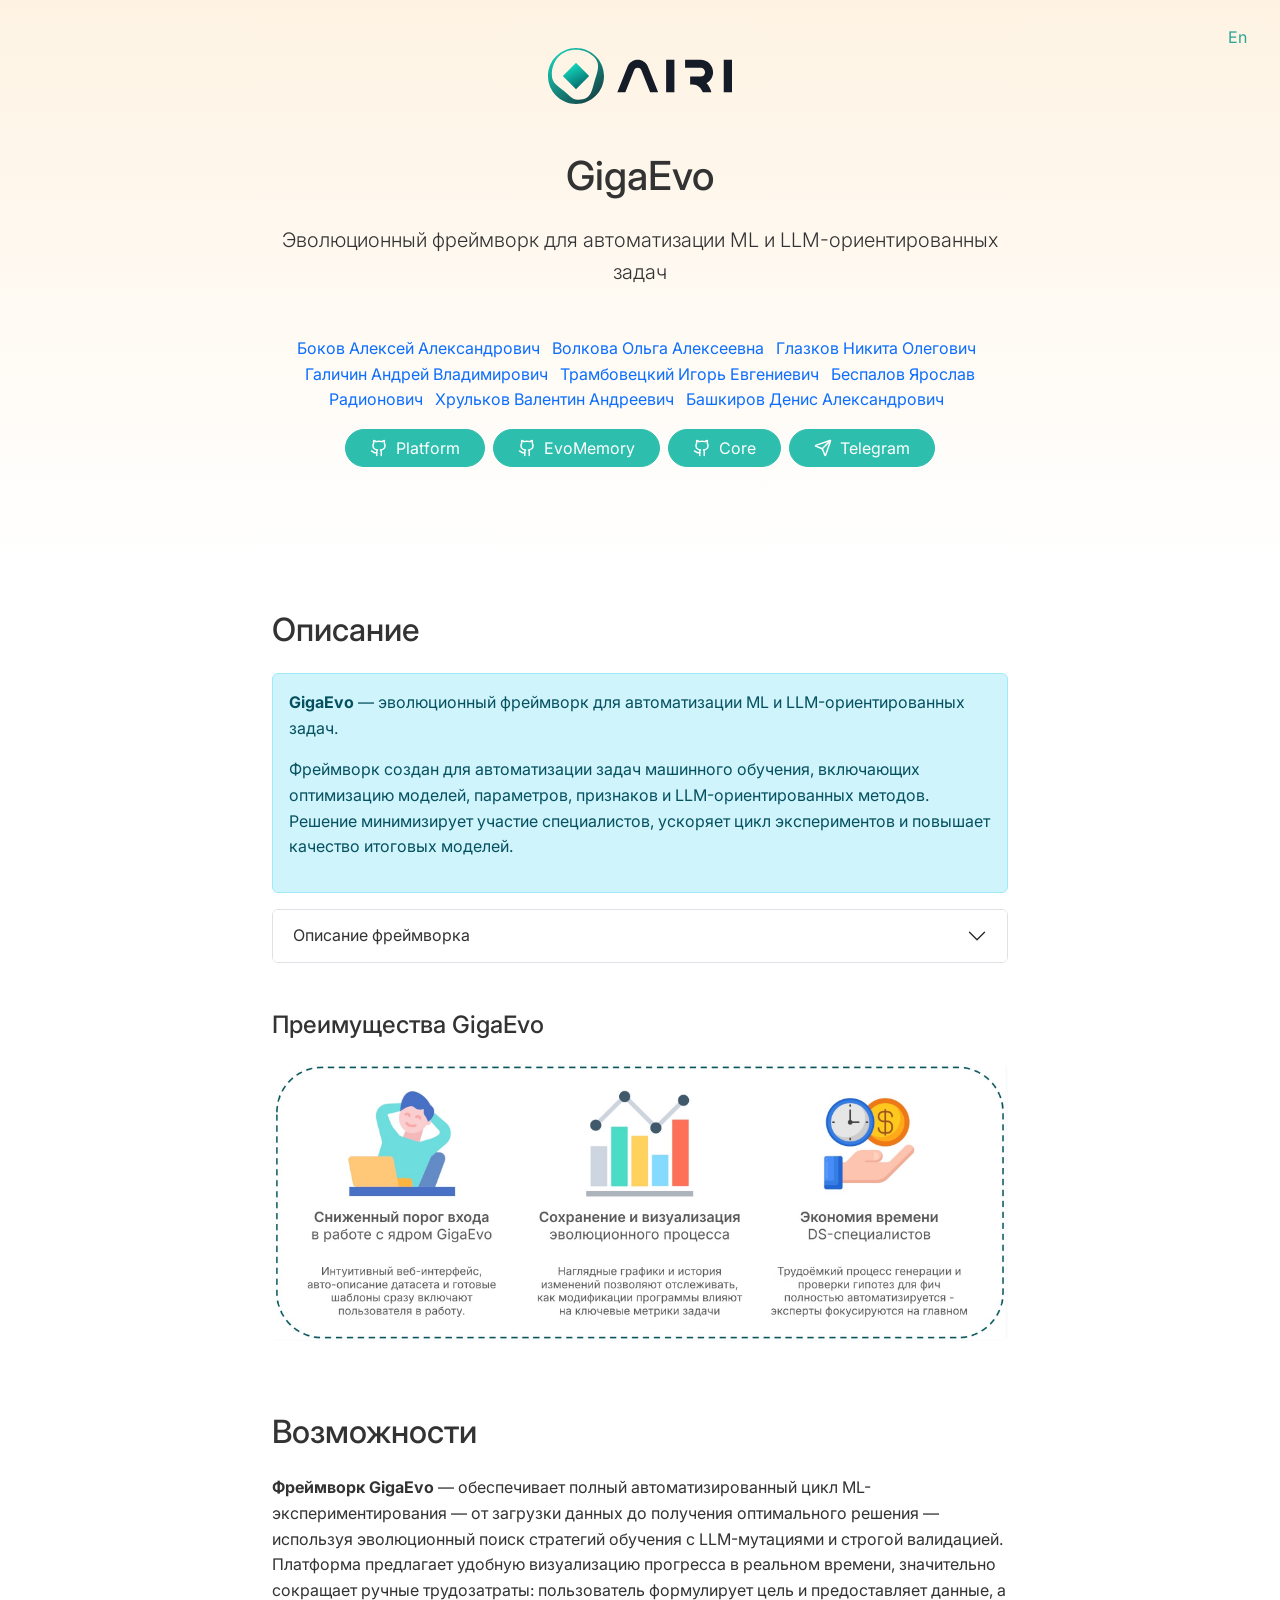
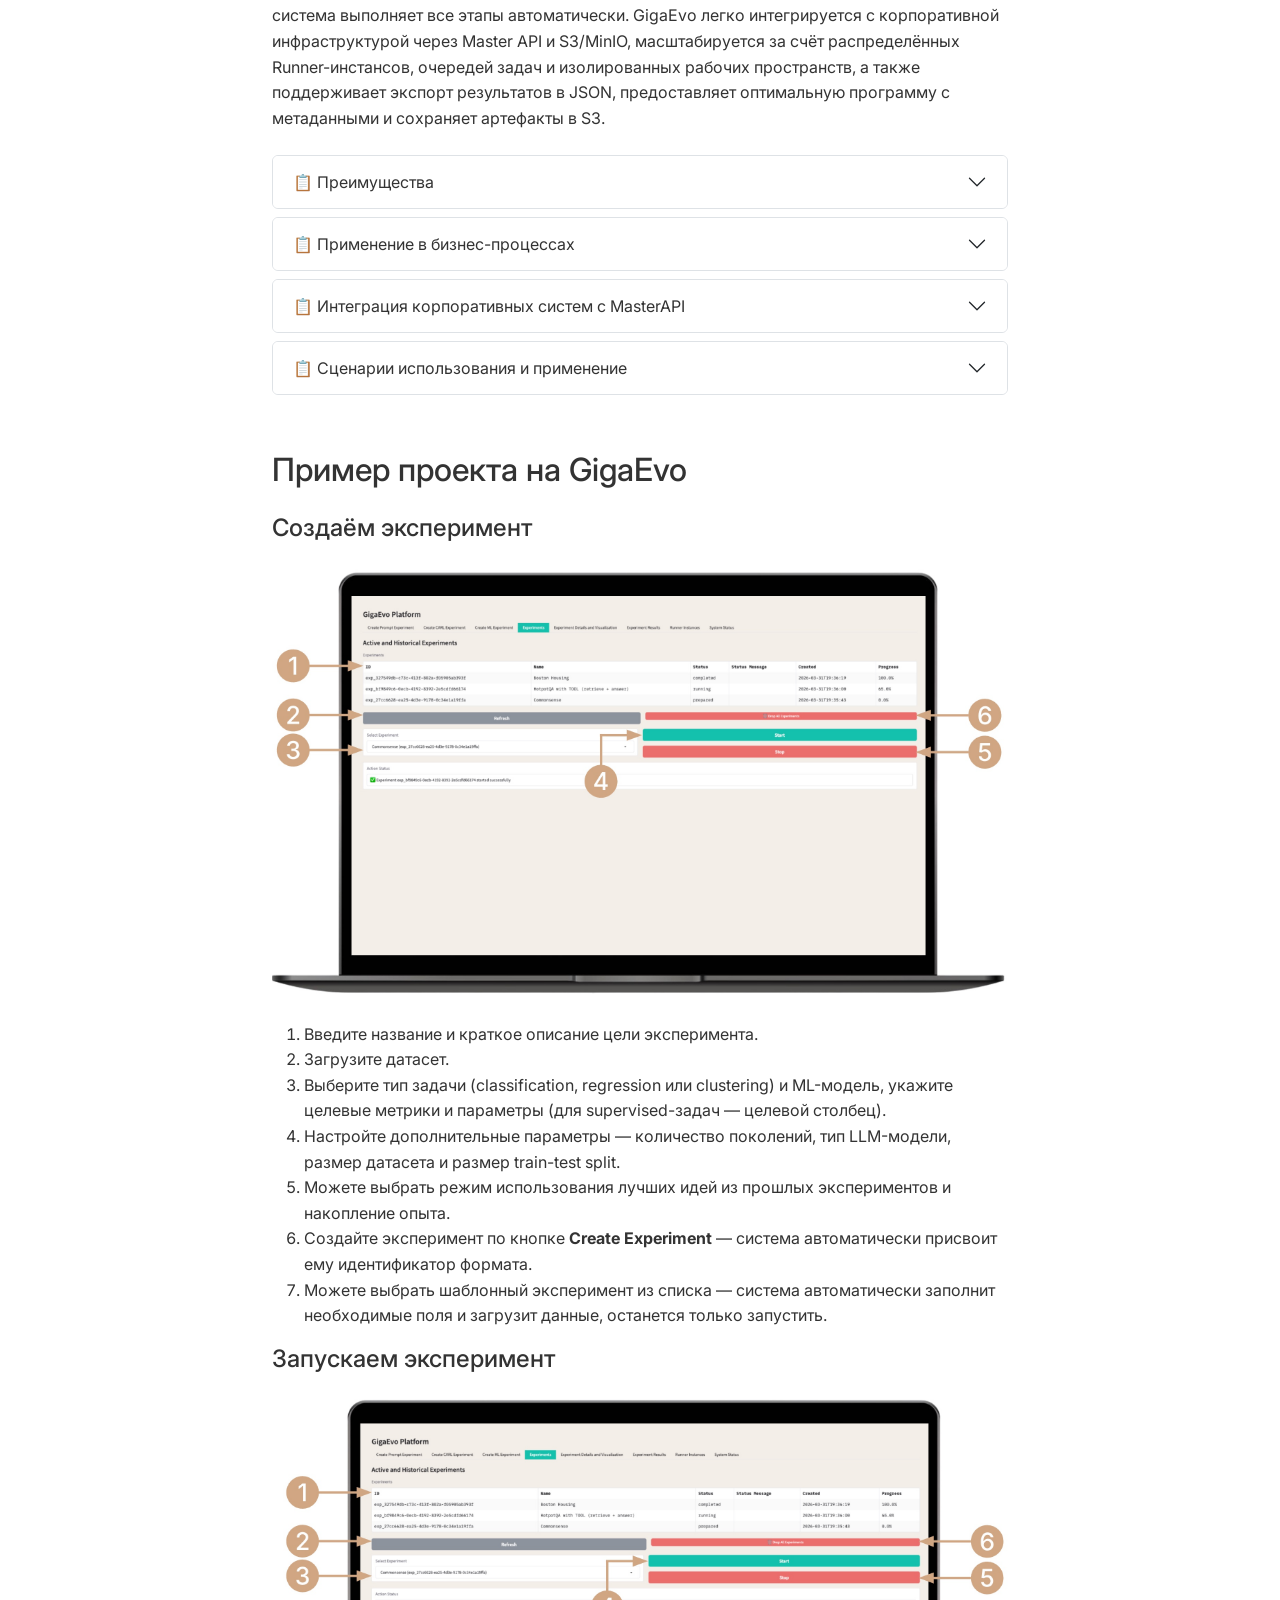
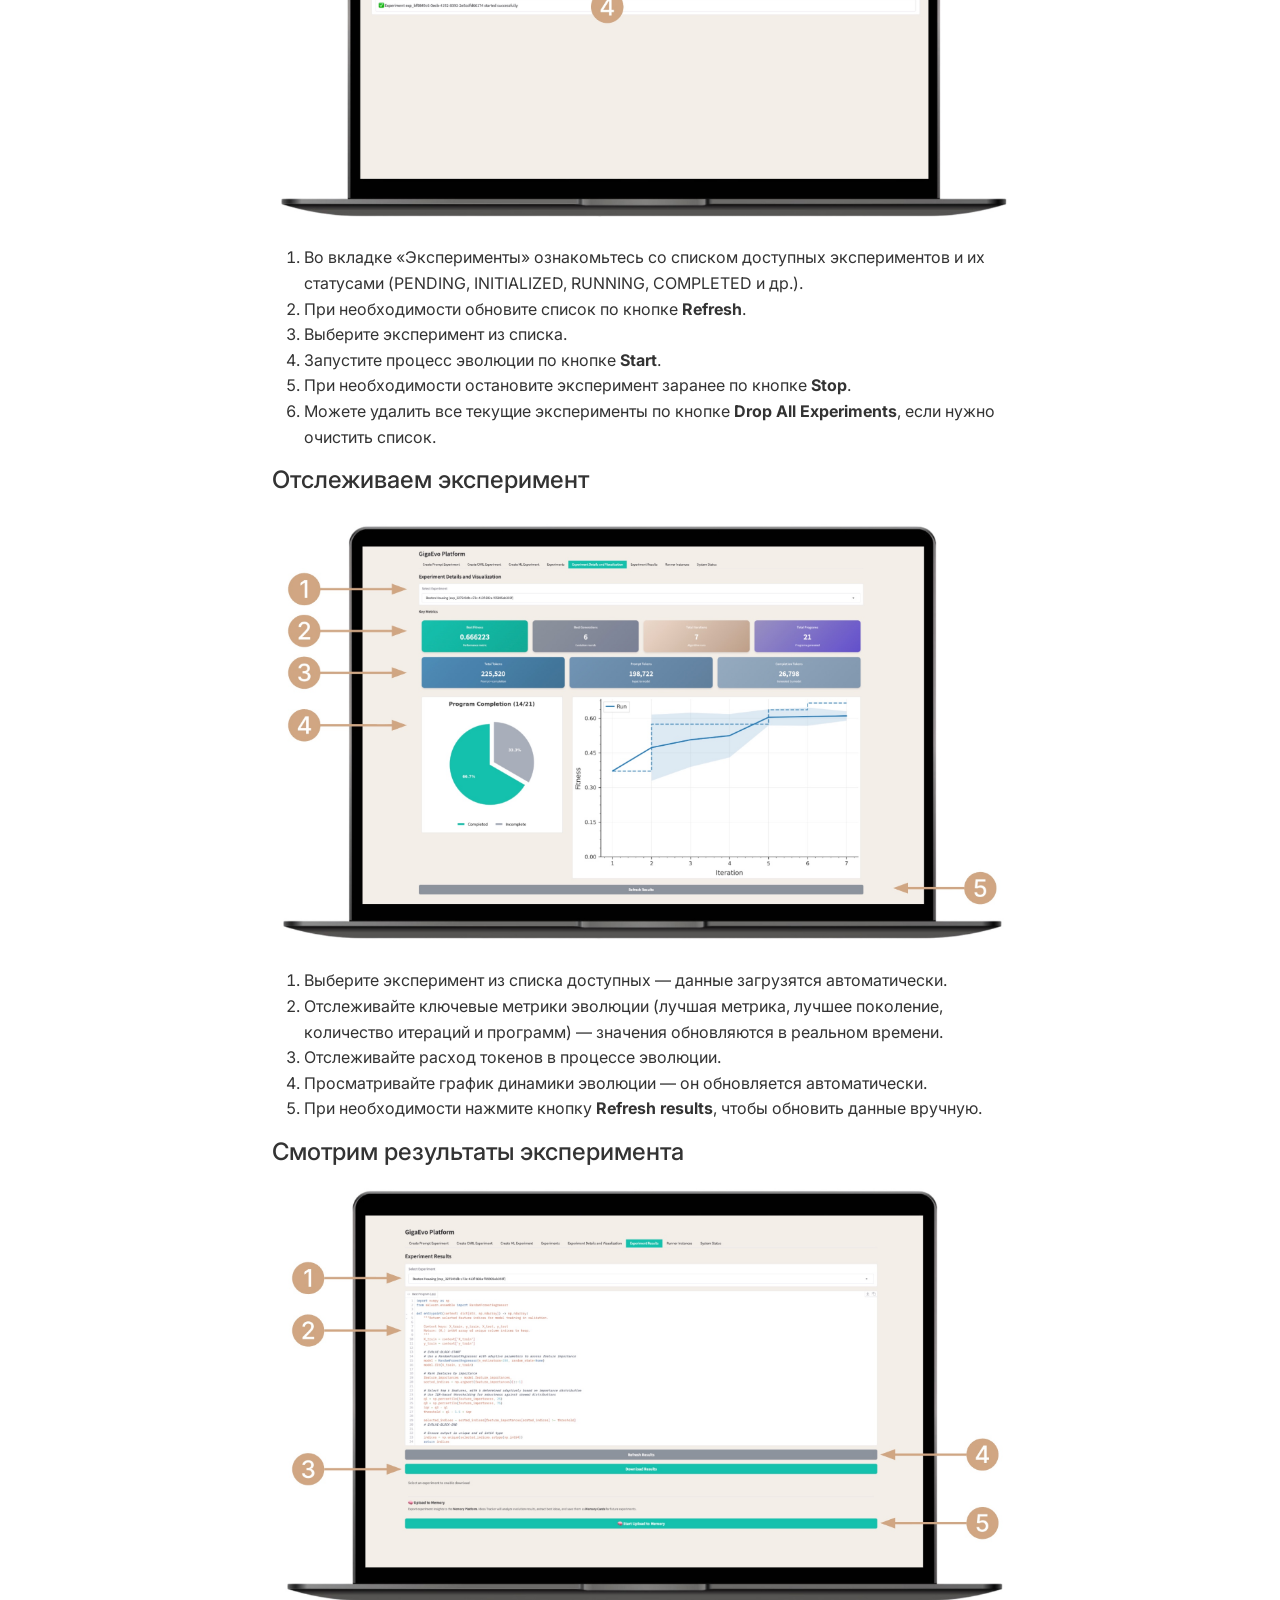
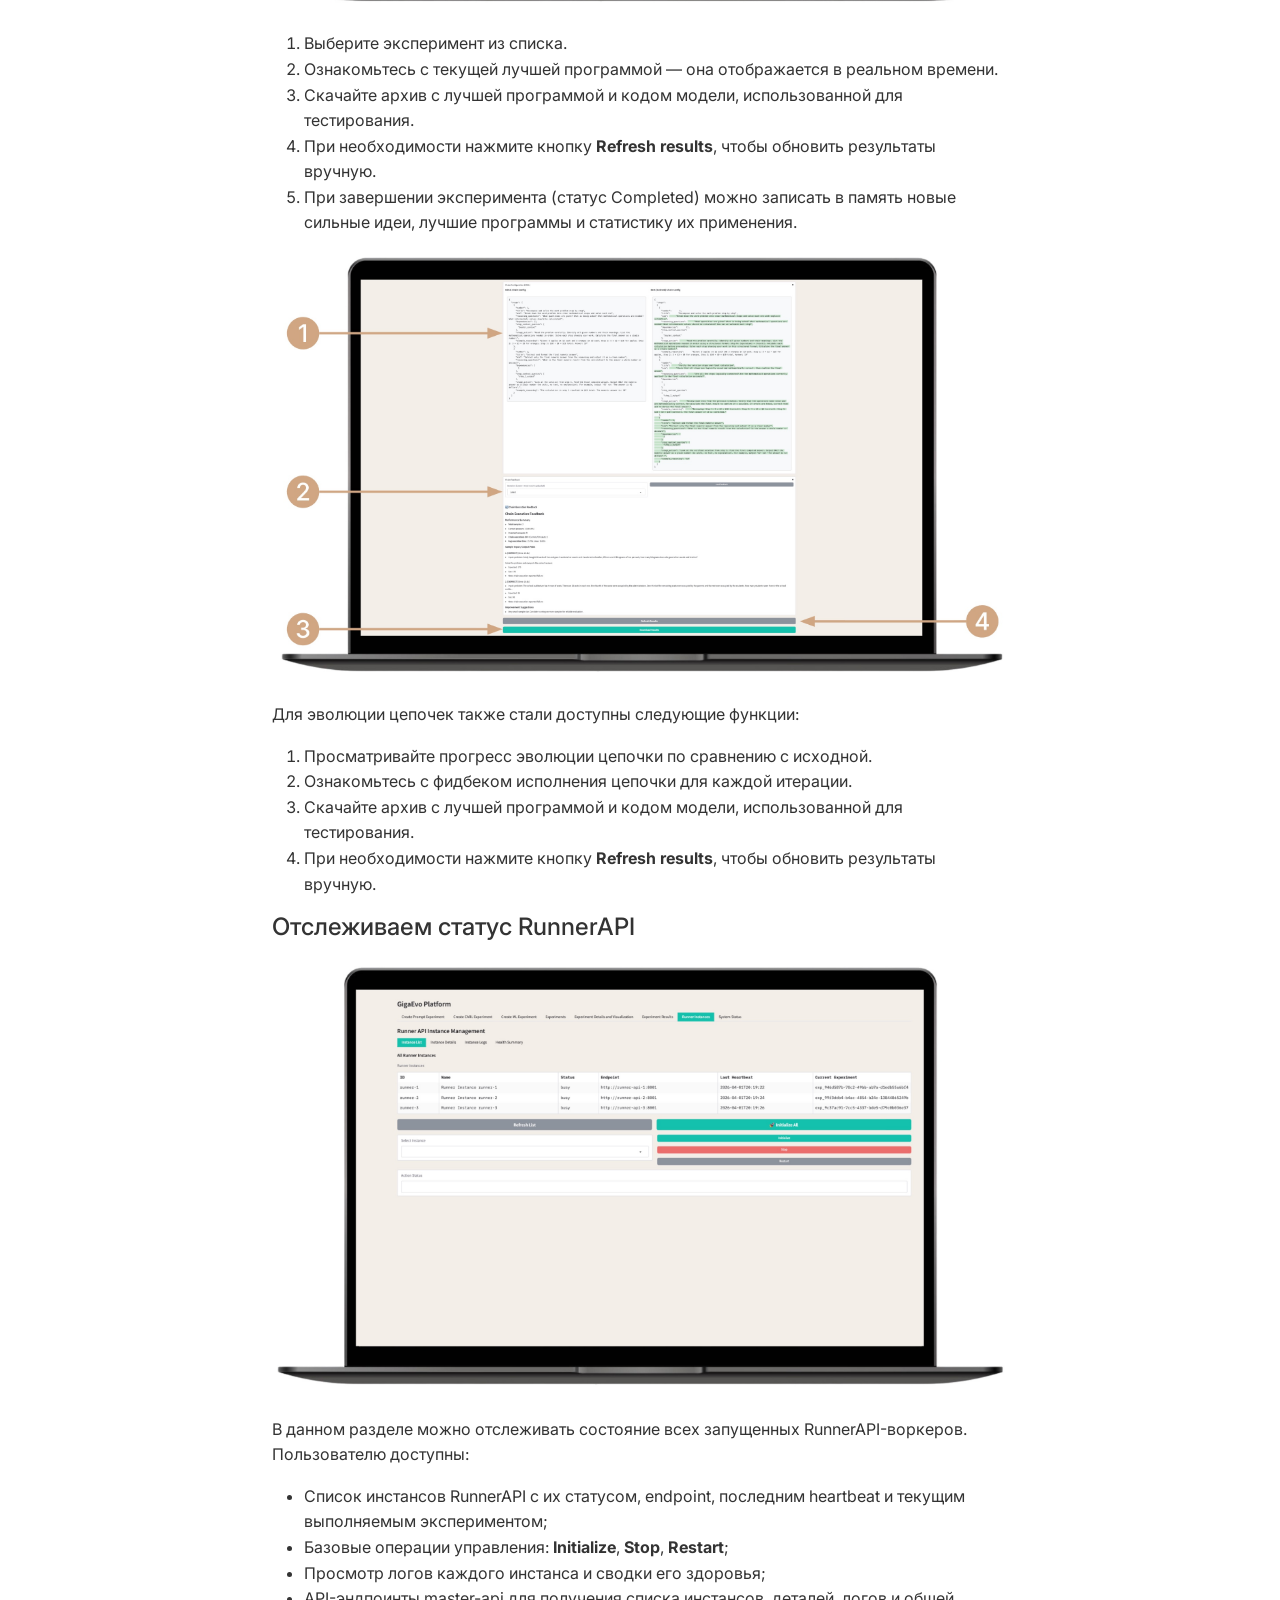
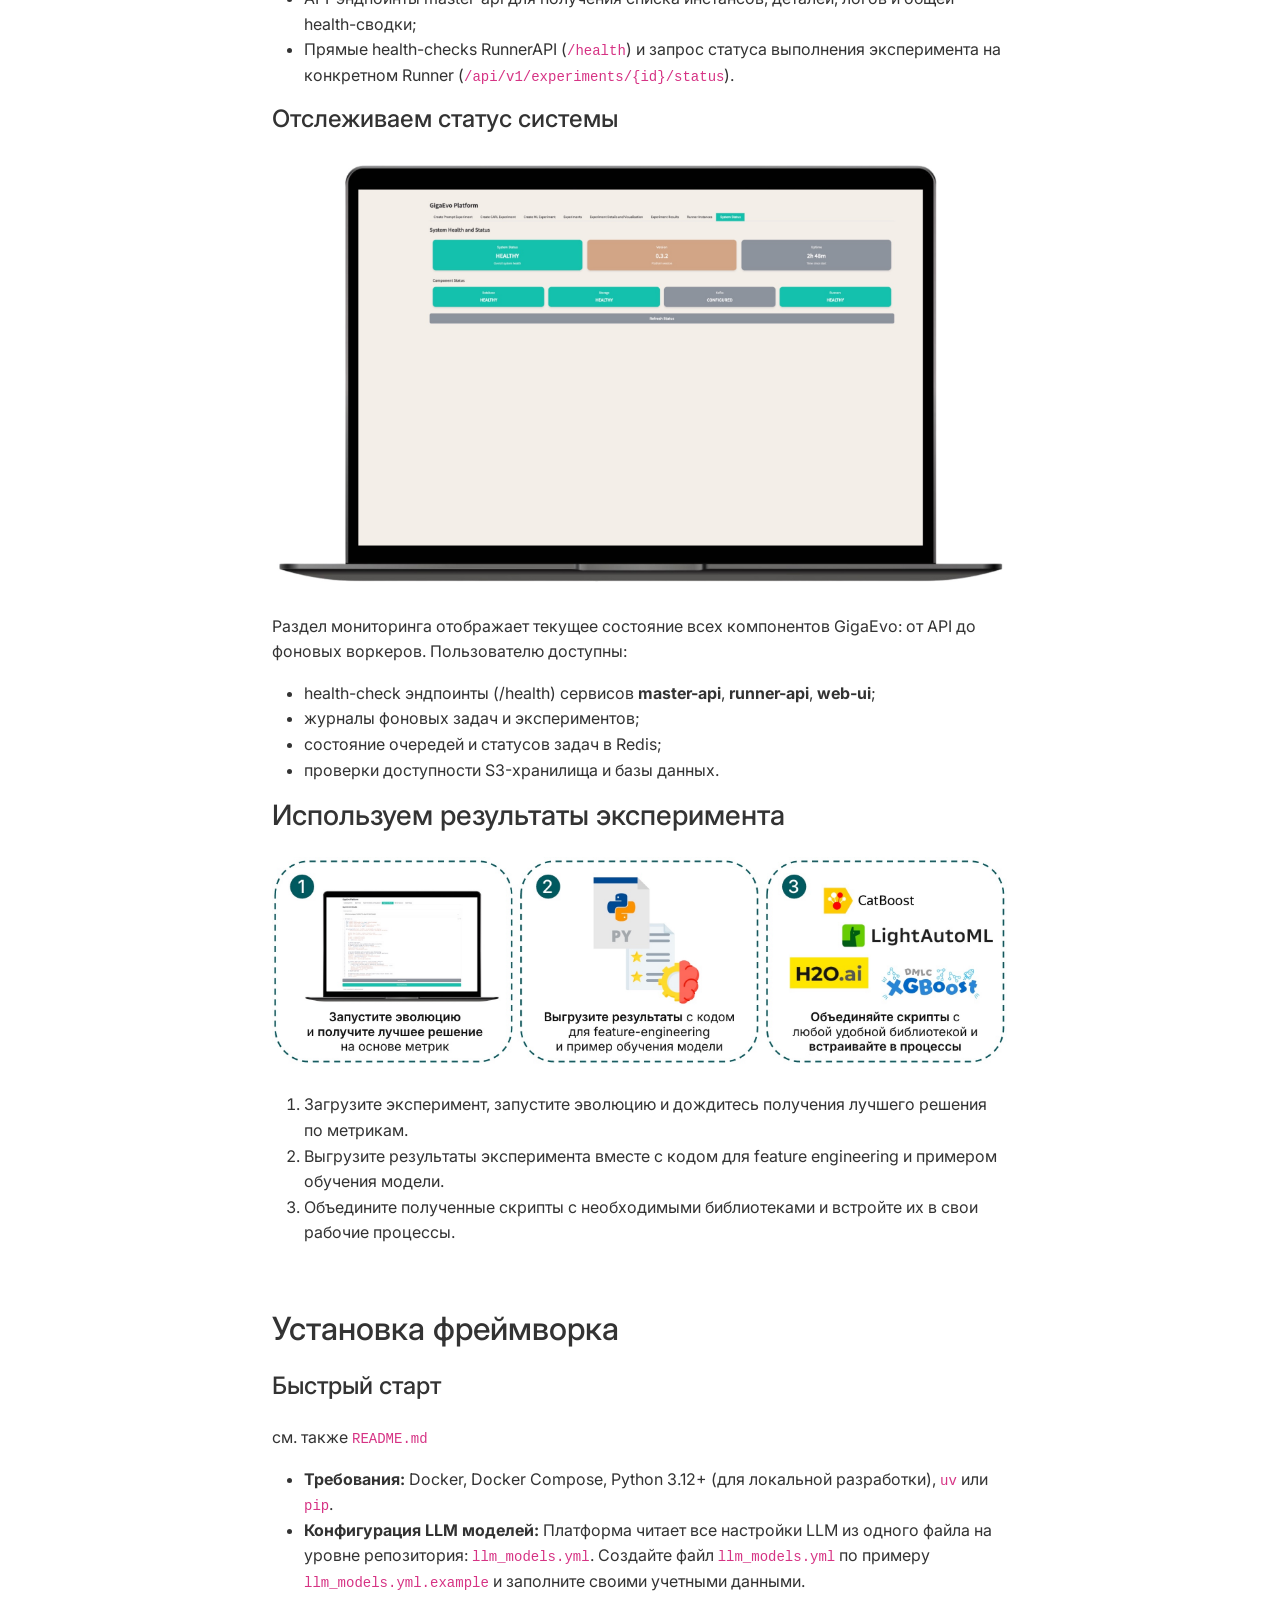
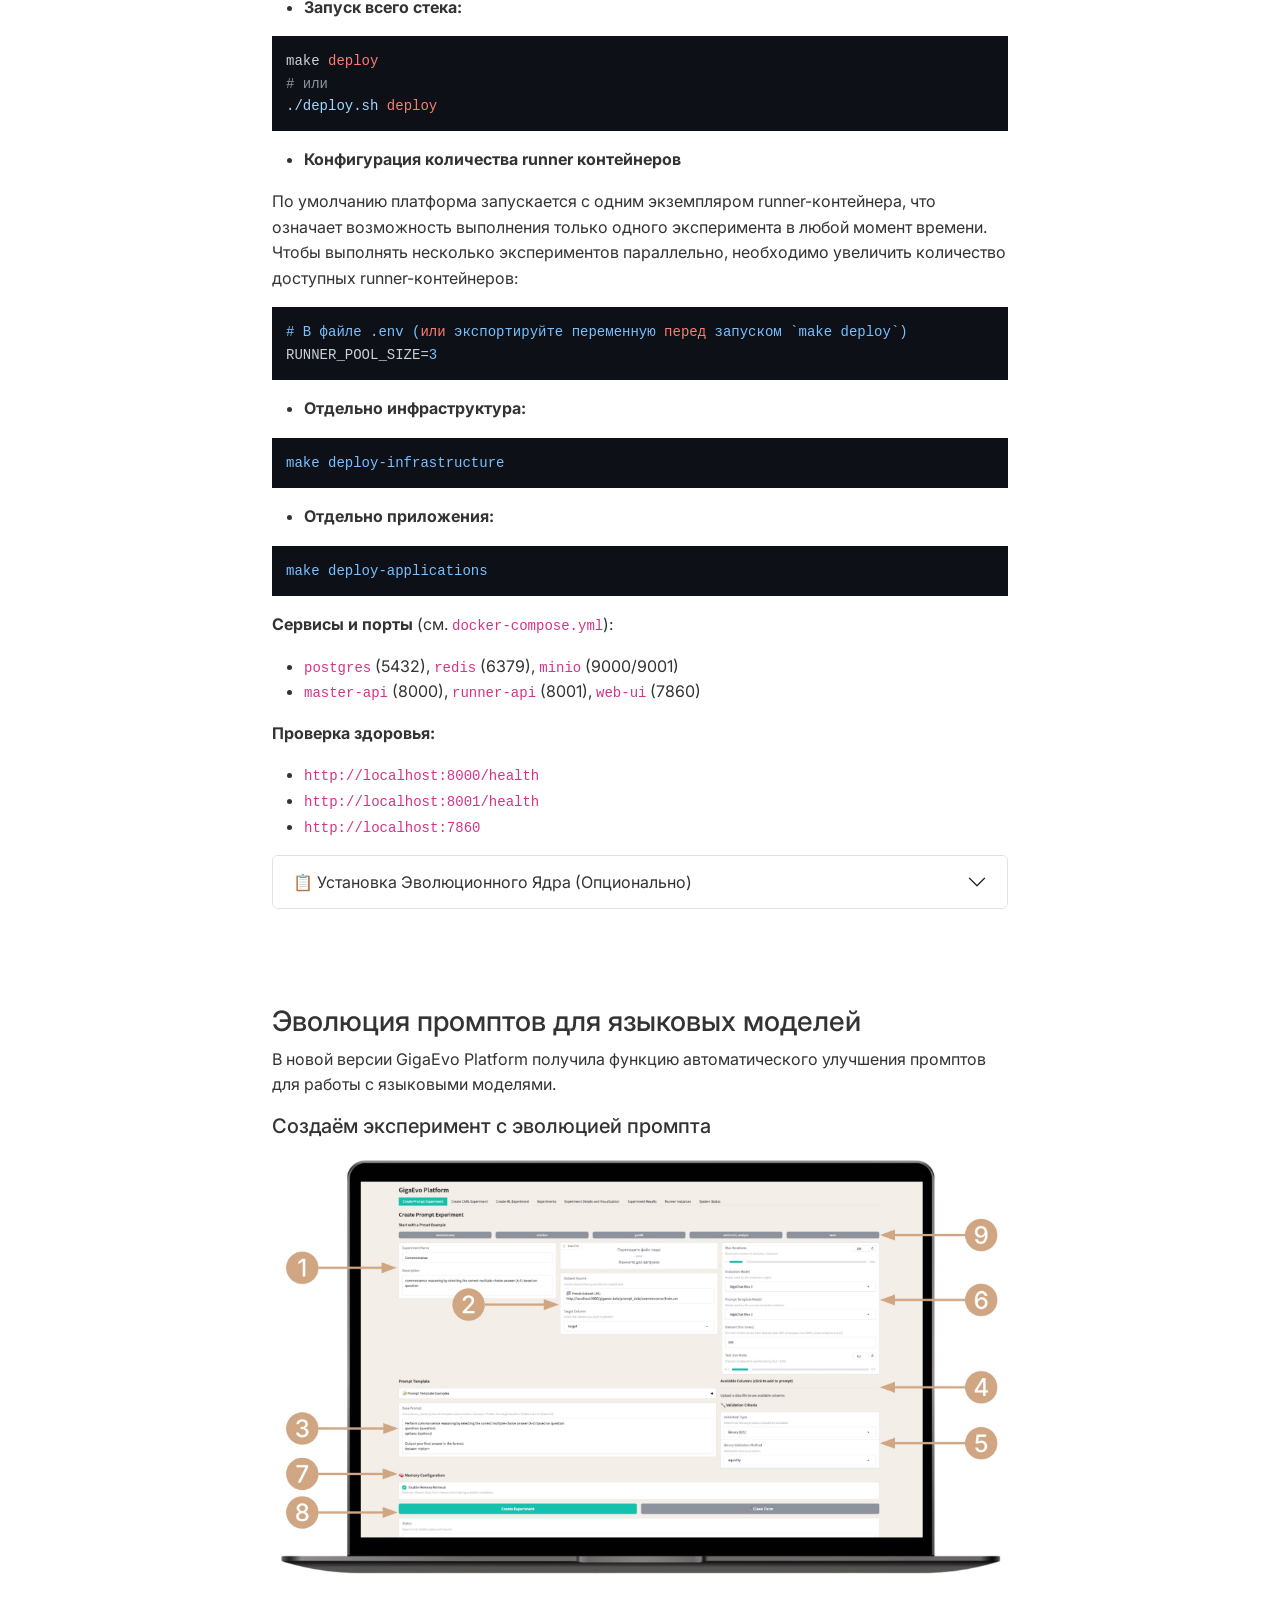
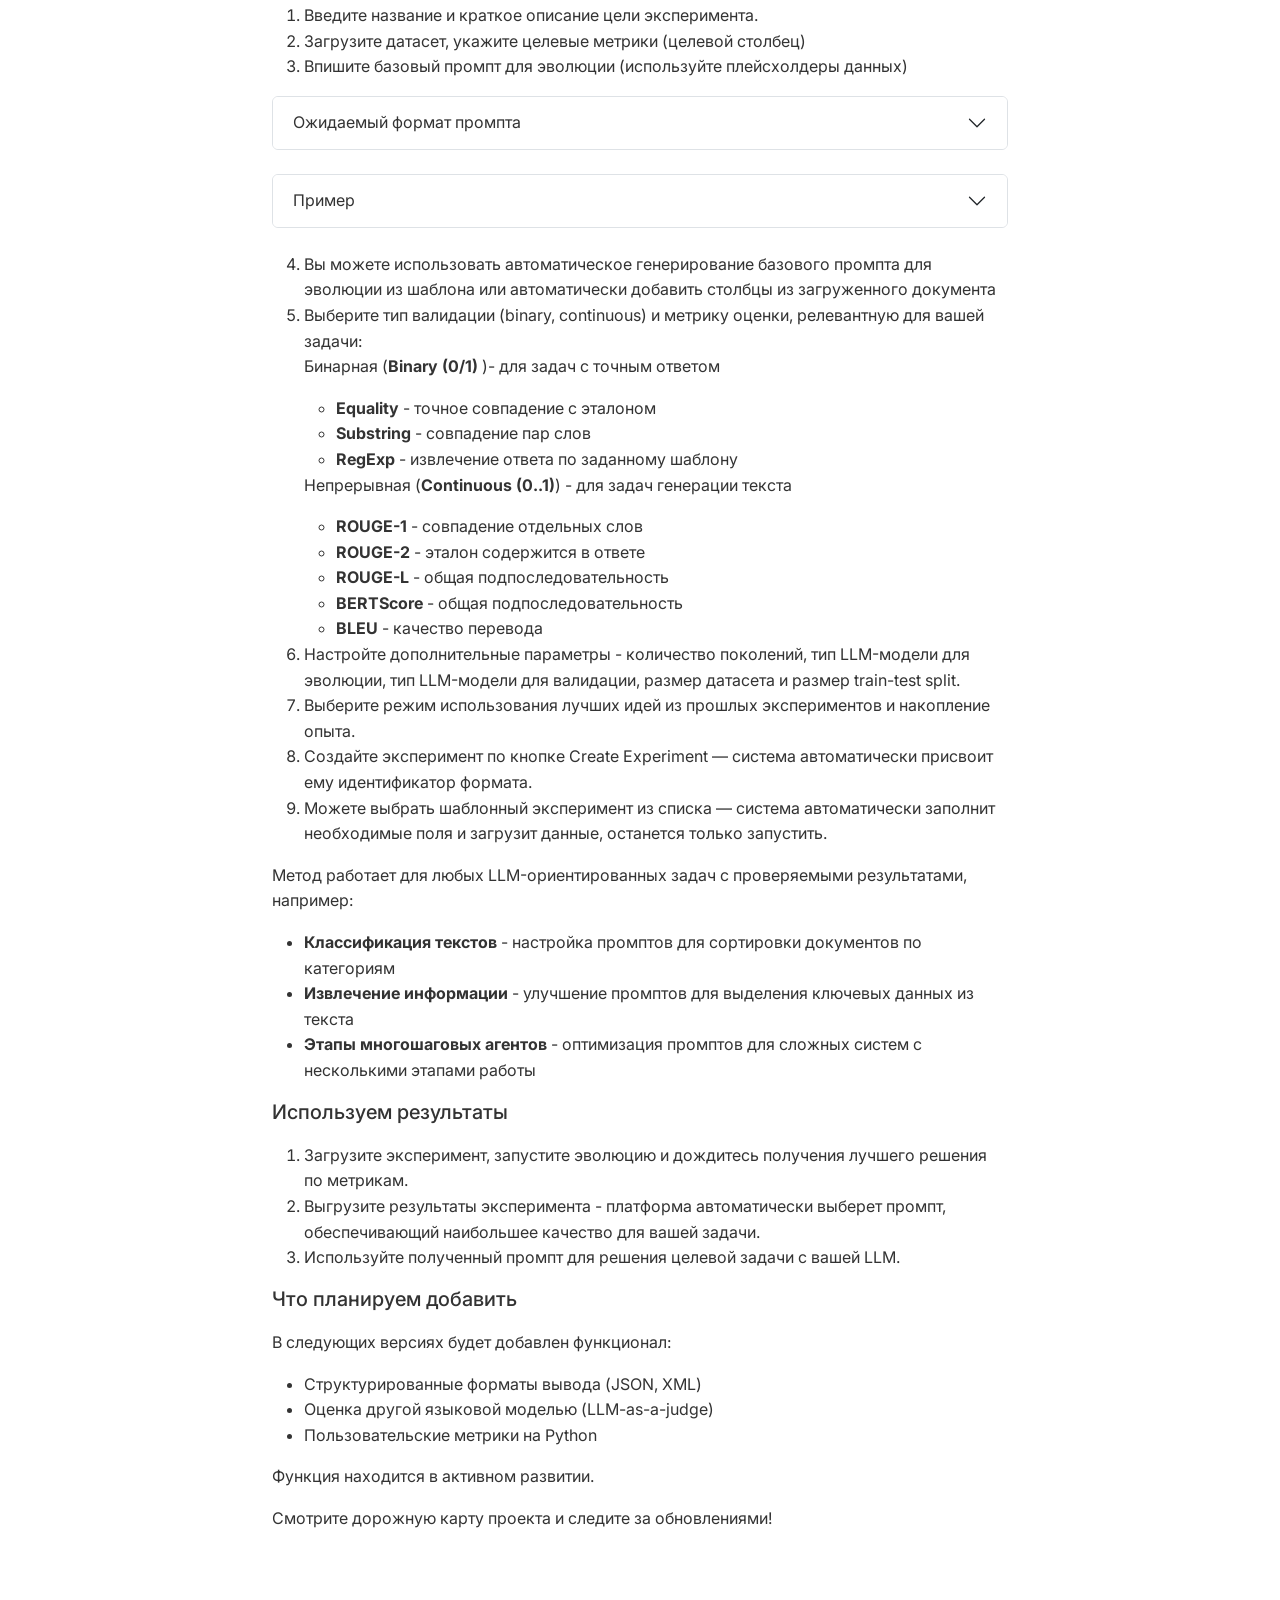
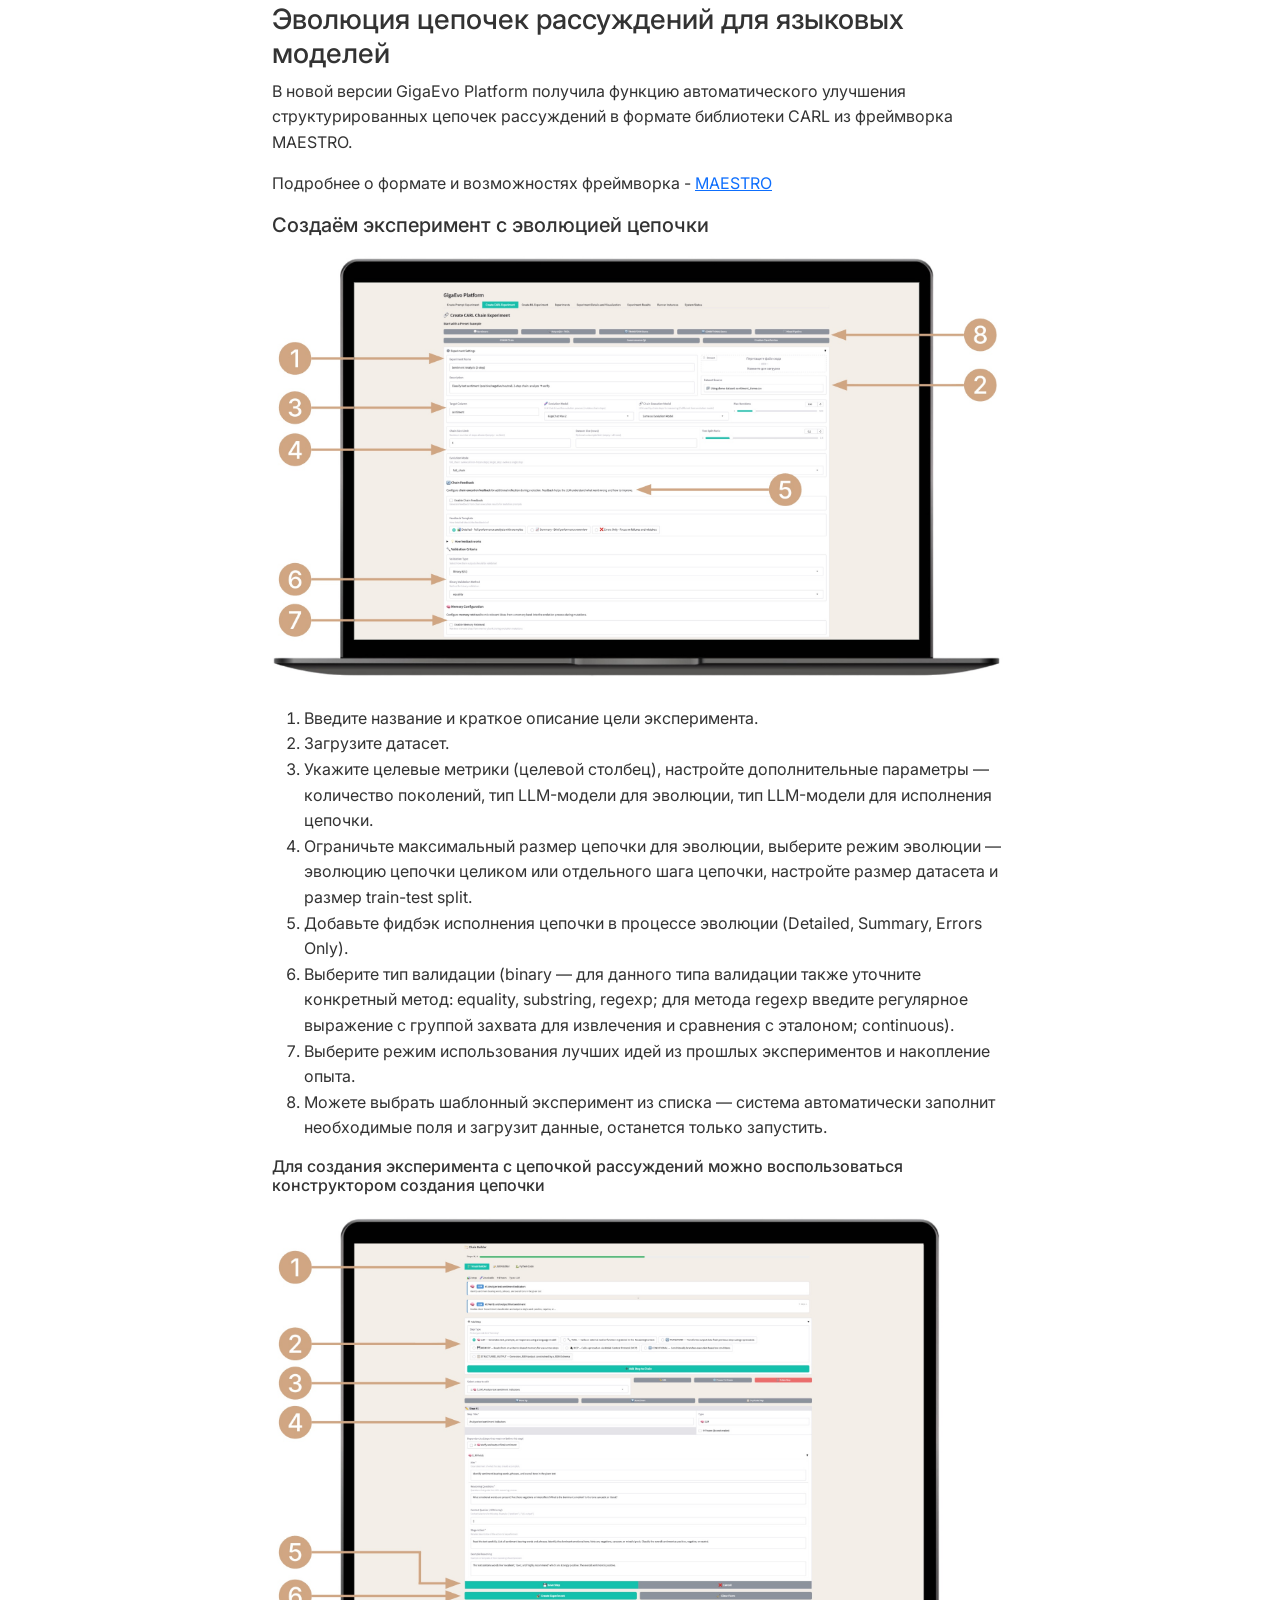
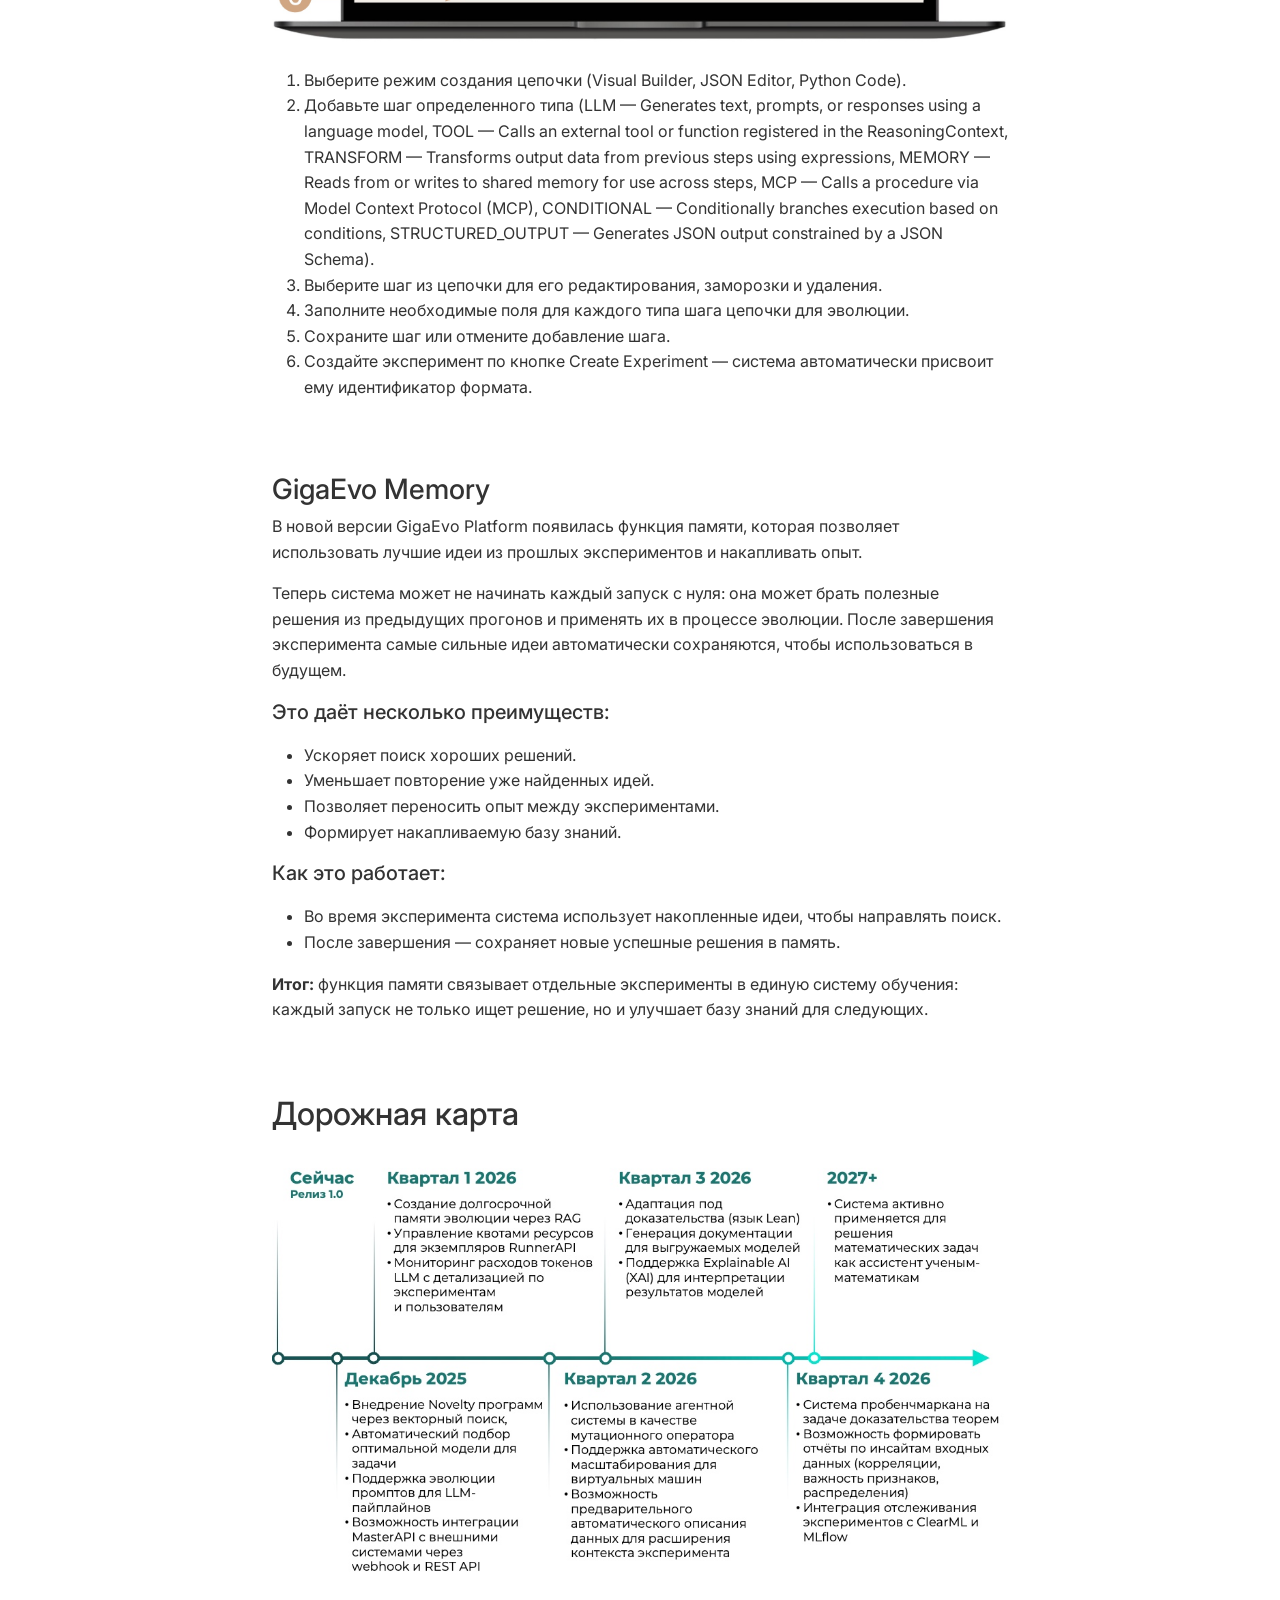
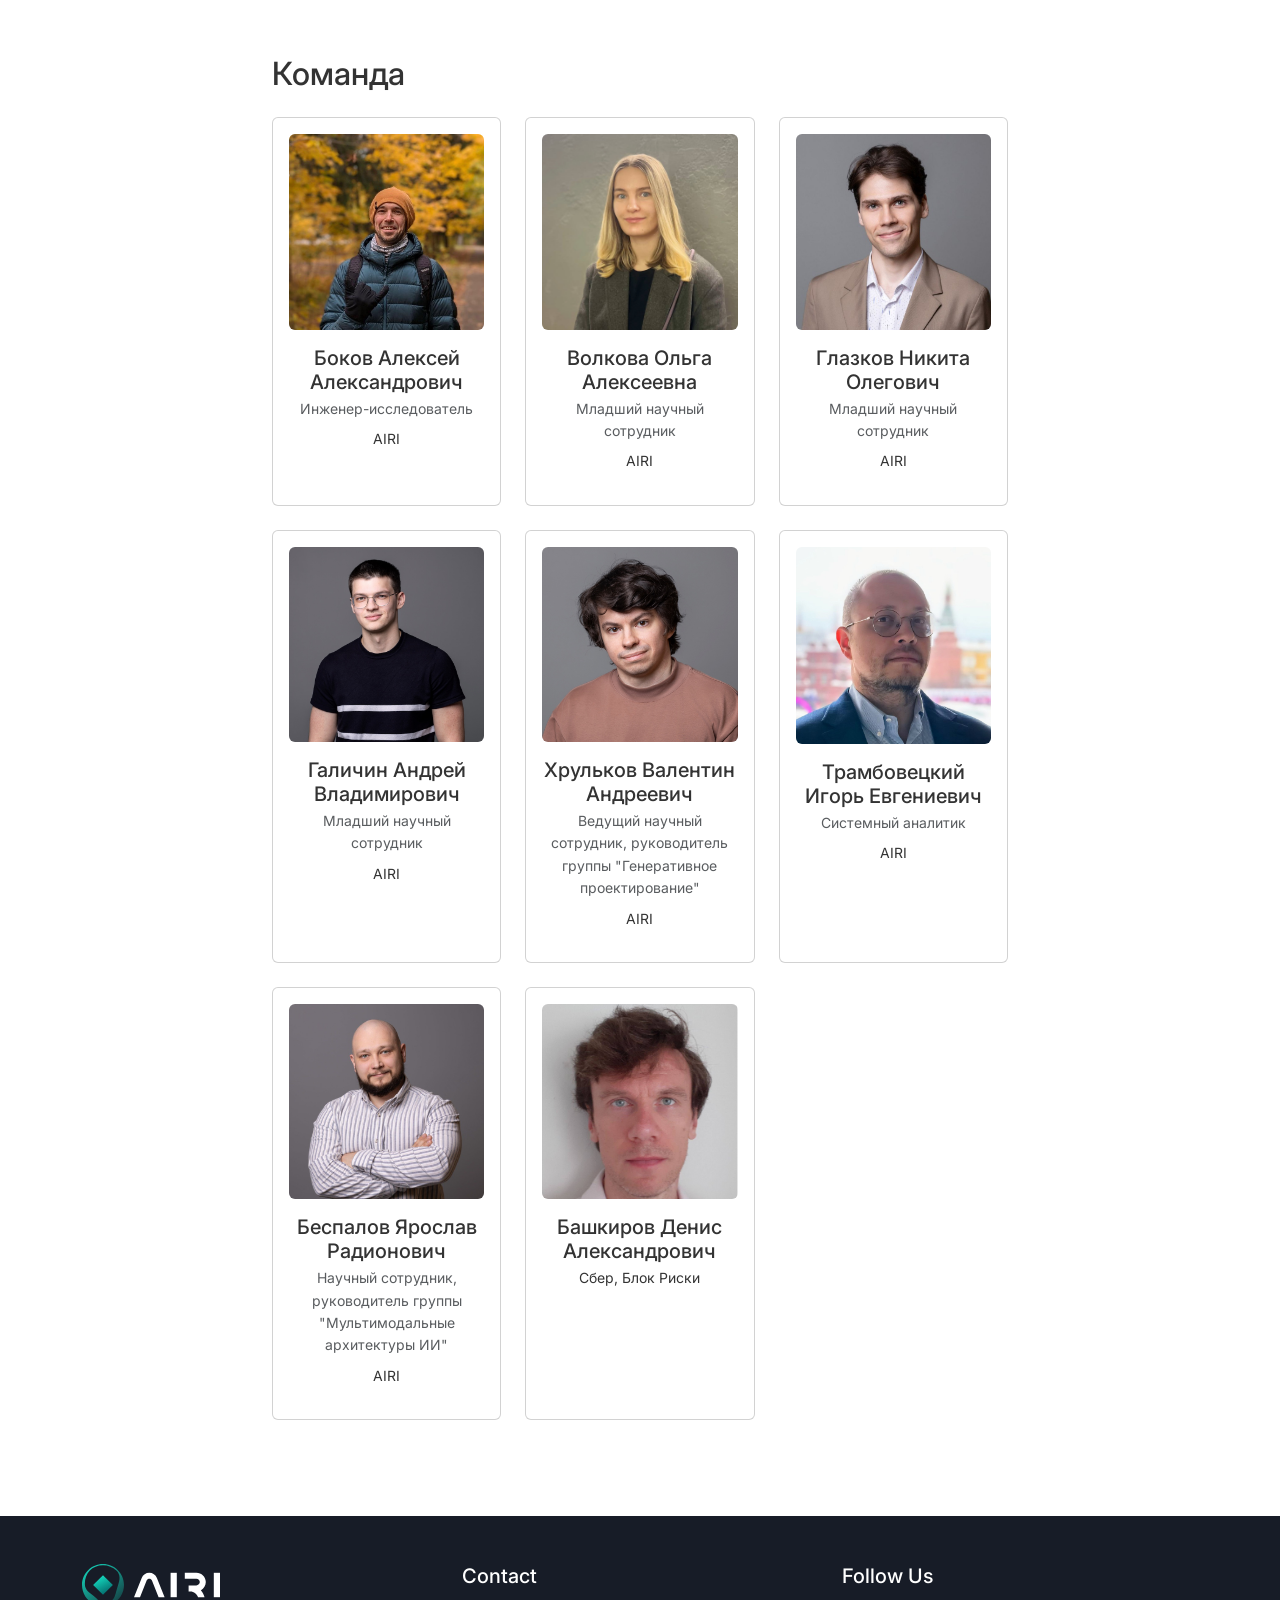
<file: docs/index.html>
<!doctype html>
<html lang="ru">
    <head>
        <meta charset="UTF-8" />
        <meta name="viewport" content="width=device-width, initial-scale=1.0" />
        <title>GigaEvo</title>

        <link rel="icon" type="image/svg+xml" href="favicon.png" />

        <!-- ===== Fonts ===== -->
        <link rel="preconnect" href="https://fonts.googleapis.com" />
        <link rel="preconnect" href="https://fonts.gstatic.com" crossorigin />
        <link
            href="https://fonts.googleapis.com/css2?family=Inter:ital,opsz,wght@0,14..32,100..900;1,14..32,100..900&display=swap"
            rel="stylesheet"
        />

        <!-- ===== Styles ===== -->
        <link rel="stylesheet" href="styles/bundle.css" />
        <link rel="stylesheet" href="styles/template.css" />
        <link rel="stylesheet" href="styles/custom.css" />

        <!-- ===== JavaScript Libraries ===== -->
        <script src="scripts/bundle.js"></script>
        <script src="scripts/custom.js"></script>
    </head>

    <body class="layout">
        <!-- =====================================================
             HEADER SECTION
             ===================================================== -->
        <header
            id="page-header"
            class="mb-5 pt-5 pb-5"
            style="background: linear-gradient(180deg, rgb(254, 243, 227) 0%, rgba(255, 255, 255, 1) 100%)"
        >
            <div class="container">
                <div class="row justify-content-center">
                    <div class="col-lg-8 text-center">
                        <!-- Logo Section -->
                        <div class="d-flex flex-wrap justify-content-center gap-3 mb-5">
                            <img class="w-25" src="images/airi_logo_black.svg" alt="AIRI" />
                        </div>

                        <!-- Title -->
                        <h1 class="mb-4">GigaEvo</h1>
                        <p class="lead mb-5">
                        Эволюционный фреймворк для автоматизации ML и LLM-ориентированных задач
                        </p>

                        <!-- Authors -->
                        <div class="mb-3">
                            <a href="#team" class="text-decoration-none me-2">Боков Алексей Александрович</a>
                            <a href="#team" class="text-decoration-none me-2">Волкова Ольга Алексеевна</a>
                            <a href="#team" class="text-decoration-none me-2">Глазков Никита Олегович</a>
                            <a href="#team" class="text-decoration-none me-2">Галичин Андрей Владимирович</a>
                            <a href="#team" class="text-decoration-none me-2">Трамбовецкий Игорь Евгениевич</a>
                            <a href="#team" class="text-decoration-none me-2">Беспалов Ярослав Радионович</a>
                            <a href="#team" class="text-decoration-none me-2">Хрульков Валентин Андреевич</a>
                            <a href="#team" class="text-decoration-none me-2">Башкиров Денис Александрович</a>
                        </div>

                        <!-- Action Buttons -->
                        <div class="mb-5 d-flex flex-wrap flex-row gap-2 justify-content-center">
                            <a href="https://github.com/AIRI-Institute/gigaevo-platform" class="btn btn-primary d-flex align-items-center gap-2 px-4">
                                <i data-lucide="github" width="18" height="18"></i>
                                <span>Platform</span>
                            </a>
                            <a href="https://github.com/AIRI-Institute/gigaevo-memory" class="btn btn-primary d-flex align-items-center gap-2 px-4">
                                <i data-lucide="github" width="18" height="18"></i>
                                <span>EvoMemory</span>
                            </a>
                            <a href="https://github.com/FusionBrainLab/gigaevo-core" class="btn btn-primary d-flex align-items-center gap-2 px-4">
                                <i data-lucide="github" width="18" height="18"></i>
                                <span>Core</span>
                            </a>
                            <a href="https://t.me/maestrogigaevo" class="btn btn-primary d-flex align-items-center gap-2 px-4">
                                <i data-lucide="send" width="18" height="18"></i>
                                <span>Telegram</span>
                            </a>
                        </div>
                        <div style="position:absolute; top:25px; right:25px">
                            <a href="index-en.html" class="text-decoration-none me-2">
                                <span style="color:#2ba596">En</span>
                            </a>
                        </div>
                    </div>
                </div>
            </div>
        </header>

        <!-- =====================================================
             NAV CONTENT
             ===================================================== -->
        <nav
            id="page-navbar"
            class="navbar navbar-light flex-column align-items-stretch p-3 d-none d-lg-block"
            style="
                position: fixed;
                top: 80px;
                left: 20px;
                width: 220px;
                max-height: calc(100vh - 140px);
                overflow-y: auto;
                z-index: 1000;
                opacity: 0;
                visibility: hidden;
            "
        >
            <h6 class="navbar-brand mb-3">Оглавление</h6>
            <nav class="nav nav-pills flex-column">
                <a class="nav-link" href="#abstract">Описание</a>
                <a class="nav-link" href="#capabilities">Возможности</a>
                <a class="nav-link" href="#ui-usage">Пример проекта на GigaEvo</a>
                <a class="nav-link" href="#installation">Установка GigaEvo</a>
                <a class="nav-link" href="#evolution">Эволюция промптов для языковых моделей</a>
                <a class="nav-link" href="#evolution_chain">Эволюция цепочек рассуждений для языковых моделей</a>
                <a class="nav-link" href="#evo_memory">Память</a>
                <a class="nav-link" href="#roadmap">Дорожная карта</a>
                <a class="nav-link" href="#team">Команда</a>
            </nav>
        </nav>

        <!-- =====================================================
             MAIN CONTENT
             ===================================================== -->
        <main
            id="page-main"
            data-bs-spy="scroll"
            data-bs-target="#page-navbar"
            data-bs-root-margin="0px 0px -40%"
            tabindex="0"
            class="position-relative pb-5"
        >
            <!-- abstract -->
            <section class="mb-5" id="abstract">
                <div class="container">
                    <div class="row justify-content-center">
                        <div class="col-lg-8">
                            <h2 class="mb-4">Описание</h2>
                            <div class="alert alert-info">
                                <p class="mb-0">
                                   <p><strong>GigaEvo</strong> — эволюционный фреймворк для автоматизации ML и LLM-ориентированных задач. 

                                    <p>Фреймворк создан для автоматизации задач машинного обучения, включающих оптимизацию моделей, 
                                    параметров, признаков и LLM-ориентированных методов. Решение минимизирует участие специалистов, 
                                    ускоряет цикл экспериментов и повышает качество итоговых моделей.</p>

                                </p>
                            </div>
                            <div class="accordion mb-5">
                                <div class="accordion-item">
                                    <h3 class="accordion-header">
                                        <button class="accordion-button collapsed" type="button" data-bs-toggle="collapse" data-bs-target="#frameworkDescr">
                                            Описание фреймворка
                                        </button>
                                    </h3>
                                        <div id="frameworkDescr" class="accordion-collapse collapse">
                                            <div class="accordion-body">
                                                <!-- Основной заголовок секции -->
                                                <h4 class="mb-4">Архитектура решения и эксплуатация</h4>

                                                <p>Архитектура реализует модульный эволюционный подход, в котором каждая программа — это уникально идентифицированная эволюционная единица, содержащая исходный код, состояние жизненного цикла, метрики, информацию о родословной и результаты выполнения. Все данные хранятся в слое Redis с поддержкой конкурентного доступа и отслеживания в реальном времени.</p>
                                                <p>Исполнение программ организовано с помощью асинхронного фреймворка на основе направленного ациклического графа (DAG), реализованного в Python с использованием asyncio, что обеспечивает параллельное выполнение как между программами, так и внутри отдельных программных потоков.</p>
                                                <p>Каждая стадия DAG выполняет самостоятельные операции:</p>
                                                <ul class="feature-list">
                                                    <li><strong>Исполнение кода</strong> — выполнение программ</li>
                                                    <li><strong>Валидация</strong> — проверка корректности результатов</li>
                                                    <li><strong>Анализ сложности</strong> — оценка вычислительных характеристик</li>
                                                    <li><strong>Вызовы LLM</strong> — интеграция с языковыми моделями</li>
                                                </ul>
                                                <p>Стадии соединены через зависимости передачи данных и порядка выполнения. Планировщик управляет кэшированием и условным пропуском стадий.</p>
                                                <p>Асинхронный эволюционный движок реализует алгоритм MAP-Elites, поддерживающий разнообразный архив высокоэффективных программ по показателям приспособленности и корректности, включая одно- и многоостровные конфигурации с периодической миграцией решений.</p>
                                                <p>Операция мутации осуществляется агентом на базе LangGraph, который формирует подсказки (prompts) на основе контекста задачи, родительских программ и метрик, поддерживая как дифф-ориентированные, так и переписанные мутации, а также маршрутизацию между несколькими моделями LLM.</p>
                                                <p>Управление конфигурацией и экспериментами выполняется с помощью Hydra, использующей иерархические YAML-файлы для воспроизводимости и быстрой настройки экспериментов.</p>
                                                <p>Новые задачи оптимизации задаются через директорию со спецификацией, включающую описание задачи, декларативные схемы метрик, скрипты валидации и исходные программы, что обеспечивает независимость определения задачи от вычислительного ядра и упрощает интеграцию новых доменов.</p>

                                                <!-- Схема архитектуры -->
                                                <div class="mb-4">   
                                                    <a
                                                        href="images/scheme.jpg"
                                                        data-fancybox="single"
                                                        data-caption="Model Architecture Diagram"
                                                    >
                                                        <img src="images/scheme.jpg" alt="Architecture" class="img-fluid rounded" />
                                                    </a>
                                                </div> 
                                                
                                                <script>
                                                    // Initialize Fancybox
                                                    Fancybox.bind('[data-fancybox]', {
                                                        // Custom options
                                                    });
                                                </script>
                                                <!-- Описание устройства -->
                                                <p>Система позволяет запустить несколько экспериментов благодаря одновременной работе нескольких экземпляров RunnerAPI, управляемых главным модулем под названием Master API. Получая запрос, управляющий сервис сохраняет все метаданные и датасет эксперимента для поддержки воспроизведения результатов.</p>

                                                <p><strong>GigaEvo</strong> реализует микросервисную архитектуру с тремя основными компонентами, которые работают совместно для обеспечения масштабируемого управления экспериментами машинного обучения:</p>

                                                <ul>
                                                    <li><strong>Master API</strong> работает на порту 8000 и служит центральным сервисом оркестрации, отвечающим за координацию и управление экспериментами.</li>
                                                    <li><strong>Множественные экземпляры Runner API</strong> работают на портах 8001 и далее, предоставляя распределенные сервисы выполнения задач, которые запускают фактические эксперименты.</li>
                                                    <li><strong>WebUI</strong> работает на порту 7860, предлагая пользователям браузерный интерфейс для создания экспериментов и мониторинга их прогресса в реальном времени.</li>
                                                </ul>


                                                <!-- Подробнее о хранении данных -->
                                                <div class="accordion mb-4">
                                                    <div class="accordion-item">
                                                        <h3 class="accordion-header">
                                                            <button class="accordion-button collapsed" type="button" data-bs-toggle="collapse" data-bs-target="#storeDataFunctions">
                                                                Подробнее о хранении данных
                                                            </button>
                                                        </h3>
                                                        <div id="storeDataFunctions" class="accordion-collapse collapse">
                                                            <div class="accordion-body">
                                                                <p><strong>PostgreSQL</strong> служит основной базой данных для хранения конфигураций экспериментов и информации о статусе на протяжении их жизненного цикла. Она управляет метаданными экземпляров runner, включая статус здоровья и доступность, поддерживая комплексный реестр всех компонентов системы. База данных хранит полную историю выполнения задач для целей аудита и анализа производительности. Системные журналы аудита сохраняются для обеспечения полной прослеживаемости всех операций и изменений состояния.</p>

                                                                <p><strong>Redis</strong> обеспечивает высокопроизводительное кэширование и возможности координации по всей системе. Он управляет очередями задач и координацией воркеров, обеспечивая эффективное распределение рабочих нагрузок и отслеживание статуса задач в реальном времени. Кэширование статуса в реальном времени обеспечивает быстрый доступ к информации о состоянии экспериментов и системы, в то время как управление сессиями поддерживает пользовательский контекст и состояние аутентификации. Временное хранение данных в Redis поддерживает промежуточные вычислительные результаты и временное состояние системы.</p>

                                                                <p><strong>MinIO</strong> обеспечивает S3-совместимое объектное хранилище для всех файловых данных в системе. Входные файлы данных и наборы данных хранятся эффективно с метаданными для легкого извлечения и организации. Результаты экспериментов и генерируемые артефакты сохраняются с комплексной индексацией для будущего анализа. Генерируемые визуализации и графики хранятся в стандартных форматах, доступных через WebUI, в то время как контрольные точки моделей и выходные данные обучения поддерживают воспроизводимость экспериментов и обеспечивают дальнейший анализ.</p>

                                                                <p><strong>Локальная файловая система</strong> обеспечивает временное хранение рабочих данных во время выполнения эксперимента. Клоны репозитория GigaEvolve поддерживаются локально для быстрого доступа и для поддержки контролируемых версиями сред экспериментов. Временные файлы экспериментов создаются и управляются во время выполнения, предоставляя рабочее пространство для промежуточных вычислений. Локальные вычислительные результаты кэшируются для снижения сетевого трафика и улучшения производительности для часто запрашиваемых данных.</p>
                                                            </div>
                                                        </div>
                                                    </div>
                                                </div>
                                                <div>
                                                    <!-- Заголовок подсекции -->
                                                    <h4 class="mb-4">Параллельное выполнение с несколькими Runner</h4>         

                                                    <!-- Описание -->
                                                    <p>Master API автоматически развертывает и управляет экземплярами Runner API в качестве Docker-контейнеров, обеспечивая бесшовное масштабирование. Каждый экземпляр Runner работает независимо с собственным выделенным набором рабочих процессов, обеспечивая изоляцию и управление ресурсами. Новые экземпляры могут быть добавлены динамически через изменения конфигурации без необходимости перезапуска системы, что позволяет гибко масштабироваться в зависимости от спроса.</p>

                                                    <p><strong>Пример конфигурации runner:</strong></p>

                                                    <pre><code>runner_config:
max_workers_per_instance: 5  # Воркеры на экземпляр runner
auto_initialize: true        # Автоматическое развертывание контейнеров
instances:
    local:
        host: "runner-api-1"
        is_local: true
    remote-1:
        host: "remote-server.example.com"
        is_local: false
    remote-2:
        host: "another-server.example.com"
        is_local: false</code></pre>
                                                    <p>Master API отслеживает информацию о статусе в реальном времени для всех экземпляров Runner, обеспечивая интеллектуальное назначение экспериментов. Эксперименты автоматически назначаются доступным экземплярам с достаточной ёмкостью, обеспечивая оптимальное использование ресурсов. Алгоритм балансировки нагрузки учитывает текущую рабочую нагрузку и статус здоровья экземпляра при принятии решений о назначении. Неисправные экземпляры автоматически обнаруживаются и удаляются из активной ротации, поддерживая надёжность системы.</p>

                                                    <p>Система реализует непрерывные проверки здоровья каждые 30 секунд для мониторинга статуса всех экземпляров Runner. Механизмы автоматического восстановления экземпляров запускаются при обнаружении сбоев, минимизируя время простоя и обеспечивая доступность системы. Поддерживается синхронизация статуса в реальном времени между Docker-контейнерами и базой данных, предоставляя точную и актуальную информацию о состоянии системы.</p>

                                                    <p>Каждый экземпляр Runner API может выполнять несколько экспериментов одновременно, обеспечивая горизонтальное масштабирование. Количество воркеров на экземпляр настраивается, со значением по умолчанию в пять воркеров, которое может быть скорректировано на основе доступных ресурсов и требований рабочей нагрузки. Воркеры независимо опрашивают глобальную очередь задач, что обеспечивает оптимальное распределение нагрузки по всем доступным ресурсам в системе.</p>
                                                </div>
                                                <div>
                                        
                                                    <!-- Заголовок подсекции -->
                                                    <h4 class="mb-4">Мониторинг</h4>         

                                                    <!-- Описание -->
                                                    <p>Система обеспечивает комплексные возможности мониторинга в реальном времени, которые дают полную видимость операций системы и прогресса экспериментов. Мониторинг статуса эксперимента доставляет живые обновления о прогрессе и ключевых метриках, позволяя пользователям отслеживать выполнение эксперимента в деталях. Мониторинг здоровья системы непрерывно проверяет статус контейнеров и сервисов для обеспечения операционной надежности. Отслеживание метрик производительности предоставляет выводы об использовании ресурсов и пропускной способности, помогая оптимизировать производительность системы.</p>
                                                </div>
                                            </div>
                                        </div>
                                    </div>
                                </div>
                                <div>
                                <!-- Преимущества -->
                                 <!-- Создать -->
                                <h4 class="mb-4">Преимущества GigaEvo</h4>
                                <!-- UI -->
                                <div class="mb-4">   
                                    <a
                                        href="images/benefits.jpg"
                                        data-fancybox="single"
                                        data-caption="Benefits"
                                    >
                                        <img src="images/benefits.jpg" alt="Benefits" class="img-fluid rounded" />
                                    </a>
                                </div> 
                            </div>
                        </div>
                    </div>
                </div>
            </section>

            <!-- Возможности -->
            <section class="mb-5" id="capabilities">
                <div class="container">
                    <div class="row justify-content-center">
                        <div class="col-lg-8">
                            <h2 class="mb-4">Возможности</h2>
                                        
                            <!-- Краткое описание -->
                            <p class="mb-4"><strong>Фреймворк GigaEvo</strong> — обеспечивает полный автоматизированный цикл ML-экспериментирования — от загрузки данных до получения оптимального решения — используя эволюционный поиск стратегий обучения с LLM-мутациями и строгой валидацией. Платформа предлагает удобную визуализацию прогресса в реальном времени, значительно сокращает ручные трудозатраты: пользователь формулирует цель и предоставляет данные, а система выполняет все этапы автоматически. GigaEvo легко интегрируется с корпоративной инфраструктурой через Master API и S3/MinIO, масштабируется за счёт распределённых Runner-инстансов, очередей задач и изолированных рабочих пространств, а также поддерживает экспорт результатов в JSON, предоставляет оптимальную программу с метаданными и сохраняет артефакты в S3.</p>

                            <!-- Подробное описание -->
                            
                            <div class="mb-2 accordion">
                                <div class="accordion-item">
                                    <h2 class="accordion-header">
                                        <button class="accordion-button collapsed" type="button" data-bs-toggle="collapse" data-bs-target="#benefDetails">
                                            📋 Преимущества
                                        </button>
                                    </h2>
                                    <div id="benefDetails" class="accordion-collapse collapse">
                                        <div class="accordion-body">
                                            <ul>
                                                <li><strong>Автоматизация полного цикла:</strong> GigaEvo обеспечивает автоматизацию полного цикла ML-экспериментов — от загрузки данных до получения оптимального решения, включая автоматическую эволюцию стратегий обучения, при которой система самостоятельно находит и улучшает наиболее результативные подходы.</li>
                                                <li><strong>Визуализация и контроль:</strong> Платформа предоставляет визуализацию и контроль прогресса в реальном времени, минимизирует влияние человеческого фактора — разработчик формулирует задачу, а система полностью берет на себя процесс экспериментов.</li>
                                                <li><strong>Интеграция и масштабируемость:</strong> Решение интегрируется с существующими AutoML- и MLOps-платформами, поддерживает простое развёртывание и масштабирование в облачных и корпоративных средах, а также обеспечивает бесшовное подключение к инфраструктуре организации через модуль MasterAPI.</li>
                                            </ul>
                                        </div>
                                    </div>
                                </div>
                            </div>
                            
                            <div class="mb-2 accordion">
                                <div class="accordion-item">
                                    <h2 class="accordion-header">
                                        <button class="accordion-button collapsed" type="button" data-bs-toggle="collapse" data-bs-target="#bizDetails">
                                            📋 Применение в бизнес-процессах
                                        </button>
                                    </h2>
                                    <div id="bizDetails" class="accordion-collapse collapse">
                                        <div class="accordion-body">
                                            <p>Решение эффективно применяется в широком спектре задач, где требуется быстрое и качественное создание, тестирование и улучшение моделей машинного обучения. В центрах разработки и лабораториях Data Science оно автоматизирует цикл экспериментов и сокращает время исследований; в аналитических и прогнозных подразделениях ускоряет построение моделей и повышает точность прогнозов; на платформах тестирования гипотез обеспечивает оперативную проверку научных и бизнес-предположений; а в корпоративных системах поддержки принятия решений служит основой для интеллектуальных модулей, улучшающих управленческие процессы. GigaEvo легко масштабируется и одинаково эффективно подходит как для научных задач, так и для прикладных решений в бизнесе, промышленности и финансовой сфере.</p>
                                        </div>
                                    </div>
                                </div>
                            </div>

                            <div class="mb-2 accordion">
                                <div class="accordion-item">
                                    <h2 class="accordion-header">
                                        <button class="accordion-button collapsed" type="button" data-bs-toggle="collapse" data-bs-target="#b2bDetails">
                                            📋 Интеграция корпоративных систем с MasterAPI
                                        </button>
                                    </h2>
                                    <div id="b2bDetails" class="accordion-collapse collapse">
                                        <div class="accordion-body">
                                            <p>API предоставляет REST-интерфейс для интеграции GigaEvo с внешними корпоративными системами. Через него доступны операции по созданию экспериментов — регистрация конфигурации, данных и метаданных — а также запуск, остановка и получение актуального статуса. API поддерживает просмотр списка и истории экспериментов, а также публикацию событий в Kafka (получение конфигурации, подготовка, запуск, остановка).</p>

                                            <p><strong>Runner API</strong> предназначен для непосредственного управления выполнением экспериментов: инициализации, запуска и остановки процессов, получения статусов и логов, формирования визуализации, выдачи лучшей программы (код, фитнес, метаданные) и работы с загруженными артефактами, включая сканирование S3-префиксов. Полный перечень доступных эндпоинтов приведён в <code>docs/api_endpoints.md</code>.</p>
                                        </div>
                                    </div>
                                </div>
                            </div>

                            <div class="mb-2 accordion">
                                <div class="accordion-item">
                                    <h2 class="accordion-header">
                                        <button class="accordion-button collapsed" type="button" data-bs-toggle="collapse" data-bs-target="#usageDetails">
                                            📋 Сценарии использования и применение
                                        </button>
                                    </h2>
                                    <div id="usageDetails" class="accordion-collapse collapse">
                                        <div class="accordion-body">
                                            <p>GigaEvoML особенно хорошо подходит для рабочих процессов машинного обучения, которые выигрывают от параллельного выполнения и масштабируемого экспериментирования. Команды разработки ML-моделей могут использовать систему для параллельного обучения и оценки нескольких моделей одновременно, драматически сокращая время разработки. Оптимизация гиперпараметров становится более эффективной через одновременное выполнение экспериментов по различным конфигурациям параметров. Сценарии A/B-тестирования выигрывают от параллельного сравнения различных конфигураций моделей в идентичных условиях. Исследовательские рабочие процессы в академии и отделах R&D могут использовать масштабируемое выполнение экспериментов для крупномасштабных исследовательских проектов ML, которые были бы непрактичны при последовательном выполнении.</p>

                                            <p>Система служит различным отраслям со специфическими потребностями в машинном обучении. Организации финансовых услуг используют GigaEvoML для разработки и валидации моделей рисков, обеспечивая быструю итерацию на сложных финансовых моделях. Медицинские организации используют платформу для разработки и тестирования медицинских ML-моделей, поддерживая разработку диагностических систем и систем оптимизации лечения. Компании электронной коммерции выигрывают от оптимизации систем рекомендаций через параллельное экспериментирование с различными алгоритмами и параметрами. Производственные организации используют систему для разработки моделей прогнозного обслуживания, обеспечивая создание систем, которые предвидят сбои оборудования и оптимизируют графики технического обслуживания.</p>
                                        </div>
                                    </div>
                                </div>
                            </div>    
                        </div>
                    </div>
                </div>
            </section>

            <!-- Пример проекта на GigaEvo -->
            <section class="mb-5" id="ui-usage">
                <div class="container">
                    <div class="row justify-content-center">
                        <div class="col-lg-8">
                                <h2 class="mb-4">Пример проекта на GigaEvo</h2>

                                <!-- Создать -->
                                <h4 class="mb-4">Создаём эксперимент</h4>
                                <!-- UI -->
                                <div class="mb-4">   
                                    <a
                                        href="images/ui_create.jpg"
                                        data-fancybox="single"
                                        data-caption="Create Experiment UI"
                                    >
                                        <img src="images/ui_create.jpg" alt="Create Experiment UI" class="img-fluid rounded" />
                                    </a>
                                </div> 
                                
                                <!-- Пошаговое описание -->
                                <ol>
                                    <li>Введите название и краткое описание цели эксперимента.</li>
                                    <li>Загрузите датасет.</li>
                                    <li>Выберите тип задачи (classification, regression или clustering) и ML-модель, укажите целевые метрики и параметры (для supervised-задач — целевой столбец).</li>
                                    <li>Настройте дополнительные параметры — количество поколений, тип LLM-модели, размер датасета и размер train-test split.</li>
                                    <li>Можете выбрать режим использования лучших идей из прошлых экспериментов и накопление опыта.</li>
                                    <li>Создайте эксперимент по кнопке <b>Create Experiment</b> — система автоматически присвоит ему идентификатор формата.</li>
                                    <li>Можете выбрать шаблонный эксперимент из списка — система автоматически заполнит необходимые поля и загрузит данные, останется только запустить.</li>
                                </ol>

                                <!-- Начать -->
                                <h4 class="mb-4">Запускаем эксперимент</h4>
                                <!-- UI -->
                                <div class="mb-4">   
                                    <a
                                        href="images/ui_start.jpg"
                                        data-fancybox="single"
                                        data-caption="Start Experiment UI"
                                    >
                                        <img src="images/ui_start.jpg" alt="Start Experiment UI" class="img-fluid rounded" />
                                    </a>
                                </div> 
                                
                                <!-- Пошаговое описание -->
                                <ol>
                                    <li>Во вкладке «Эксперименты» ознакомьтесь со списком доступных экспериментов и их статусами (PENDING, INITIALIZED, RUNNING, COMPLETED и др.).</li>
                                    <li>При необходимости обновите список по кнопке <b>Refresh</b>.</li>
                                    <li>Выберите эксперимент из списка.</li>
                                    <li>Запустите процесс эволюции по кнопке <b>Start</b>.</li>
                                    <li>При необходимости остановите эксперимент заранее по кнопке <b>Stop</b>.</li>
                                    <li>Можете удалить все текущие эксперименты по кнопке <b>Drop All Experiments</b>, если нужно очистить список.</li>
                                </ol>
                                <!-- Отследить -->
                                <h4 class="mb-4">Отслеживаем эксперимент</h4>

                                <!-- UI -->
                                <div class="mb-4">   
                                    <a
                                        href="images/ui_track.jpg"
                                        data-fancybox="single"
                                        data-caption="Track Experiment UI"
                                    >
                                        <img src="images/ui_track.jpg" alt="Track Experiment UI" class="img-fluid rounded" />
                                    </a>
                                </div> 
                                
                                <!-- Пошаговое описание -->

                                <ol>
                                    <li>Выберите эксперимент из списка доступных — данные загрузятся автоматически.</li>
                                    <li>Отслеживайте ключевые метрики эволюции (лучшая метрика, лучшее поколение, количество итераций и программ) — значения обновляются в реальном времени.</li>
                                    <li>Отслеживайте расход токенов в процессе эволюции.</li>
                                    <li>Просматривайте график динамики эволюции — он обновляется автоматически.</li>
                                    <li>При необходимости нажмите кнопку <b>Refresh results</b>, чтобы обновить данные вручную.</li>
                                </ol>

                                <h4>Смотрим результаты эксперимента</h4>
                                <!-- UI -->
                                <div class="mb-4">   
                                    <a
                                        href="images/ui_result.jpg"
                                        data-fancybox="single"
                                        data-caption="Experiment Result UI"
                                    >
                                        <img src="images/ui_result.jpg" alt="Experiment Result UI" class="img-fluid rounded" />
                                    </a>
                                </div> 
                                
                                <!-- Пошаговое описание -->

                                <ol>
                                    <li>Выберите эксперимент из списка.</li>
                                    <li>Ознакомьтесь с текущей лучшей программой — она отображается в реальном времени.</li>
                                    <li>Скачайте архив с лучшей программой и кодом модели, использованной для тестирования.</li>
                                    <li>При необходимости нажмите кнопку <b>Refresh results</b>, чтобы обновить результаты вручную.</li>
                                    <li>При завершении эксперимента (статус Completed) можно записать в память новые сильные идеи, лучшие программы и статистику их применения.</li>
                                </ol>

                                <!-- UI -->
                                <div class="mb-4">
                                    <a
                                            href="images/ui_result_1.jpg"
                                            data-fancybox="single"
                                            data-caption="Experiment Result UI"
                                    >
                                        <img src="images/ui_result_1.jpg" alt="Experiment Result UI" class="img-fluid rounded" />
                                    </a>
                                </div>

                            <!-- Пошаговое описание -->
                                <p>Для эволюции цепочек также стали доступны следующие функции:</p>
                                <ol>
                                    <li>Просматривайте прогресс эволюции цепочки по сравнению с исходной.</li>
                                    <li>Ознакомьтесь с фидбеком исполнения цепочки для каждой итерации.</li>
                                    <li>Скачайте архив с лучшей программой и кодом модели, использованной для тестирования.</li>
                                    <li>При необходимости нажмите кнопку <strong>Refresh results</strong>, чтобы обновить результаты вручную.</li>
                                </ol>

                            <!-- Runner -->
                                <h4>Отслеживаем статус RunnerAPI</h4>
                                <!-- UI -->
                                <div class="mb-4">   
                                    <a
                                        href="images/ui_runner.jpg"
                                        data-fancybox="single"
                                        data-caption="Runner Experiment UI"
                                    >
                                        <img src="images/ui_runner.jpg" alt="Runner Experiment UI" class="img-fluid rounded" />
                                    </a>
                                </div> 
                                
                                <!-- Пошаговое описание -->
                                <p>В данном разделе можно отслеживать состояние всех запущенных RunnerAPI-воркеров. Пользователю доступны:</p>
                                <ul>
                                    <li>Список инстансов RunnerAPI с их статусом, endpoint, последним heartbeat и текущим выполняемым экспериментом;</li>
                                    <li>Базовые операции управления: <b>Initialize</b>, <b>Stop</b>, <b>Restart</b>;</li>
                                    <li>Просмотр логов каждого инстанса и сводки его здоровья;</li>
                                    <li>API-эндпоинты master-api для получения списка инстансов, деталей, логов и общей health-сводки;</li>
                                    <li>Прямые health-checks RunnerAPI (<code>/health</code>) и запрос статуса выполнения эксперимента на конкретном Runner (<code>/api/v1/experiments/{id}/status</code>).</li>
                                </ul>
                            
                                <!-- Monitoring -->
                                <h4 class="mb-4">Отслеживаем статус системы</h4>
                                <!-- UI -->
                                <div class="mb-4">   
                                    <a
                                        href="images/ui_monitor.jpg"
                                        data-fancybox="single"
                                        data-caption="Monitoring UI"
                                    >
                                        <img src="images/ui_monitor.jpg" alt="Monitoring UI" class="img-fluid rounded" />
                                    </a>
                                </div> 
                                
                                <!-- Пошаговое описание -->
                                <p>
                                    Раздел мониторинга отображает текущее состояние всех компонентов GigaEvo: от API до фоновых воркеров. Пользователю доступны:
                                </p>
                                <ul>
                                    <li>health-check эндпоинты (/health) сервисов <b>master-api</b>, <b>runner-api</b>, <b>web-ui</b>;</li>
                                    <li>журналы фоновых задач и экспериментов;</li>
                                    <li>состояние очередей и статусов задач в Redis;</li>
                                    <li>проверки доступности S3-хранилища и базы данных.</li>
                                </ul>

                                <!-- Использовать -->
                                <h3 class="mb-4">Используем результаты эксперимента</h3>
                
                                <!-- UI -->
                                <div class="mb-4">   
                                    <a
                                        href="images/ui_result_usage.jpg"
                                        data-fancybox="single"
                                        data-caption="Experiment Result Usage UI"
                                    >
                                        <img src="images/ui_result_usage.jpg" alt="Experiment Result Usage UI" class="img-fluid rounded" />
                                    </a>
                                </div> 
                                
                                <!-- Пошаговое описание -->
                                <ol>
                                    <li>Загрузите эксперимент, запустите эволюцию и дождитесь получения лучшего решения по метрикам.</li>
                                    <li>Выгрузите результаты эксперимента вместе с кодом для feature engineering и примером обучения модели.</li>
                                    <li>Объедините полученные скрипты с необходимыми библиотеками и встройте их в свои рабочие процессы.</li>
                                </ol>
                        </div>
                    </div>
                </div>
            </section>

            <!-- Установка-->
            <section class="mb-5" id="installation">
                <div class="container">
                    <div class="row justify-content-center">
                        <div class="col-lg-8">
                            <h2 class="mb-4">Установка фреймворка</h2>

                            <!-- Быстрый старт -->
                            <h4 class="mb-4">Быстрый старт</h4>

                            <!-- Описание -->
                            <p>см. также <code>README.md</code></p>
                                <ul>
                                    <li><strong>Требования:</strong> Docker, Docker Compose, Python 3.12+ (для локальной разработки), <code>uv</code> или <code>pip</code>.</li>
                                    <li><strong>Конфигурация LLM моделей:</strong> Платформа читает все настройки LLM из одного файла на уровне репозитория: <code>llm_models.yml</code>. Создайте файл <code>llm_models.yml</code> по примеру <code>llm_models.yml.example</code> и заполните своими учетными данными.</li>
                                    <li><strong>Запуск всего стека:</strong></li>
                                </ul>

                                <pre><code>make deploy
# или
./deploy.sh deploy</code></pre>

                                <ul>
                                    <li><strong>Конфигурация количества runner контейнеров</strong></li>
                                </ul>

                                <p>По умолчанию платформа запускается с одним экземпляром runner-контейнера, что означает возможность выполнения только одного эксперимента в любой момент времени. Чтобы выполнять несколько экспериментов параллельно, необходимо увеличить количество доступных runner-контейнеров:</p>

                                <pre><code># В файле .env (или экспортируйте переменную перед запуском `make deploy`)
RUNNER_POOL_SIZE=3</code></pre>

                                <ul>
                                    <li><strong>Отдельно инфраструктура:</strong></li>
                                </ul>

                                <pre><code>make deploy-infrastructure</code></pre>

                                <ul>
                                    <li><strong>Отдельно приложения:</strong></li>
                                </ul>

                                <pre><code>make deploy-applications</code></pre>

                                <p><strong>Сервисы и порты</strong> (см. <code>docker-compose.yml</code>):</p>

                                <div class="port-table">
                                    <ul>
                                        <li><code>postgres</code> (5432), <code>redis</code> (6379), <code>minio</code> (9000/9001)</li>
                                        <li><code>master-api</code> (8000), <code>runner-api</code> (8001), <code>web-ui</code> (7860)</li>
                                    </ul>
                                </div>

                                <p><strong>Проверка здоровья:</strong></p>

                                <ul>
                                    <li><code>http://localhost:8000/health</code></li>
                                    <li><code>http://localhost:8001/health</code></li>
                                    <li><code>http://localhost:7860</code></li>
                                </ul>



                            <!-- Установка Ядра-->
                            <div class="mb-5 accordion">
                                <div class="accordion-item">
                                    <h2 class="accordion-header">
                                        <button class="accordion-button collapsed" type="button" data-bs-toggle="collapse" data-bs-target="#coreOptDetails">
                                            📋 Установка Эволюционного Ядра (Опционально)
                                        </button>
                                    </h2>
                                    <div id="coreOptDetails" class="accordion-collapse collapse">
                                        <div class="accordion-body">
                                            <!-- Установка GigaEvo-->
                                            <h4 class="mb-4">1. Установка Эволюционного Ядра GigaEvo</h4>
                                            <!-- Краткое описание -->
                                            <p><strong>Установка Эволюционного Ядра GigaEvo</strong> -- установка Python-пакета с полным набором зависимостей: Redis-клиент, интеграция с локальными/удаленными LLM, реализация основных компонентов пайплайна, инструменты анализа (pandas/matplotlib).</p>
                                                
                                            <!-- Подробное описание -->
                                            <div class="mb-5 accordion">
                                                <div class="accordion-item">
                                                    <h2 class="accordion-header">
                                                        <button class="accordion-button collapsed" type="button" data-bs-toggle="collapse" data-bs-target="#instDetails">
                                                            📋 Подробности об установке
                                                        </button>
                                                    </h2>
                                                    <div id="instDetails" class="accordion-collapse collapse">
                                                        <div class="accordion-body">
                                                            <p>Необходимые зависимости для работы с GigaEvo включают в себя:</p>
                                                            <ul>
                                                                <li><strong>Базовые библиотеки:</strong> Redis-клиент, Hydra для управления конфигурацией</li>
                                                                <li><strong>Интеграция с LLM:</strong> OpenAI/OpenRouter API клиенты, LangChain для работы с LLM, утилиты для форматирования промптов</li>
                                                                <li><strong>Компоненты эволюции:</strong> реализация MAP-Elites, движок выполнения DAG, автоматический пайплайн оценки программ</li>
                                                                <li><strong>Инструменты анализа:</strong> Pandas для экспорта данных, Matplotlib/Seaborn для визуализации</li>
                                                            </ul>

                                                            <!-- API сервиса -->
                                                            <p><strong>Пример выполнения:</strong></p>
                                                            <pre><code>pip install -e .</code></pre>

                                                            <p>После установки проверьте настройку, убедившись, что <code>gigaevo</code> можно импортировать: <code>python -c "import gigaevo; print('OK')"</code>. Запуск экспериментов производится из корня репозитория.</p>

                                                            <p><strong>Подробнее:</strong> См. раздел "Quick Start" в <code>README.md</code></p>

                                                        </div>
                                                    </div>
                                                </div>
                                            </div>

                                            <!-- Настройка Redis-->
                                            <h4 class="mb-4">2. Настройка Redis</h4>
                                            <!-- Краткое описание -->
                                            <p><strong>Redis</strong> -- централизованная база данных для системы эволюции, хранящая состояния программ (FRESH → PROCESSING_STARTED → PROCESSING_COMPLETED → EVOLVING), метаданные и результаты выполнения. Поддерживает безопасную координацию между движком эволюции и графом выполнения через атомарные операции, сохраняет прогресс для возможности восстановления. Содержит независимые базы данных — каждый новый запуск должен использовать отдельную БД, которая задается через параметр <code>redis.db=N</code>.</p>
                                                
                                            <!-- Подробное описание -->
                                            <div class="mb-5 accordion">
                                                <div class="accordion-item">
                                                    <h2 class="accordion-header">
                                                        <button class="accordion-button collapsed" type="button" data-bs-toggle="collapse" data-bs-target="#redisDetails">
                                                            📋 Подробности по настройке Redis БД
                                                        </button>
                                                    </h2>
                                                    <div id="redisDetails" class="accordion-collapse collapse">
                                                        <div class="accordion-body">
                                                            <p><strong>Redis</strong> служит централизованной базой данных для всей системы эволюции. Он хранит:</p>
                                                            <ul>
                                                                <li><strong>Состояние программ:</strong> Все программы проходят через состояния (FRESH → PROCESSING_STARTED → PROCESSING_COMPLETED → EVOLVING)</li>
                                                                <li><strong>Архивы островов:</strong> Каждый эволюционный остров хранит свою MAP-Elites сетку в Redis с программами, индексированными в зависимости от качества и других метаданных</li>
                                                                <li><strong>Метаданные:</strong> Номера поколений, качество программ, дополнительные метрики, результаты выполнения</li>
                                                                <li><strong>Индексы состояний:</strong> Эффективный поиск по состоянию с использованием ключей вида <code>state:FRESH:*</code> для программ, ожидающих оценки</li>
                                                            </ul>
                                                            <p><strong>Множественные базы данных:</strong> Redis поддерживает до 16 независимых баз данных (индексы 0-15). Каждый эксперимент должен использовать свою БД для изоляции данных. Указывайте номер через параметр <code>redis.db=N</code> при запуске эволюции. Это позволяет запускать параллельные эксперименты без конфликтов и сохранять результаты разных запусков для последующего сравнения.</p>
                                                        </div>
                                                    </div>
                                                </div>
                                            </div>
                                            <!-- Пример вызова -->
                                            <div class="mb-4">
                                                <p><strong>Пример выполнения:</strong></p>
                                                <pre><code>
# Запустите Redis-сервер 
redis-server
                                                </code></pre>

                                                <p>Redis должен работать на протяжении всего процесса эволюции. При прерывании эволюция может возобновиться с последнего сохраненного состояния, так как весь прогресс сохранен в Redis.</p>

                                                <p><strong>Устранение проблем:</strong></p>
                                                <ul>
                                                    <li><strong>Если база данных не пуста:</strong> отчистите БД: <code>redis-cli -n 0 FLUSHDB</code>; или используйте другую БД: <code>python run.py redis.db=1</code></li>
                                                    <li><strong>Connection refused:</strong> Убедитесь, что Redis запущен на порту 6379 по умолчанию</li>
                                                </ul>

                                                <p><strong>Подробнее:</strong> См. разделы "Quick Start" и "Troubleshooting" в <code>README.md</code> для управления состоянием Redis</p>
                                            </div>

                                            <!--Создание задачи для эволюции-->
                                            <h4 class="mb-4">3. Создание задачи для эволюции</h4>
                                            <!-- Краткое описание -->
                                            <p><strong>Создание задачи</strong> -- каждая задача для эволюции задается через директорию в <code>problems/&lt;название_задачи&gt;/</code>. Директория должна содержать:</p>
                                                <ul>
                                                    <li><code>task_description.txt</code>: описание задачи для LLM</li>
                                                    <li><code>metrics.yaml</code>: спецификация целевой метрики и дополнительных</li>
                                                    <li><code>validate.py</code>: логика подсчета метрик для новой программы</li>
                                                    <li><code>initial_programs/</code>: начальные программы эволюции</li>
                                                    <li><code>helper.py</code> (опционально): вспомогательные функции для программ</li>
                                                    <li><code>context.py</code> (опционально): дополнительный контекст на вход для программ</li>
                                                </ul>   
                                            <!-- Подробное описание -->
                                            <div class="mb-5 accordion">
                                                <div class="accordion-item">
                                                    <h2 class="accordion-header">
                                                        <button class="accordion-button collapsed" type="button" data-bs-toggle="collapse" data-bs-target="#tcDetails">
                                                            📋 Подробности по созданию задачи
                                                        </button>
                                                    </h2>
                                                    <div id="tcDetails" class="accordion-collapse collapse">
                                                        <div class="accordion-body">
                                                            <p><strong>Структура директории задачи:</strong> Каждая задача в <code>problems/&lt;название_задачи&gt;/</code> требует:</p>
                                                            <ul>
                                                                <li><strong><code>task_description.txt</code></strong>: Описание задачи, показываемое LLM во время мутаций (генераций новых программ) для понимания контекста и целей задачи</li>
                                                                <li><strong><code>metrics.yaml</code></strong>: Определяет конфигурацию целевых и вспомогательных метрик с границами, точностью и размерностями их поведенческого пространства. Ровно одна метрика должна быть целевой и иметь <code>is_primary: true</code> флаг</li>
                                                                <li><strong><code>validate.py</code></strong>: Реализует логику валидации, возвращающую словарь со всеми метриками из <code>metrics.yaml</code> и <code>is_valid: 1/0</code> (валидна программа или нет)</li>
                                                                <li><strong><code>initial_programs/</code></strong>: Директория с Python-файлами, каждая из которых содержит функцию <code>entrypoint()</code> с начальной программой. Они формируют начальную популяцию для эволюции</li>
                                                                <li><strong><code>helper.py</code></strong> (опционально): Вспомогательные функции для программ</li>
                                                                <li><strong><code>context.py</code></strong> (опционально): Дополнительный контекст на вход для программ</li>
                                                            </ul>
                                                            </ul>
                                                            <p><strong>Методы создания:</strong></p>
                                                            <ul>
                                                                <li><strong>Визард (рекомендуется)</strong>: Создайте директорию при помощи специального визарда (<code>tools/wizard.py</code>):
                                                                    <ol>
                                                                        <li>Создайте и заполните для задачи YAML-конфиг в <code>tools/config/wizard/</code> (См. <code>tools/config/wizard/heilbron.yaml</code> для примера)
                                                                            <ul>
                                                                                <li>YAML файл описывает задачу декларативно: название, описание задачи, список метрик с границами и типом, параметры валидации, сигнатуру программы для эволюции, а также список начальных программ.</li>
                                                                                <li>Визард генерирует все необходимые файлы с TODO-комментариями.</li>
                                                                            </ul>
                                                                        </li>
                                                                        <li>Запустите создание директории задачи через <code>python -m tools.wizard tools/config/wizard/my_config.yaml</code>. От пользователя требуется реализовать:
                                                                            <ul>
                                                                                <li>Логику подсчета метрик в <code>validate.py</code></li>
                                                                                <li>Код начальных программ в <code>initial_programs/*.py</code></li>
                                                                            </ul>
                                                                        </li>
                                                                    </ol>
                                                                </li>
                                                                <li><strong>Вручную</strong>: Создайте и заполните директорию и файлы самостоятельно. См. <code>problems/heilbron/</code> для полного рабочего примера.</li>
                                                            </ul>
                                                            <p>Оба подхода создают идентичные структуры — визард автоматизирует создание однотипных программ и гарантирует консистентность.</p>
                                                        </div>
                                                    </div>
                                                </div>
                                            </div>
                                            <!-- Методы создания -->
                                            <div class="mb-4">
                                                <p><strong>Методы создания:</strong></p>
                                                <h5>Вариант A: Использование визарда (рекомендуется)</h5>

                                                <pre><code class="language-python">
# Генерация из существующего конфига
python -m tools.wizard heilbron.yaml

# Или создание пользовательского конфига (см. tools/README.md для формата)
python -m tools.wizard my_problem.yaml</code></pre>

                                                <p><strong>Сгенерированная структура:</strong></p>
                                                <pre><code>
problems/my_problem/
├── validate.py              # TODO: Реализовать оценку приспособленности
├── metrics.yaml             # Спецификация метрик
├── task_description.txt     # Описание задачи
└── initial_programs/
    └── strategy1.py         # TODO: Реализовать функцию entrypoint()</code></pre>

                                                <h5>Вариант B: Создание вручную</h5>

                                                <pre><code class="language-python">
mkdir -p problems/my_problem/initial_programs
# Создайте validate.py, metrics.yaml, task_description.txt, initial_programs/*.py
# Следуйте структуре, описанной выше, и используйте problems/heilbron/ в качестве примера</code></pre>

                                                <p><strong>Подробнее:</strong> См. раздел "Advanced Usage" (подразделы "Generate Problem with Wizard" и "Create Your Own Problem Manually") в <code>README.md</code>, а также <code>tools/README.md</code> для формата YAML-конфига визарда</p>
                                            </div>


                                            <!--Запуск эволюции-->
                                            <h4 class="mb-4">4. Запуск эволюции</h4>
                                            <!-- Краткое описание -->
                                            <p><strong>Запуск эволюции</strong> -- итеративный процесс оптимизации: загрузка начальных программ → оценка через DAG-пайплайн → выбор лучших решений → мутация с помощью LLM → повторение для нескольких поколений. Пайплайн использует Hydra для модульного управления конфигурацией эволюции с подготовленными шаблонами. Результаты логируются в <code>outputs/</code>, в то время как данные хранятся в Redis БД.</p>
                                            <!-- Подробное описание -->
                                            <div class="mb-5 accordion">
                                                <div class="accordion-item">
                                                    <h2 class="accordion-header">
                                                        <button class="accordion-button collapsed" type="button" data-bs-toggle="collapse" data-bs-target="#evDetails">
                                                            📋 Подробности по запуску процесса эволюции
                                                        </button>
                                                    </h2>
                                                    <div id="evDetails" class="accordion-collapse collapse">
                                                        <div class="accordion-body">
                                                            <p><strong>Запуск эволюции</strong> производится через задание <em>yaml</em> конфигов в <code>config/</code> директории. Пайплайн использует Hydra для модульного управления конфигами. Все настройки в директории <code>config/</code> можно компоновать и переопределять. Конфиги экспериментов (<code>config/experiment/</code>) предоставляют предварительно настроенные шаблоны для эволюции.</p>
                                                            <p><strong>Доступные эксперименты:</strong></p>
                                                            <ul>
                                                                <li><code>base</code> - Эволюция на одном острове (по умолчанию)</li>
                                                                <li><code>multi_island_complexity</code> - Два острова: производительность + простота</li>
                                                                <li><code>multi_llm_exploration</code> - Несколько LLM для разнообразных мутаций</li>
                                                                <li><code>full_featured</code> - Multi-island + multi-LLM вместе</li>
                                                            </ul>
                                                            <p><strong>Примеры других параметров для переопределения:</strong></p>
                                                            <ul>
                                                                <li><code>max_generations=N</code> - Количество итераций эволюции</li>
                                                                <li><code>temperature=0.0-2.0</code> - Креативность LLM (выше = более креативно)</li>
                                                                <li><code>redis.db=N</code> - Номер базы данных Redis (полезно для параллельных запусков)</li>
                                                                <li><code>model_name=anthropic/claude-3.5-sonnet</code> - Конкретная LLM-модель</li>
                                                            </ul>
                                                            <p>Финальные результаты логируются в <code>outputs/YYYY-MM-DD/HH-MM-SS/</code>, все данные программ хранятся в Redis БД.</p>
                                                        </div>
                                                    </div>
                                                </div>
                                            </div>
                                            <!-- Пример выполнения -->
                                            <div class="mb-4">
                                                <p><strong>Пример выполнения:</strong></p>
                                                <pre><code class="language-python">
# Базовый запуск
python run.py problem.name=heilbron

# С выбором эксперимента
python run.py problem.name=heilbron experiment=multi_island_complexity

# С переопределением параметров
python run.py problem.name=heilbron max_generations=50 temperature=0.8 redis.db=5</code></pre>

                                                <p><strong>Подробнее:</strong> См. разделы "Customization" и "Configuration" в <code>README.md</code> для всех доступных параметров и экспериментов</p>
                                            </div>

                                            <!--Анализ результатов-->
                                            <h4 class="mb-4">5. Анализ результатов</h4>
                                            <!-- Краткое описание -->
                                            <p><strong>Анализ результатов</strong> -- набор инструментов для экспорта и визуализации данных эволюции. Содержится в директории <code>tools/</code>. <code>redis2pd.py</code> извлекает программы из Redis в CSV-формат с метриками и метаданными для анализа в pandas/Excel; <code>comparison.py</code> создает график процесса эволюции целевой метрики одного или нескольких экспериментов в PNG формате. Работают напрямую с Redis БД, требуют совпадения параметров <code>redis.db</code> и <code>problem.name</code> с запуском эволюции(й).</p>
                                            <!-- Подробное описание -->
                                            <div class="mb-5 accordion">
                                                <div class="accordion-item">
                                                    <h2 class="accordion-header">
                                                        <button class="accordion-button collapsed" type="button" data-bs-toggle="collapse" data-bs-target="#cpDetails">
                                                            📋 Подробности по методам анализа результатов
                                                        </button>
                                                    </h2>
                                                    <div id="cpDetails" class="accordion-collapse collapse">
                                                        <div class="accordion-body">
                                                            <ul>
                                                                <li><strong>Экспорт в CSV (<code>redis2pd.py</code>):</strong> Извлекает все данные программ из Redis, включая целевую метрику, дополнительные метрики, номера поколений и метаданные. Выводит плоский CSV-файл с одной строкой на оцененную программу, готовый для анализа в pandas, Excel или статистических инструментах. Должен совпадать с <code>redis.db</code> и названием задачи (префиксом) из вашего запуска эволюции.</li>
                                                                <li><strong>Сравнение запусков (<code>comparison.py</code>):</strong> Генерирует график, сравнивающий эволюции целевой метрики в одном или нескольких экспериментах в PNG формате. Показывает скользящее среднее и стандартное отклонения для иллюстрации трендов сходимости. Полезно для сравнения различных конфигураций экспериментов (base vs multi-island), LLM-моделей или гиперпараметров.</li>
                                                            </ul>
                                                            <p>Оба инструмента читают напрямую из Redis, поэтому убедитесь, что Redis запущен и указанная база данных содержит ваши результаты эволюции.</p>
                                                        </div>
                                                    </div>
                                                </div>
                                            </div>
                                            <!-- Пример выполнения -->
                                            <div class="mb-4">
                                                <p><strong>Пример использования:</strong></p>
                                                <ul>
                                                    <li>Экспорт в CSV-формат</li>
                                                </ul>
                                                <pre><code class="language-python">
# Экспорт одного запуска (соответствует redis.db и problem.name из run.py)
python tools/redis2pd.py \
--redis-db 0 \
--redis-prefix "heilbron" \
--output-file results/results.csv</code></pre>
                                                <ul>
                                                    <li>Визуализация эволюции целевой метрики одного или нескольких запусков (PNG)</li>
                                                </ul>
                                                <pre><code class="language-python">
# Запустите несколько экспериментов с разными номерами БД
python run.py problem.name=test redis.db=10 experiment=base
python run.py problem.name=test redis.db=11 experiment=multi_island_complexity
python run.py problem.name=test redis.db=12 experiment=full_featured

# Сравните с графиками
python tools/comparison.py \
--annotate-frontier \
--run "test@10:Baseline" \
--run "test@11:Multi_Island" \
--run "test@12:Full_Featured" \
--smooth-window 10 \
--iteration-rolling-window 10 \
--output-folder results/comparison</code></pre>

                                                <p><strong>Подробнее:</strong> См. <code>tools/README.md</code> для полной документации по инструментам анализа и визуализации</p>
                                            </div>
                                        </div>
                                    </div>
                                </div>
                            </div>
                        </div>
                    </div>
                </div>
            </section>            


            <!-- Эволюция -->
            <section class="mb-5" id="evolution">
                <div class="container">
                    <div class="row justify-content-center">
                        <div class="col-lg-8">                            
                            <!-- Основной заголовок секции -->
                            <h3 class="mb-2">Эволюция промптов для языковых моделей</h3> 

                            <!-- Описание -->
                            <div class="mb-4">   
                                <p>В новой версии GigaEvo Platform получила функцию автоматического улучшения промптов для работы с языковыми моделями.</p>
                                
                                <h5>Создаём эксперимент с эволюцией промпта</h5>
                                <div class="mb-4">   
                                    <a
                                        href="images/ui_evolution.jpg"
                                        data-fancybox="single"
                                        data-caption="Evolution UI"
                                    >
                                        <img src="images/ui_evolution.jpg" alt="Evolution UI" class="img-fluid rounded" />
                                    </a>
                                </div> 


                                <ol>
                                    <li>Введите название и краткое описание цели эксперимента.</li>
                                    <li>Загрузите датасет, укажите целевые метрики (целевой столбец)</li>
                                    <li>Впишите базовый промпт для эволюции (используйте плейсхолдеры данных)</li>
                                </ol>

                                <div class="accordion mb-4">
                                    <div class="accordion-item">
                                        <h5 class="accordion-header">
                                            <button class="accordion-button collapsed" type="button" data-bs-toggle="collapse" data-bs-target="#promptFormat">
                                                Ожидаемый формат промпта
                                            </button>
                                        </h5>
                                        <div id="promptFormat" class="accordion-collapse collapse">
                                            <div class="accordion-body">
                                                <pre><code>
Your task: [describe what you want the LLM to do]
Context: {column1}, {column2}, {column3}
Question: What is the *target*?
Answer: [expected answer]
                                                </code></pre>
                                            </div>
                                        </div>
                                    </div>
                                </div>                                
                                <div class="accordion mb-4">
                                    <div class="accordion-item">
                                        <h5 class="accordion-header">
                                            <button class="accordion-button collapsed" type="button" data-bs-toggle="collapse" data-bs-target="#promptExample">
                                                Пример
                                            </button>
                                        </h5>
                                        <div id="promptExample" class="accordion-collapse collapse">
                                            <div class="accordion-body">
                                                <pre><code>
You are a sentiment analyst. Classify the review as positive or negative.
Review text: {review_text}
Rating: {rating}
Category: {product_category}
Answer : [expected answer]
                                                </code></pre>
                                            </div>
                                        </div>
                                    </div>
                                </div> 

                                <ol start="4">
                                    <li>Вы можете использовать автоматическое генерирование базового промпта для эволюции из шаблона или автоматически добавить столбцы из загруженного документа</li>
                                    <li>Выберите тип валидации (binary, continuous) и метрику оценки, релевантную для вашей задачи:
                                        <p class="mb-6">Бинарная (<strong>Binary (0/1)</strong> )- для задач с точным ответом </p>
                                        <ul>
                                            <li><strong>Equality</strong> - точное совпадение с эталоном</li>
                                            <li><strong>Substring</strong> - совпадение пар слов</li>
                                            <li><strong>RegExp</strong> - извлечение ответа по заданному шаблону</li>
                                        </ul>
                                        <p class="mb-6">Непрерывная (<strong>Continuous (0..1)</strong>) - для задач генерации текста </p>
                                        <ul>
                                            <li><strong>ROUGE-1</strong> - совпадение отдельных слов</li>
                                            <li><strong>ROUGE-2</strong> - эталон содержится в ответе</li>
                                            <li><strong>ROUGE-L</strong> - общая подпоследовательность</li>
                                            <li><strong>BERTScore</strong> - общая подпоследовательность</li>
                                            <li><strong>BLEU</strong> - качество перевода</li>
                                        </ul>
                                    </li>
                                    <li>Настройте дополнительные параметры - количество поколений, тип LLM-модели для эволюции, тип LLM-модели для валидации, размер датасета и размер train-test split.</li>
                                    <li>Выберите режим использования лучших идей из прошлых экспериментов и накопление опыта.</li>
                                    <li>Создайте эксперимент по кнопке Create Experiment — система автоматически присвоит ему идентификатор формата.</li>
                                    <li>Можете выбрать шаблонный эксперимент из списка — система автоматически заполнит необходимые поля и загрузит данные, останется только запустить.</li>
                                </ol>
                                <p>Метод работает для любых LLM-ориентированных задач с проверяемыми результатами, например:</p>
    
                                <ul>
                                    <li><strong>Классификация текстов</strong> - настройка промптов для сортировки документов по категориям</li>
                                    <li><strong>Извлечение информации</strong> - улучшение промптов для выделения ключевых данных из текста</li>
                                    <li><strong>Этапы многошаговых агентов</strong> - оптимизация промптов для сложных систем с несколькими этапами работы</li>
                                </ul>

                                <h5>Используем результаты</h5>
    
                                <ol>
                                    <li>Загрузите эксперимент, запустите эволюцию и дождитесь получения лучшего решения по метрикам.</li>
                                    <li>Выгрузите результаты эксперимента - платформа автоматически выберет промпт, обеспечивающий наибольшее качество для вашей задачи.</li>
                                    <li>Используйте полученный промпт для решения целевой задачи с вашей LLM.</li>
                                </ol>

                                <h5>Что планируем добавить</h5>
                                
                                <p>В следующих версиях будет добавлен функционал:</p>
                                
                                <ul>
                                    <li>Структурированные форматы вывода (JSON, XML)</li>
                                    <li>Оценка другой языковой моделью (LLM-as-a-judge)</li>
                                    <li>Пользовательские метрики на Python</li>
                                </ul>

                                <p>Функция находится в активном развитии.</p>
                                <p>Смотрите дорожную карту проекта и следите за обновлениями!</p>
                            </div> 
                        </div>
                    </div>
                </div>
            </section>

            <!-- Эволюция -->
            <section class="mb-5" id="evolution_chain">
                <div class="container">
                    <div class="row justify-content-center">
                        <div class="col-lg-8">                            
                            <!-- Основной заголовок секции -->
                            <h3 class="mb-2">Эволюция цепочек рассуждений для языковых моделей</h3> 

                            <!-- Описание -->
                            <div class="mb-4">   
                                <p>В новой версии GigaEvo Platform получила функцию автоматического улучшения структурированных цепочек рассуждений в формате библиотеки CARL из фреймворка MAESTRO. </p>
                                <p>Подробнее о формате и возможностях фреймворка - <a href="https://airi-institute.github.io/maestro-cover/">MAESTRO</a> </p>
                                
                                <h5>Создаём эксперимент с эволюцией цепочки</h5>
                                <div class="mb-4">   
                                    <a
                                        href="images/ui_evolution_chain.jpg"
                                        data-fancybox="single"
                                        data-caption="Evolution_Chain UI"
                                    >
                                        <img src="images/ui_evolution_chain.jpg" alt="Evolution UI" class="img-fluid rounded" />
                                    </a>
                                </div>

                                <ol>
                                    <li>Введите название и краткое описание цели эксперимента.</li>
                                    <li>Загрузите датасет.</li>
                                    <li>Укажите целевые метрики (целевой столбец), настройте дополнительные параметры — количество поколений, тип LLM-модели для эволюции, тип LLM-модели для исполнения цепочки.</li>
                                    <li>Ограничьте максимальный размер цепочки для эволюции, выберите режим эволюции — эволюцию цепочки целиком или отдельного шага цепочки, настройте размер датасета и размер train-test split.</li>
                                    <li>Добавьте фидбэк исполнения цепочки в процессе эволюции (Detailed, Summary, Errors Only).</li>
                                    <li>Выберите тип валидации (binary — для данного типа валидации также уточните конкретный метод: equality, substring, regexp; для метода regexp введите регулярное выражение с группой захвата для извлечения и сравнения с эталоном; continuous).</li>
                                    <li>Выберите режим использования лучших идей из прошлых экспериментов и накопление опыта.</li>
                                    <li>Можете выбрать шаблонный эксперимент из списка — система автоматически заполнит необходимые поля и загрузит данные, останется только запустить.</li>
                                </ol>

                                <h6>Для создания эксперимента с цепочкой рассуждений можно воспользоваться конструктором создания цепочки </h6>
                                <div class="mb-4">
                                    <a
                                            href="images/ui_evolution_chain_1.jpg"
                                            data-fancybox="single"
                                            data-caption="Evolution_Chain UI"
                                    >
                                        <img src="images/ui_evolution_chain_1.jpg" alt="Evolution UI" class="img-fluid rounded" />
                                    </a>
                                </div>

                                    <ol>
                                        <li>Выберите режим создания цепочки (Visual Builder, JSON Editor, Python Code).</li>
                                        <li>Добавьте шаг определенного типа (LLM — Generates text, prompts, or responses using a language model, TOOL — Calls an external tool or function registered in the ReasoningContext, TRANSFORM — Transforms output data from previous steps using expressions, MEMORY — Reads from or writes to shared memory for use across steps, MCP — Calls a procedure via Model Context Protocol (MCP), CONDITIONAL — Conditionally branches execution based on conditions, STRUCTURED_OUTPUT — Generates JSON output constrained by a JSON Schema).</li>
                                        <li>Выберите шаг из цепочки для его редактирования, заморозки и удаления.</li>
                                        <li>Заполните необходимые поля для каждого типа шага цепочки для эволюции.</li>
                                        <li>Сохраните шаг или отмените добавление шага.</li>
                                        <li>Создайте эксперимент по кнопке Create Experiment — система автоматически присвоит ему идентификатор формата.</li>
                                    </ol>

                                </div>
                            </div> 
                        </div>
                    </div>
                </div>
            </section>


            <!-- GigaEvo Memory -->
            <section class="mb-5" id="evo_memory">
                <div class="container">
                    <div class="row justify-content-center">
                        <div class="col-lg-8">
                            <!-- Основной заголовок секции -->
                            <h3 class="mb-2">GigaEvo Memory</h3>

                            <!-- Описание -->
                            <div class="mb-4">
                                <p>В новой версии GigaEvo Platform появилась функция памяти, которая позволяет использовать лучшие идеи из прошлых экспериментов и накапливать опыт.</p>

                                <p>Теперь система может не начинать каждый запуск с нуля: она может брать полезные решения из предыдущих прогонов и применять их в процессе эволюции. После завершения эксперимента самые сильные идеи автоматически сохраняются, чтобы использоваться в будущем.</p>

                                <h5>Это даёт несколько преимуществ:</h5>
                                <ul>
                                    <li>Ускоряет поиск хороших решений.</li>
                                    <li>Уменьшает повторение уже найденных идей.</li>
                                    <li>Позволяет переносить опыт между экспериментами.</li>
                                    <li>Формирует накапливаемую базу знаний.</li>
                                </ul>

                                <h5>Как это работает:</h5>
                                <ul>
                                    <li>Во время эксперимента система использует накопленные идеи, чтобы направлять поиск.</li>
                                    <li>После завершения — сохраняет новые успешные решения в память.</li>
                                </ul>

                                <p><strong>Итог:</strong> функция памяти связывает отдельные эксперименты в единую систему обучения: каждый запуск не только ищет решение, но и улучшает базу знаний для следующих.</p>
                            </div>
                        </div>
                    </div>
                </div>
            </section>


            <!-- Дорожная карта -->
            <section class="mb-5" id="roadmap">
                <div class="container">
                    <div class="row justify-content-center">
                        <div class="col-lg-8">                            
                                <!-- Основной заголовок секции -->
                                <h2 class="mb-4">Дорожная карта</h2>

                                    <!-- Схема архитектуры -->
                                    <div class="mb-4">   
                                        <a
                                            href="images/roadmap.jpg"
                                            data-fancybox="single"
                                            data-caption="Roadmap"
                                        >
                                            <img src="images/roadmap.jpg" alt="Roadmap" class="img-fluid" />
                                        </a>
                                    </div> 
                            
                                    <script>
                                        // Initialize Fancybox
                                        Fancybox.bind('[data-fancybox]', {
                                            // Custom options
                                        });
                                    </script>

                        </div>
                    </div>
                </div>
            </section>

            <!-- Team -->
            <section class="mb-5" id="team">
                <div class="container">
                    <div class="row justify-content-center">
                        <div class="col-lg-8">
                            <h2 class="mb-4">Команда</h2>

                            <div class="row g-4">
                                <!-- Team Member 1 -->
                                <div class="col-6 col-lg-4">
                                    <div class="card h-100">
                                        <div class="card-body text-center">
                                           <div class="mb-3">
                                                <img class="img-fluid rounded" src="images/team/bokov.jpg" alt="Auto 1" />
                                            </div>
                                            <h5 class="card-title mb-1">Боков Алексей Александрович</h5>
                                            <p class="text-muted small mb-2">Инженер-исследователь</p>
                                            <p class="small mb-3">AIRI</p>
                                        </div>
                                    </div>
                                </div>
                                <!-- Team Member 2 -->
                                <div class="col-6 col-lg-4">
                                    <div class="card h-100">
                                        <div class="card-body text-center">
                                           <div class="mb-3">
                                                <img class="img-fluid rounded" src="images/team/volkova.jpg" alt="Auto 1" />
                                            </div>
                                            <h5 class="card-title mb-1">Волкова Ольга Алексеевна</h5>
                                            <p class="text-muted small mb-2">Младший научный сотрудник</p>
                                            <p class="small mb-3">AIRI</p>
                                        </div>
                                    </div>
                                </div>                                    
                                <!-- Team Member 3 -->
                                <div class="col-6 col-lg-4">
                                    <div class="card h-100">
                                        <div class="card-body text-center">
                                           <div class="mb-3">
                                                <img class="img-fluid rounded" src="images/team/glazkov.jpg" alt="Auto 1" />
                                            </div>
                                            <h5 class="card-title mb-1">Глазков Никита Олегович</h5>
                                            <p class="text-muted small mb-2">Младший научный сотрудник</p>
                                            <p class="small mb-3">AIRI</p>
                                        </div>
                                    </div>
                                </div>
                                <!-- Team Member 4 -->
                                <div class="col-6 col-lg-4">
                                    <div class="card h-100">
                                        <div class="card-body text-center">
                                           <div class="mb-3">
                                                <img class="img-fluid rounded" src="images/team/galichin.jpg" alt="Auto 1" />
                                            </div>
                                            <h5 class="card-title mb-1">Галичин Андрей Владимирович</h5>
                                            <p class="text-muted small mb-2">Младший научный сотрудник</p>
                                            <p class="small mb-3">AIRI</p>
                                        </div>
                                    </div>
                                </div>
                                <!-- Team Member 5 -->
                                <div class="col-6 col-lg-4">
                                    <div class="card h-100">
                                        <div class="card-body text-center">
                                           <div class="mb-3">
                                                <img class="img-fluid rounded" src="images/team/hrulkov.jpg" alt="Auto 1" />
                                            </div>
                                            <h5 class="card-title mb-1">Хрульков Валентин Андреевич</h5>
                                            <p class="text-muted small mb-2">Ведущий научный сотрудник, руководитель группы "Генеративное проектирование"</p>
                                            <p class="small mb-3">AIRI</p>
                                        </div>
                                    </div>
                                </div>
                                <!-- Team Member 6 -->
                                <div class="col-6 col-lg-4">
                                    <div class="card h-100">
                                        <div class="card-body text-center">
                                           <div class="mb-3">
                                                <img class="img-fluid rounded" src="images/team/trambo.jpg" alt="Auto 1" />
                                            </div>
                                            <h5 class="card-title mb-1">Трамбовецкий Игорь Евгениевич</h5>
                                            <p class="text-muted small mb-2">Системный аналитик</p>
                                            <p class="small mb-3">AIRI</p>
                                        </div>
                                    </div>
                                </div>
                                <!-- Team Member 7 -->
                                <div class="col-6 col-lg-4">
                                    <div class="card h-100">
                                        <div class="card-body text-center">
                                           <div class="mb-3">
                                                <img class="img-fluid rounded" src="images/team/bespalov.jpg" alt="Auto 1" />
                                            </div>
                                            <h5 class="card-title mb-1">Беспалов Ярослав Радионович</h5>
                                            <p class="text-muted small mb-2">Научный сотрудник, руководитель группы "Мультимодальные архитектуры ИИ"</p>
                                            <p class="small mb-3">AIRI</p>
                                        </div>
                                    </div>
                                </div>
                                <!-- Team Member 8 -->
                                <div class="col-6 col-lg-4">
                                    <div class="card h-100">
                                        <div class="card-body text-center">
                                           <div class="mb-3">
                                                <img class="img-fluid rounded" src="images/team/bashkirov.jpg" alt="Auto 1" />
                                            </div>
                                            <h5 class="card-title mb-1">Башкиров Денис Александрович</h5>
                                            <p class="small mb-3">Сбер, Блок Риски</p>
                                        </div>
                                    </div>
                                </div>                                                                                                                                 

                            </div>
                        </div>
                    </div>
                </div>
            </section>

        </main>



        <!-- =====================================================
             FOOTER SECTION
             ===================================================== -->
        <footer id="page-footer" class="py-5 bg-dark text-white">
            <div class="container">
                <div class="row g-4">
                    <!-- Logo & Description -->
                    <div class="col-12 col-md-4">
                        <img src="images/airi_logo_white.svg" alt="AIRI" class="mb-3" style="max-width: 150px" />
                        <p class="text-secondary small" style="max-width: 350px">
                            This page was built using the AIRI Institute template for research publications and
                            scientific projects.
                        </p>
                    </div>

                    <!-- Contact Information -->
                    <div class="col-12 col-md-4">
                        <h5 class="mb-3">Contact</h5>
                        <div class="mb-3">
                            <a href="mailto:partner@airi.net" class="text-decoration-none text-white d-block mb-1">
                                partner@airi.net
                            </a>
                            <p class="text-secondary small mb-0">For scientific cooperation and partnership</p>
                        </div>
                        <div>
                            <a href="mailto:people@airi.net" class="text-decoration-none text-white d-block mb-1">
                                people@airi.net
                            </a>
                            <p class="text-secondary small mb-0">For employment inquiries</p>
                        </div>
                    </div>

                    <!-- Social Links -->
                    <div class="col-12 col-md-4">
                        <h5 class="mb-3">Follow Us</h5>
                        <div class="d-flex gap-3">
                            <a href="https://t.me/airi_research_institute" class="text-white" aria-label="Telegram">
                                <svg xmlns="http://www.w3.org/2000/svg" width="32" height="32" fill="currentColor">
                                    <path
                                        d="M16 0C7.164 0 0 7.164 0 16s7.164 16 16 16 16-7.164 16-16S24.836 0 16 0zm7.446 10.88l-2.46 11.584c-.185.826-.673 1.027-1.364.64l-3.768-2.778-1.816 1.75a.948.948 0 01-.76.37l.27-3.84 6.995-6.318c.304-.27-.066-.42-.474-.15l-8.644 5.44-3.726-1.164c-.81-.253-.826-.81.17-1.2l14.568-5.614c.676-.243 1.266.163 1.046 1.2z"
                                    />
                                </svg>
                            </a>
                            <a href="https://github.com/AIRI-Institute" class="text-white" aria-label="GitHub">
                                <svg xmlns="http://www.w3.org/2000/svg" width="32" height="32" fill="currentColor">
                                    <path
                                        d="M16 0C7.164 0 0 7.164 0 16c0 7.07 4.584 13.066 10.942 15.182.8.148 1.094-.348 1.094-.77 0-.38-.014-1.386-.022-2.72-4.45.966-5.39-2.144-5.39-2.144-.728-1.85-1.778-2.342-1.778-2.342-1.452-.992.11-.972.11-.972 1.606.114 2.452 1.65 2.452 1.65 1.426 2.444 3.742 1.738 4.654 1.33.146-1.034.558-1.738 1.016-2.138-3.552-.404-7.288-1.776-7.288-7.906 0-1.748.624-3.176 1.648-4.296-.166-.404-.714-2.03.156-4.234 0 0 1.344-.43 4.402 1.64 1.276-.356 2.646-.532 4.006-.538 1.36.006 2.73.182 4.006.538 3.056-2.07 4.398-1.64 4.398-1.64.872 2.204.324 3.83.158 4.234 1.026 1.12 1.646 2.548 1.646 4.296 0 6.146-3.742 7.498-7.306 7.894.574.494 1.086 1.47 1.086 2.962 0 2.14-.02 3.864-.02 4.39 0 .426.288.926 1.1.77C27.422 29.06 32 23.066 32 16c0-8.836-7.164-16-16-16z"
                                    />
                                </svg>
                            </a>
                        </div>
                    </div>
                </div>

                <!-- Copyright -->
                <div class="text-center mt-4 pt-4">
                    <p class="text-secondary small mb-0">2025 AIRI. <a href="https://mit-license.org/ class='me-2'"> The MIT License (MIT)</a>.</p>
                </div>
            </div>
        </footer>
    </body>
</html>
</file>
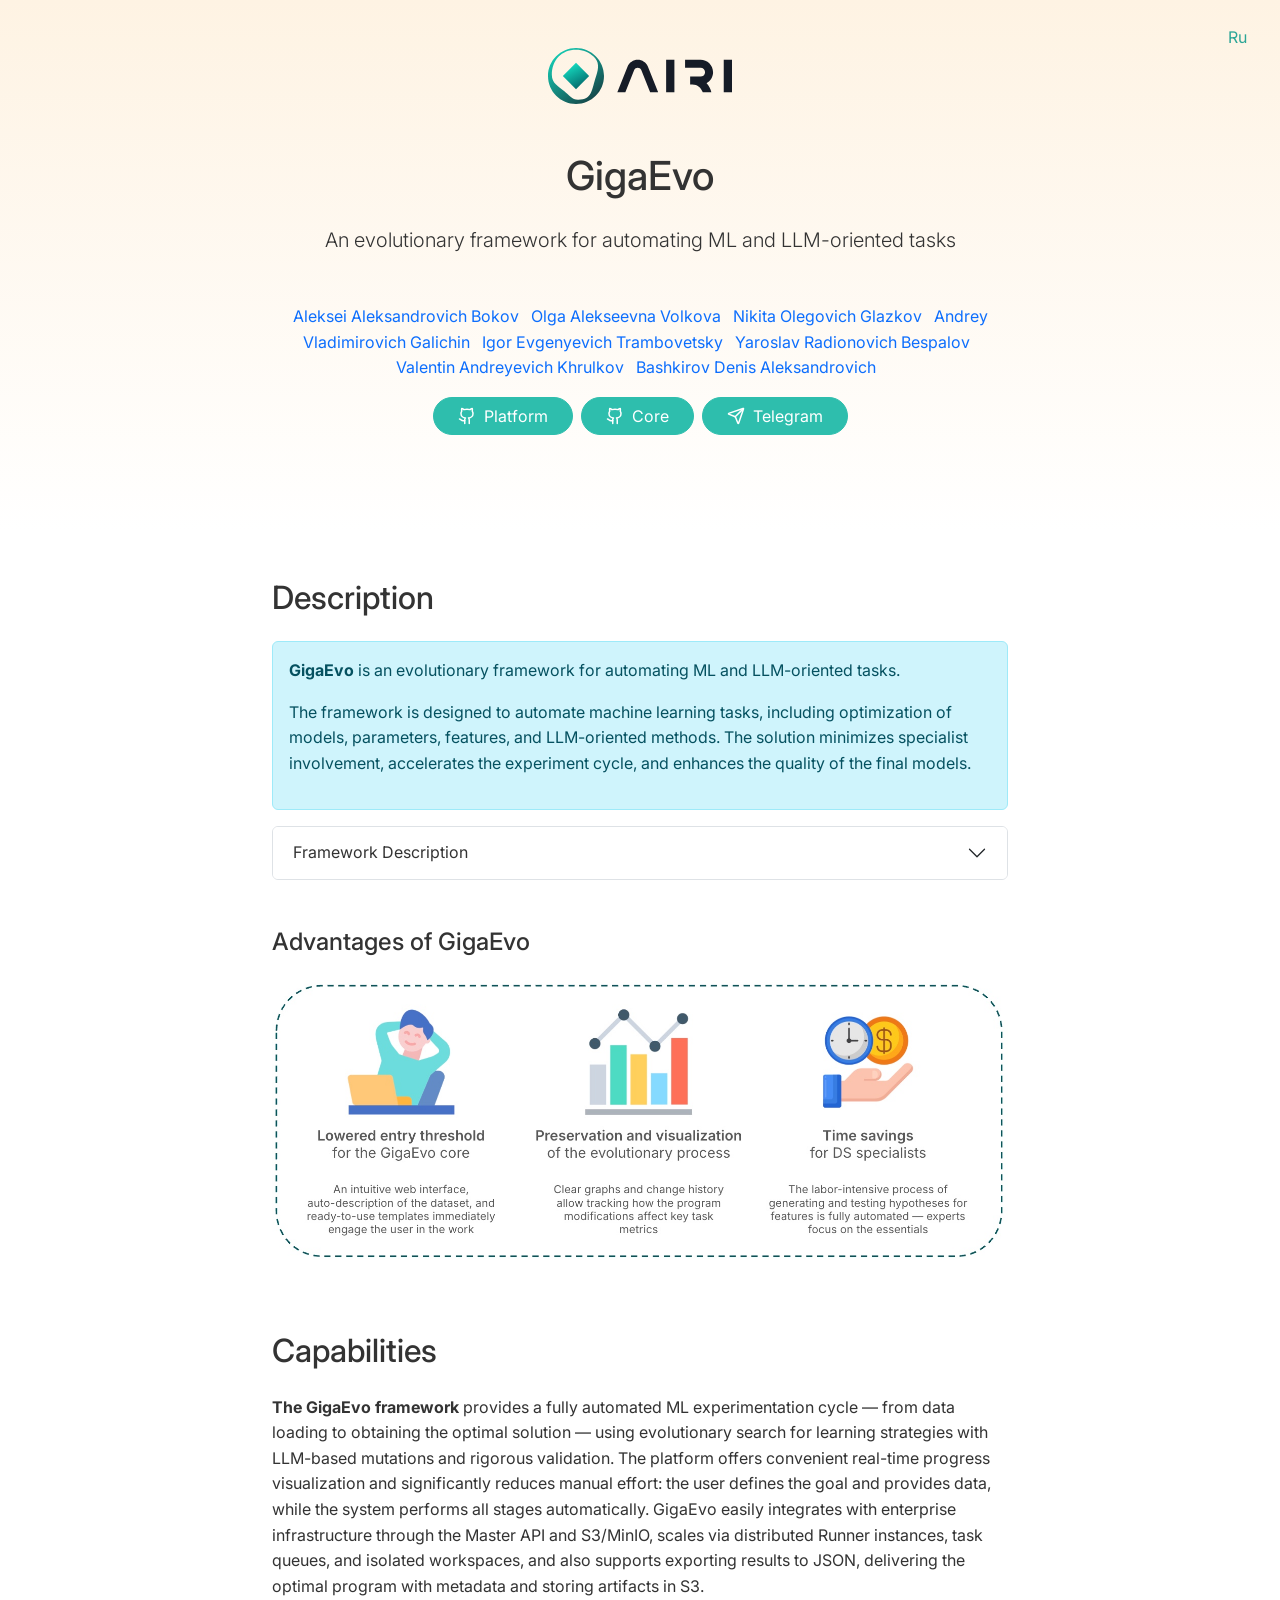
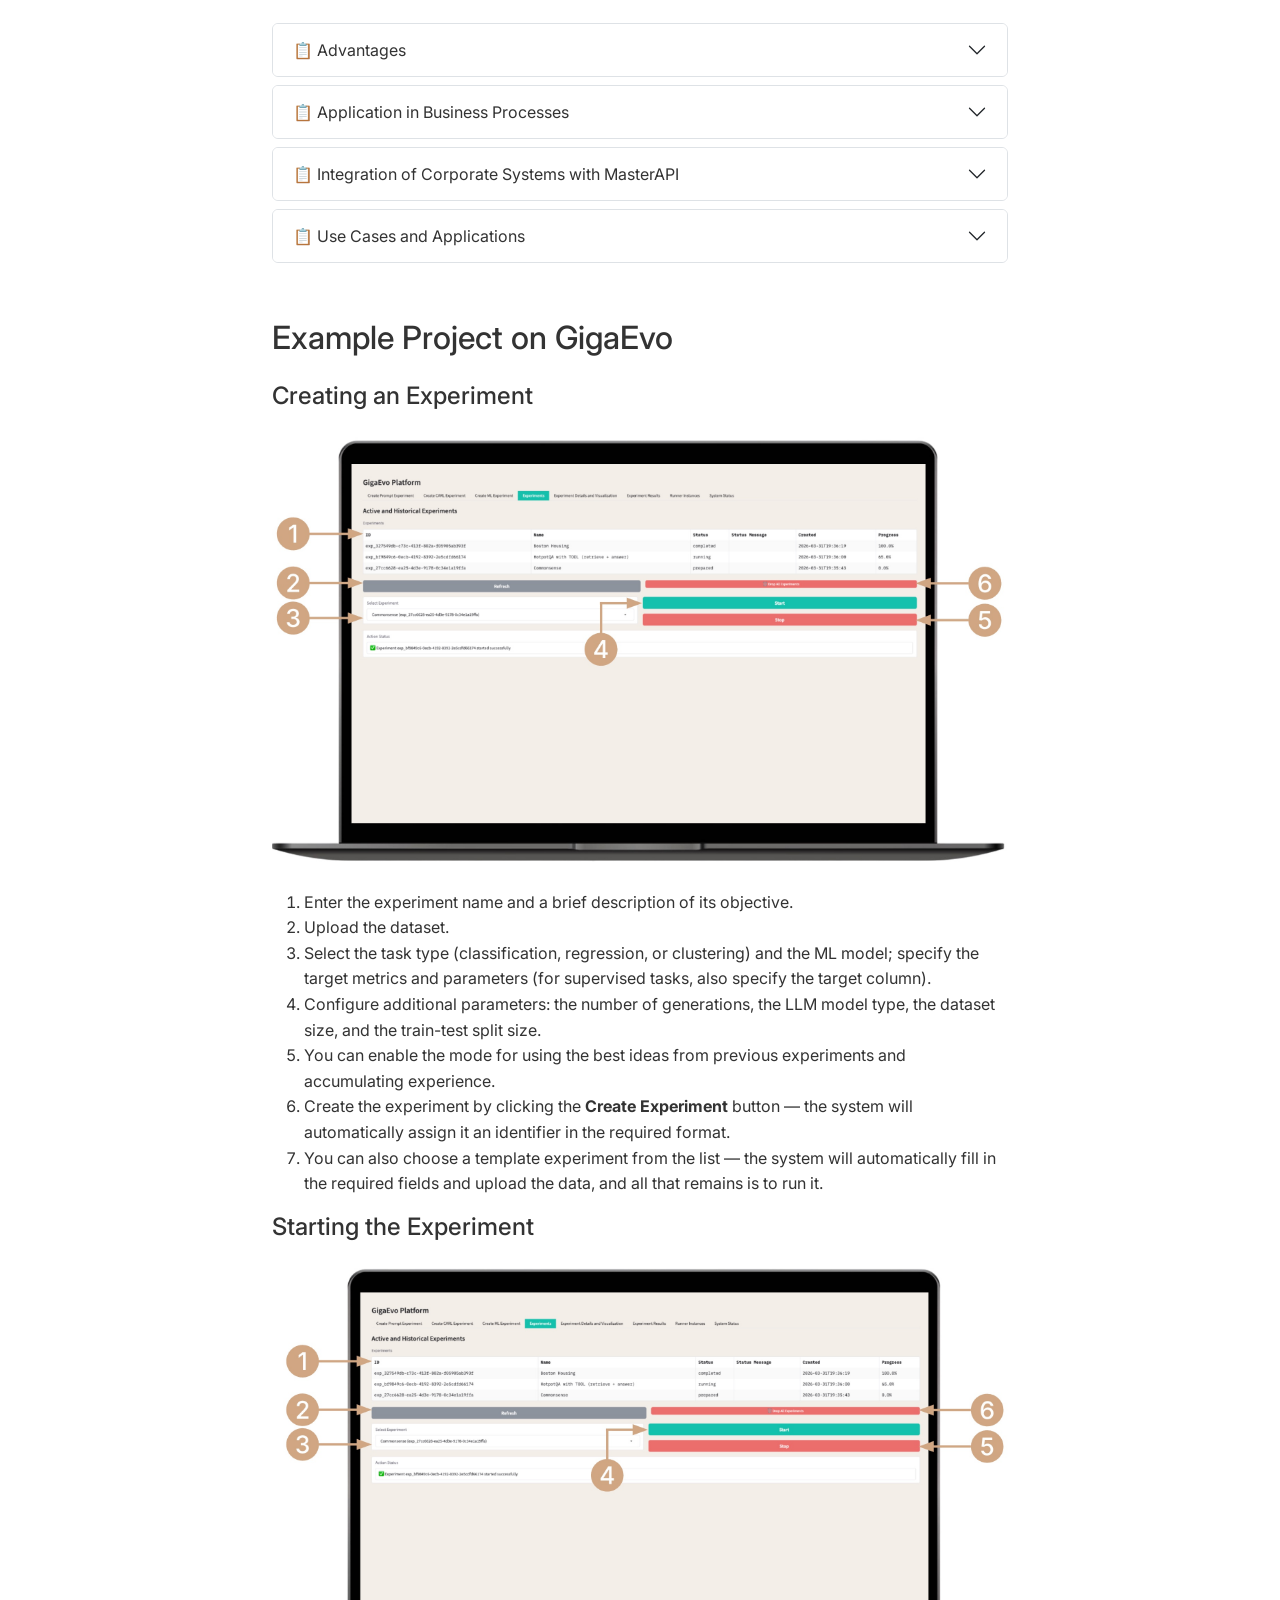
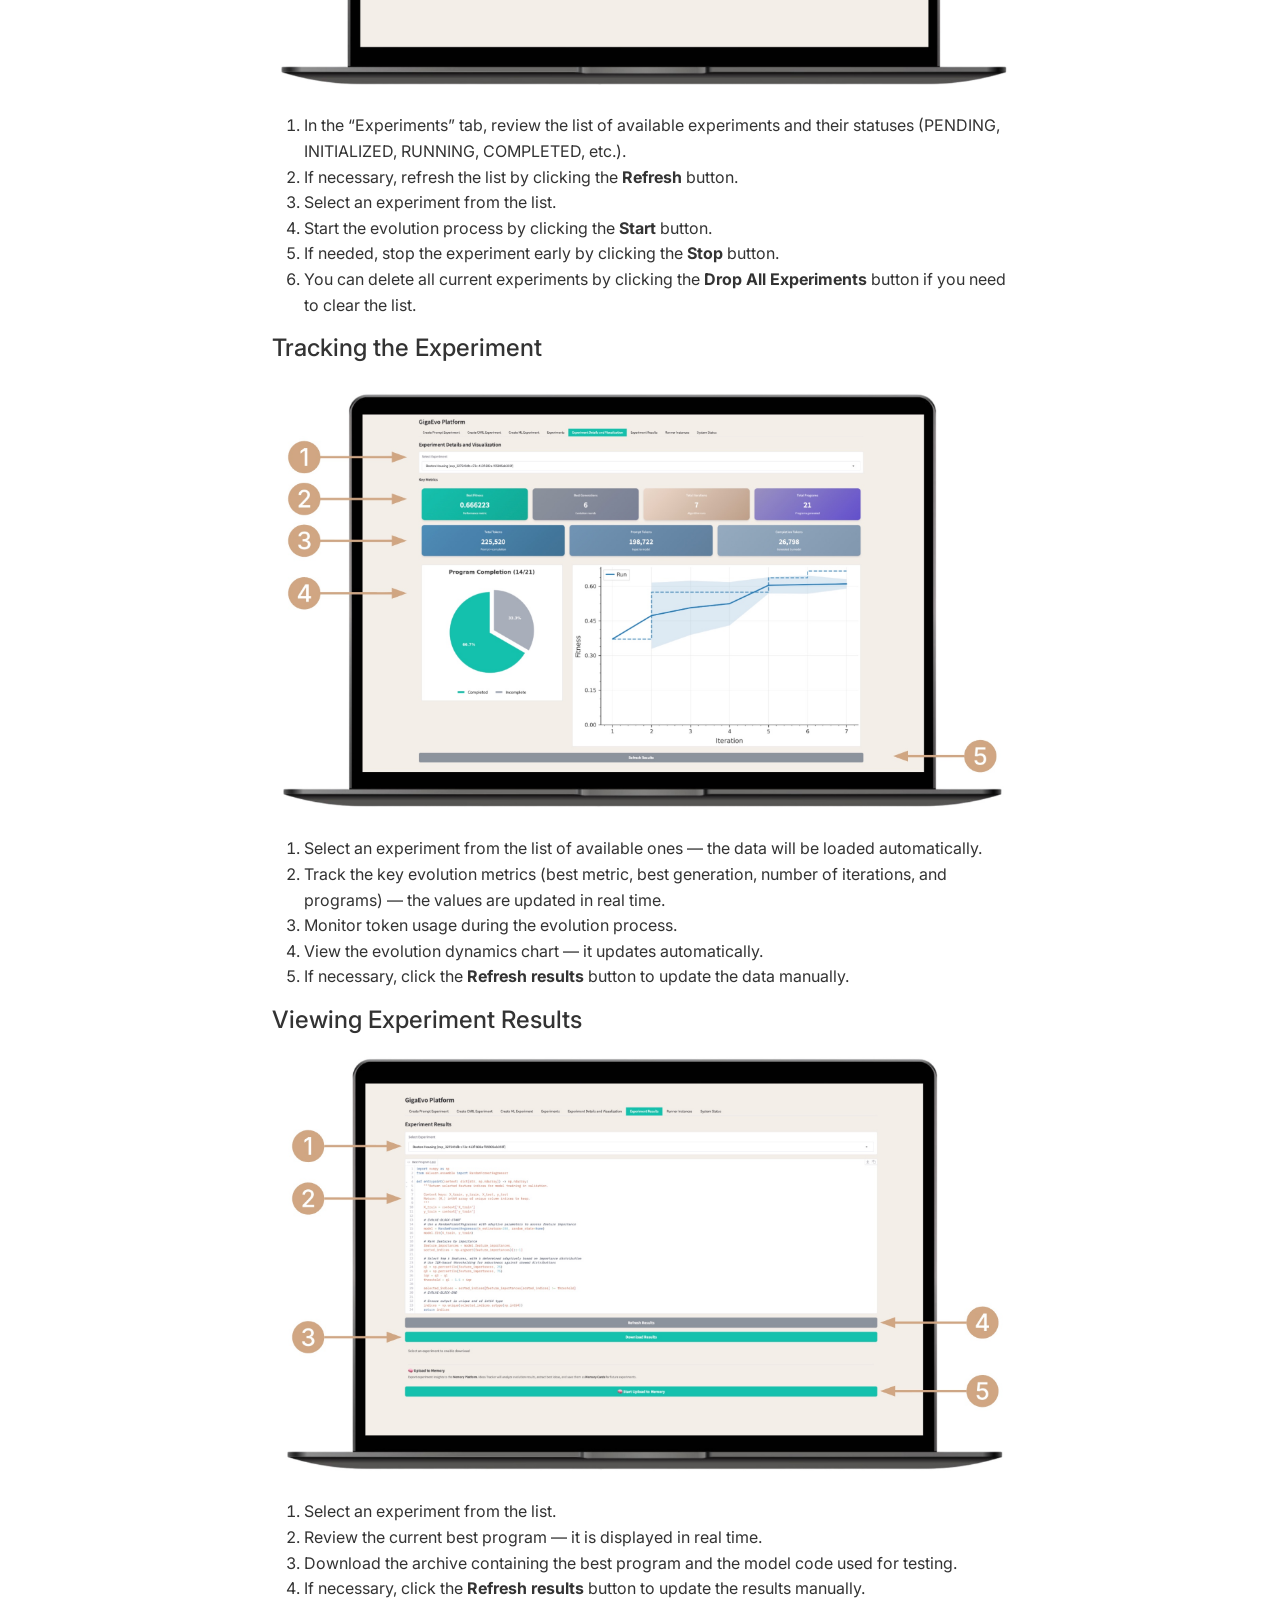
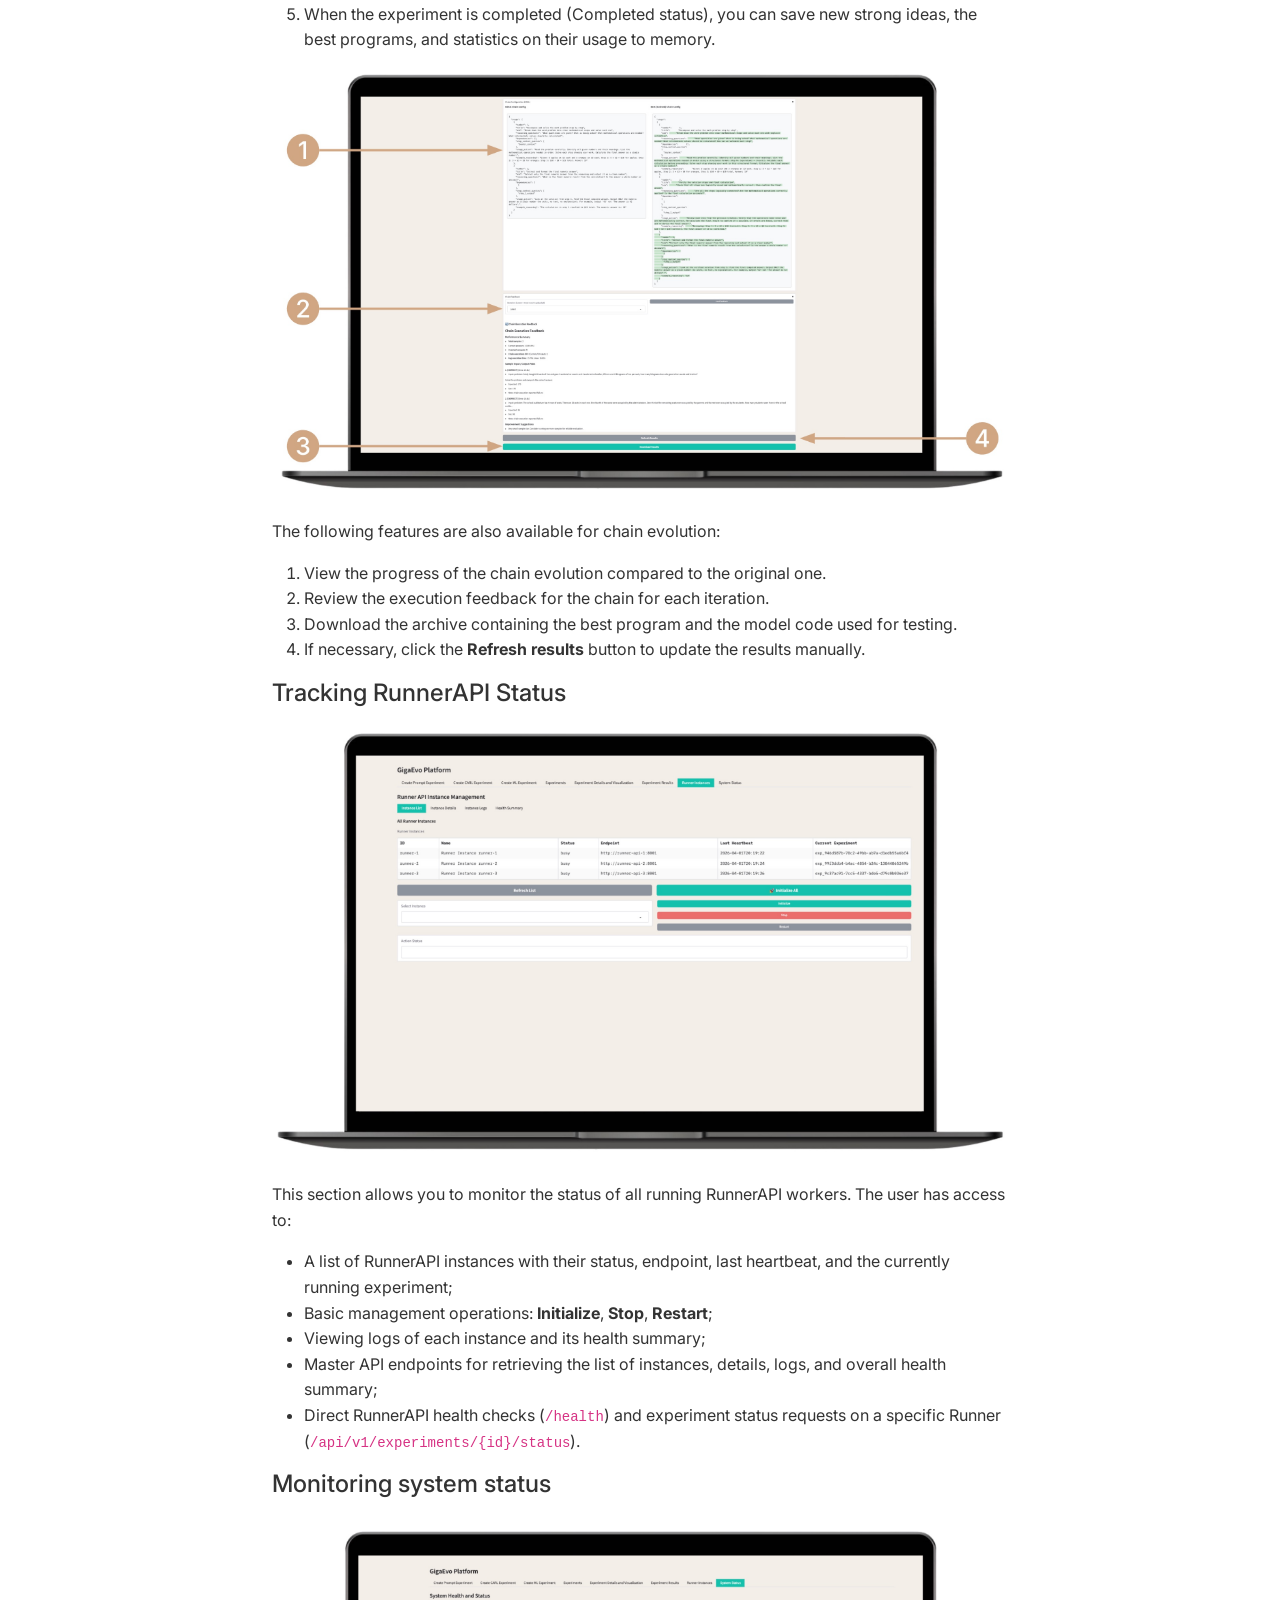
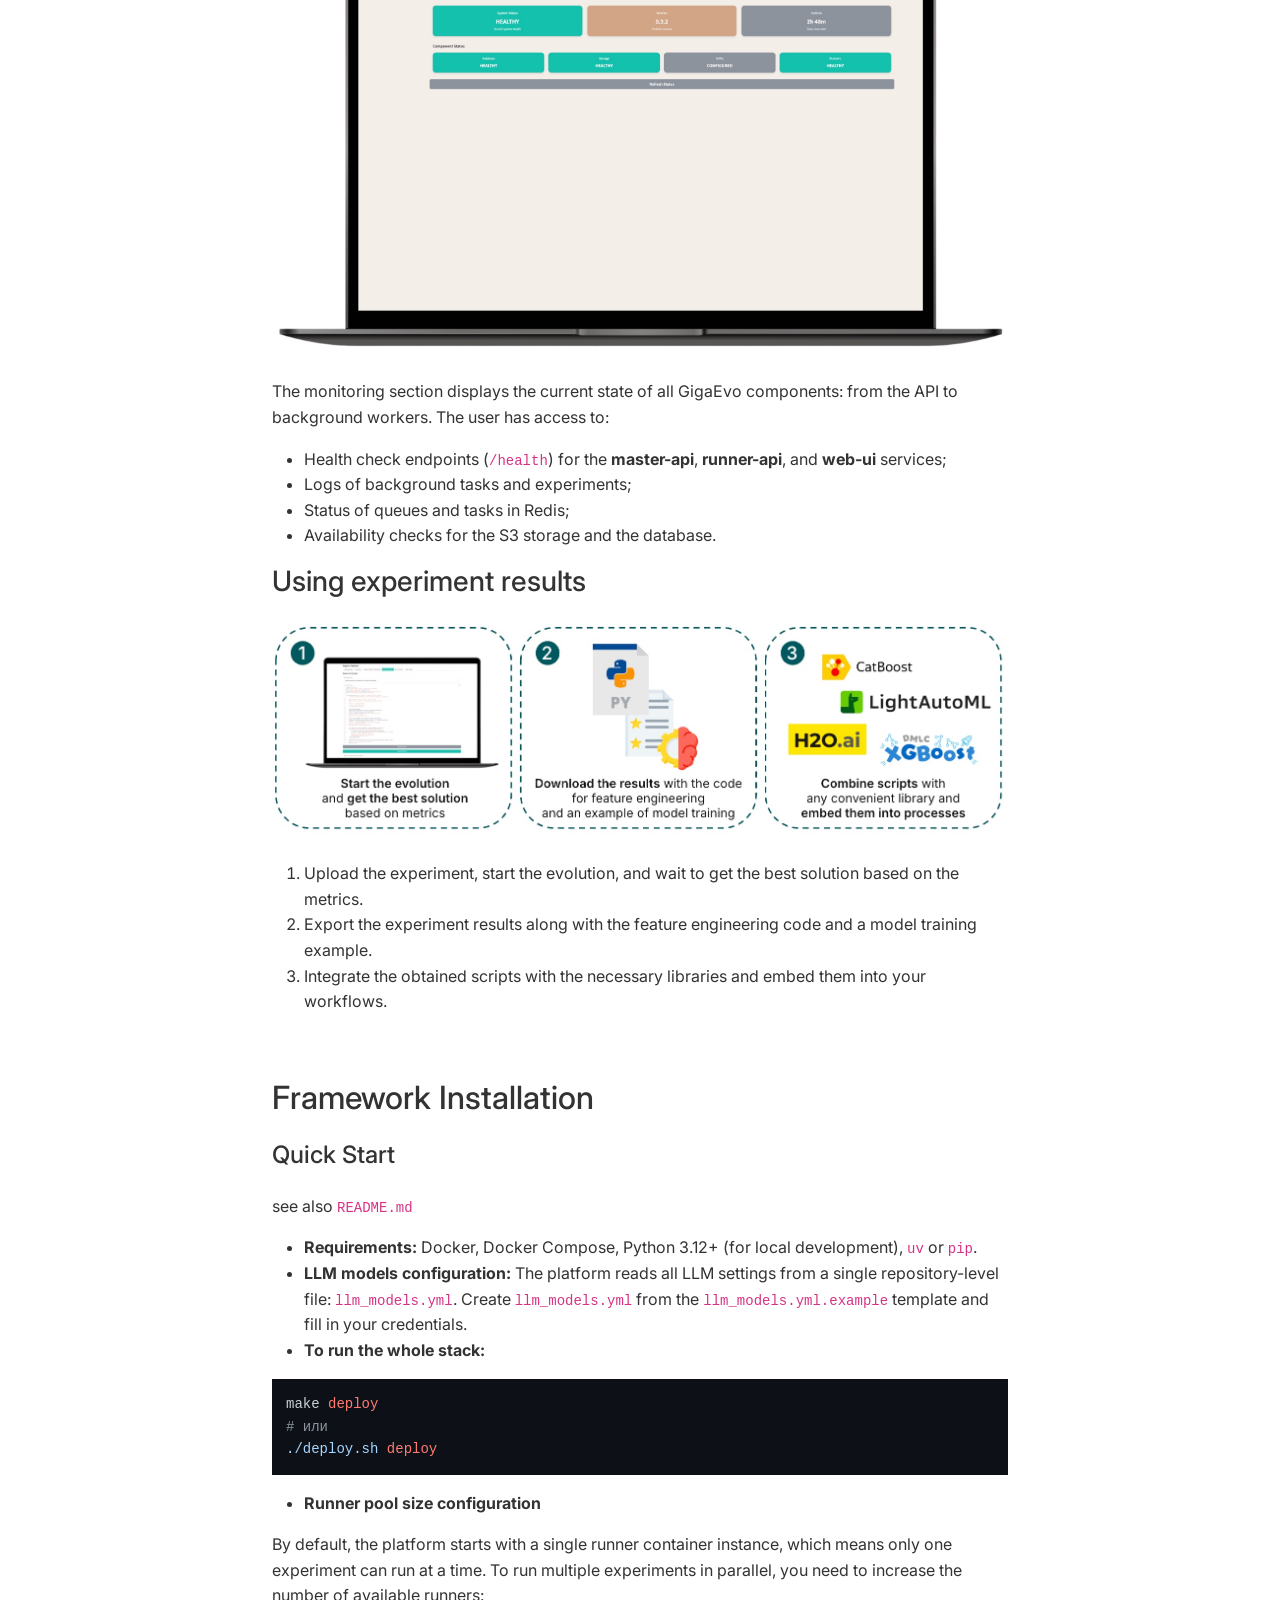
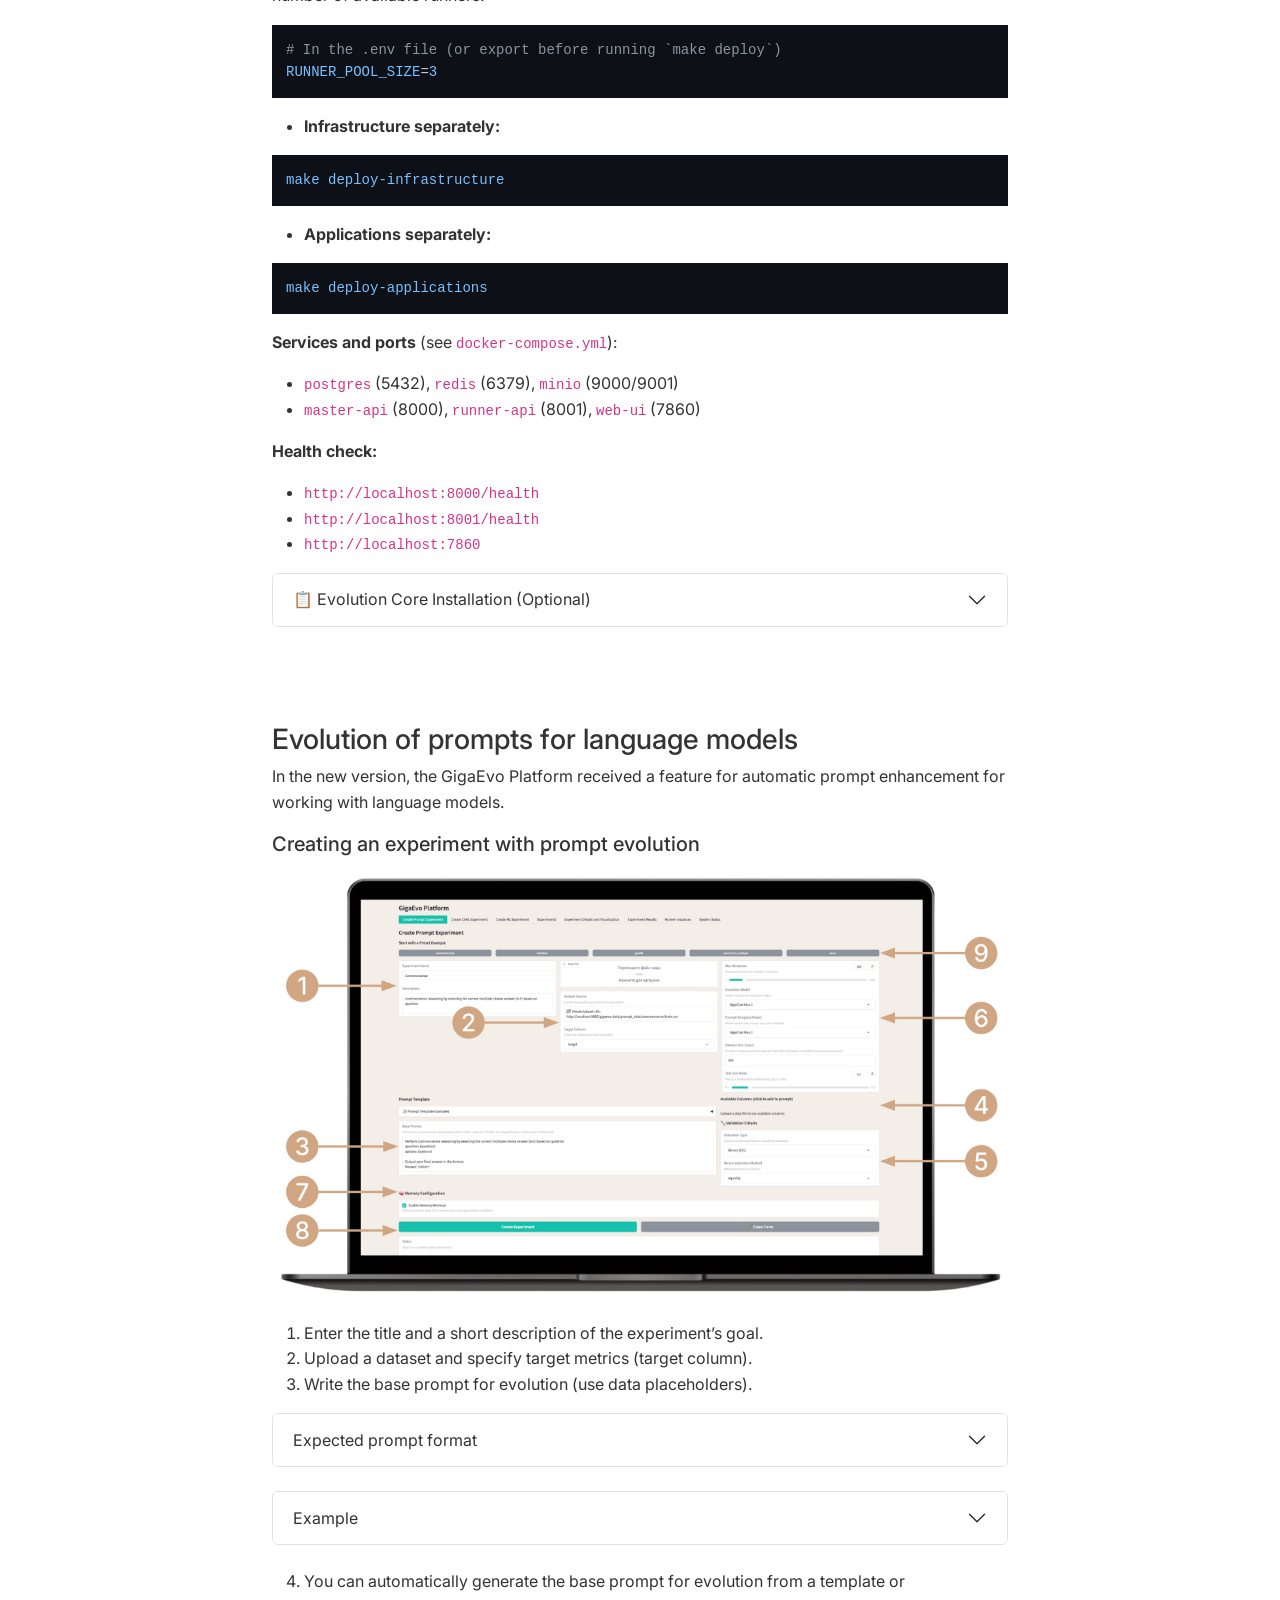
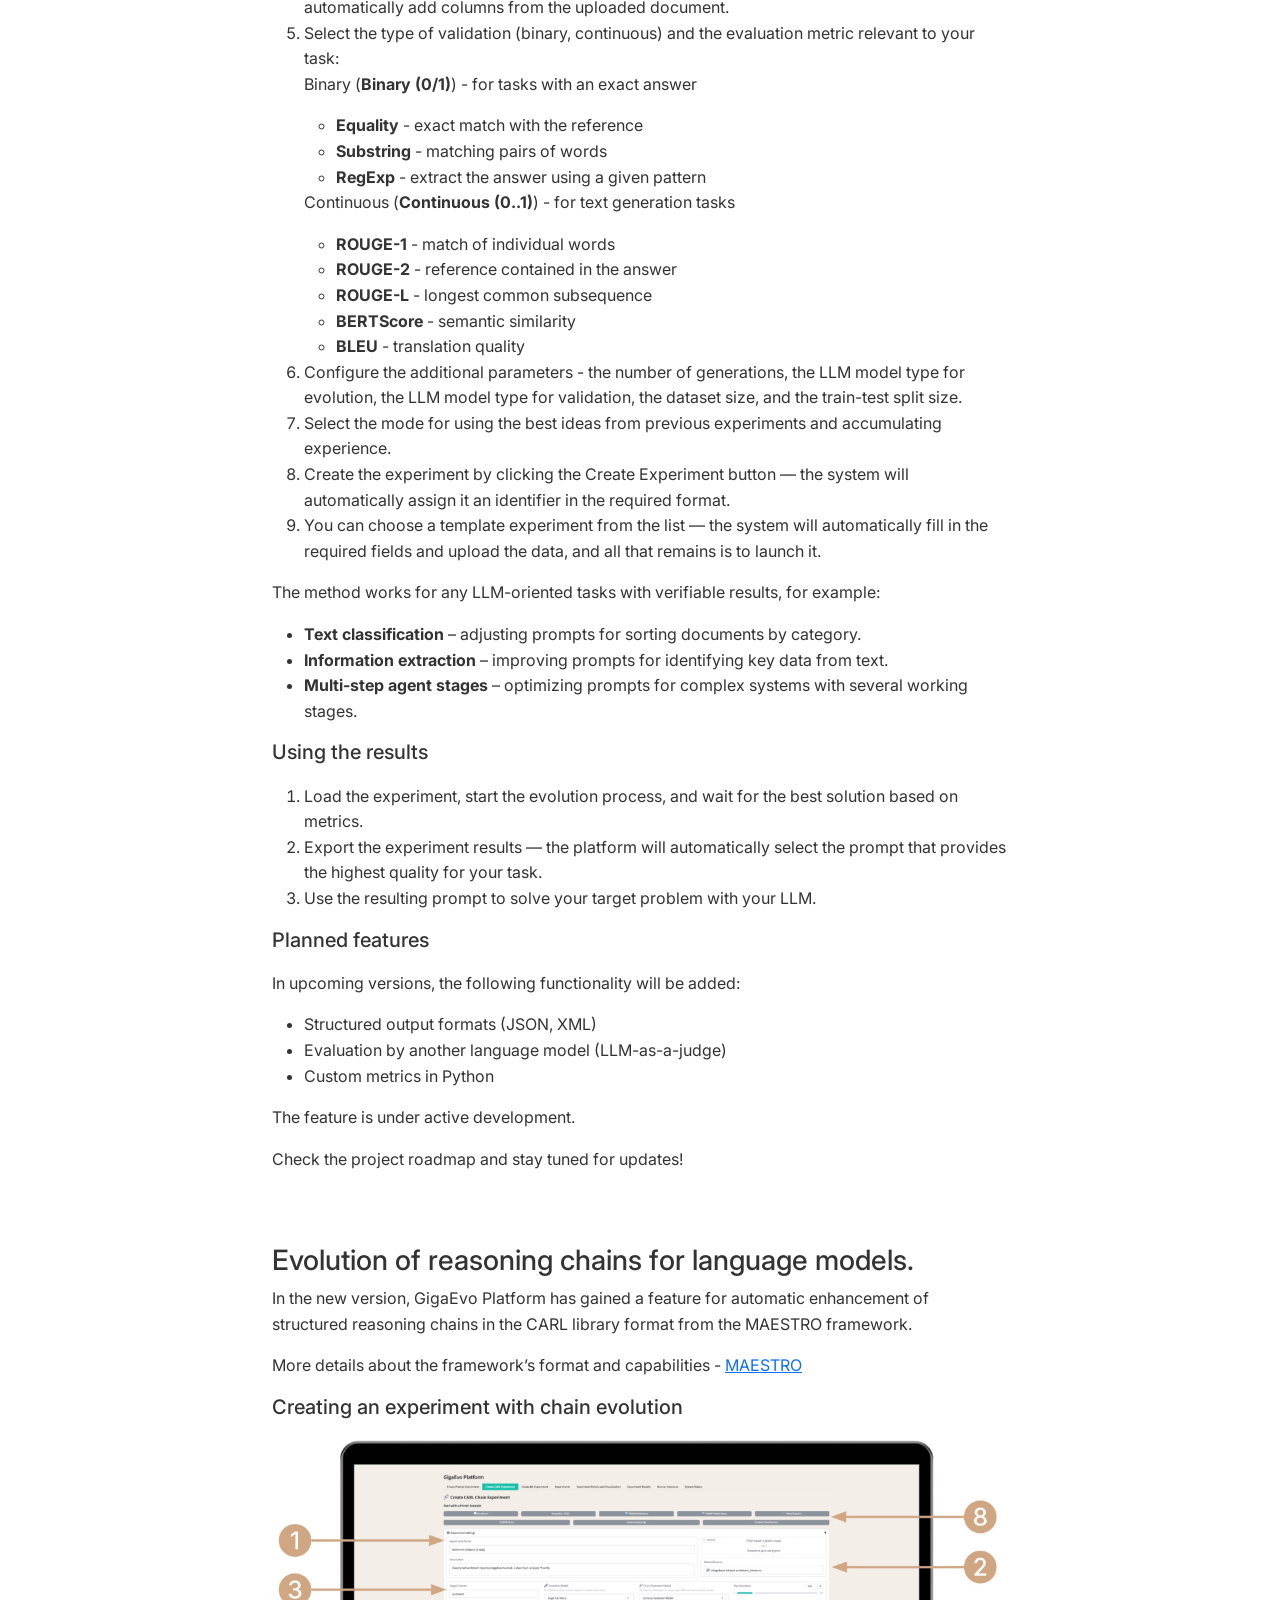
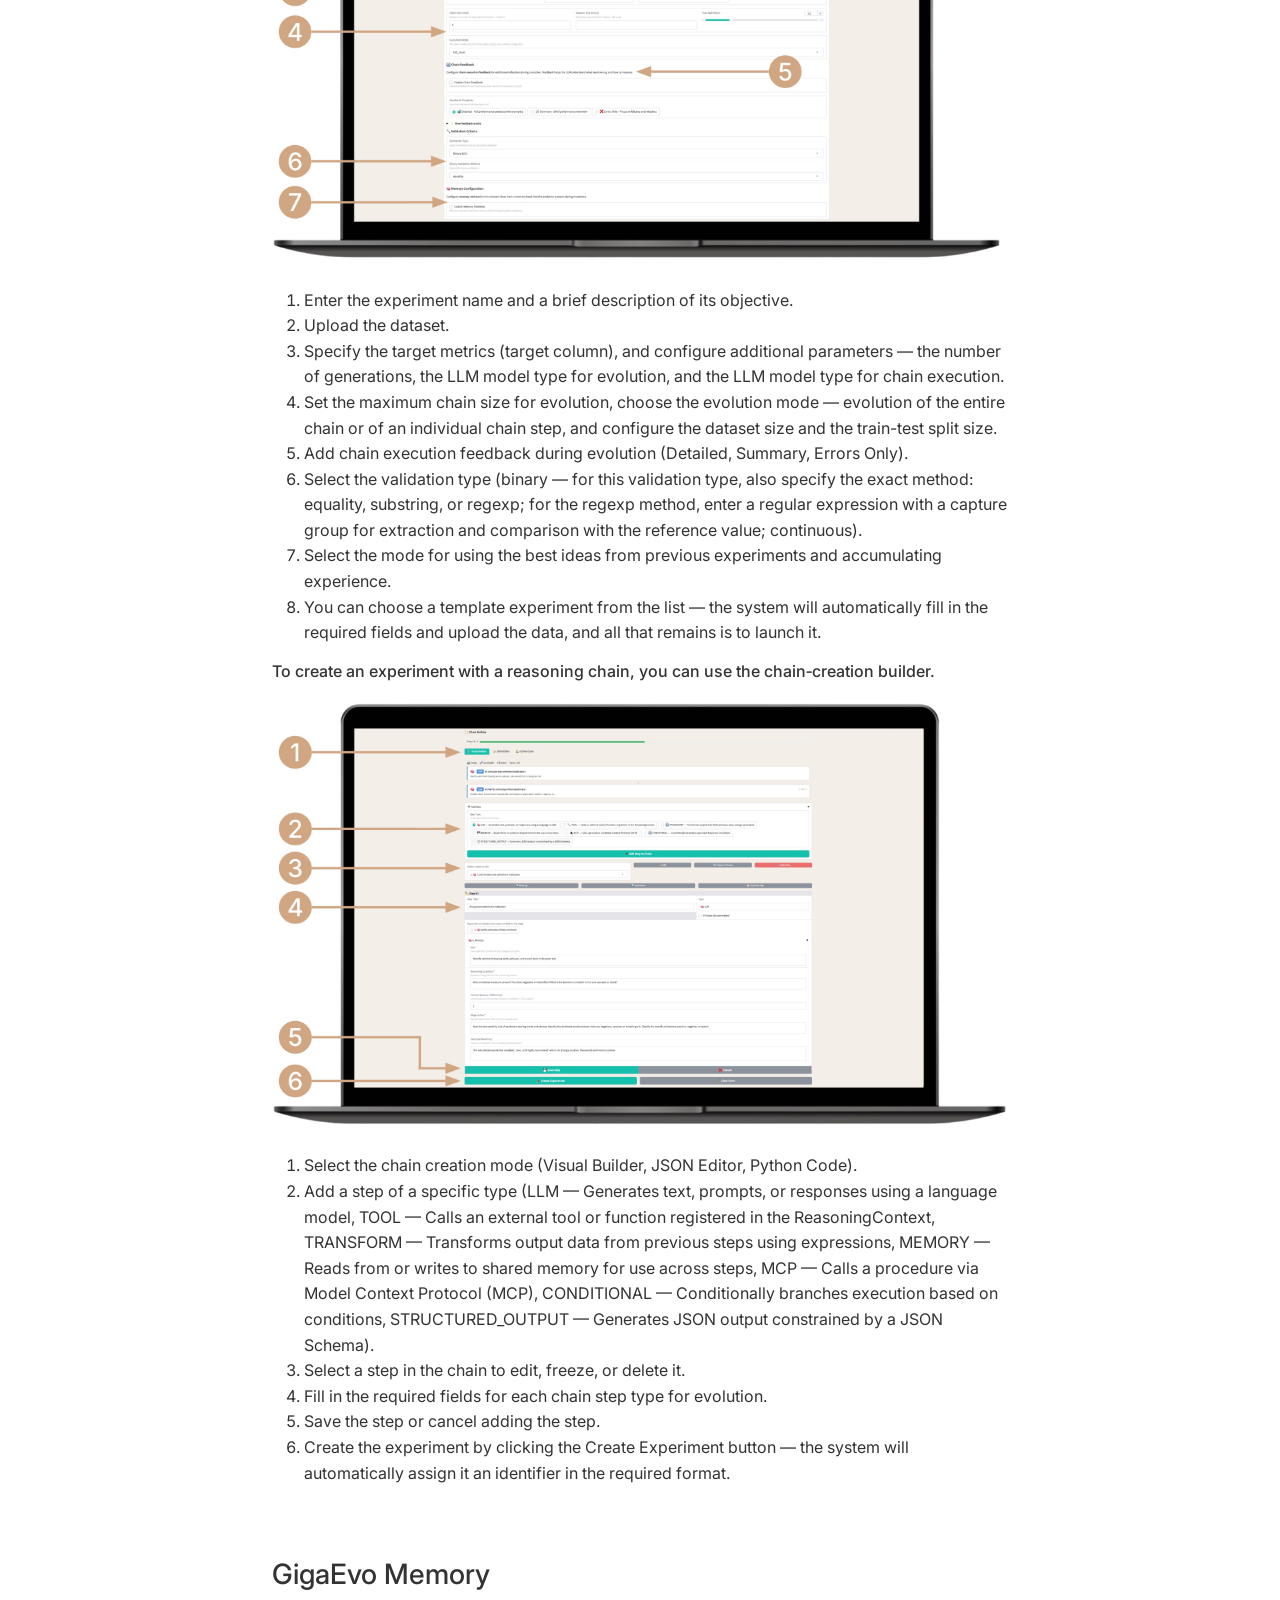
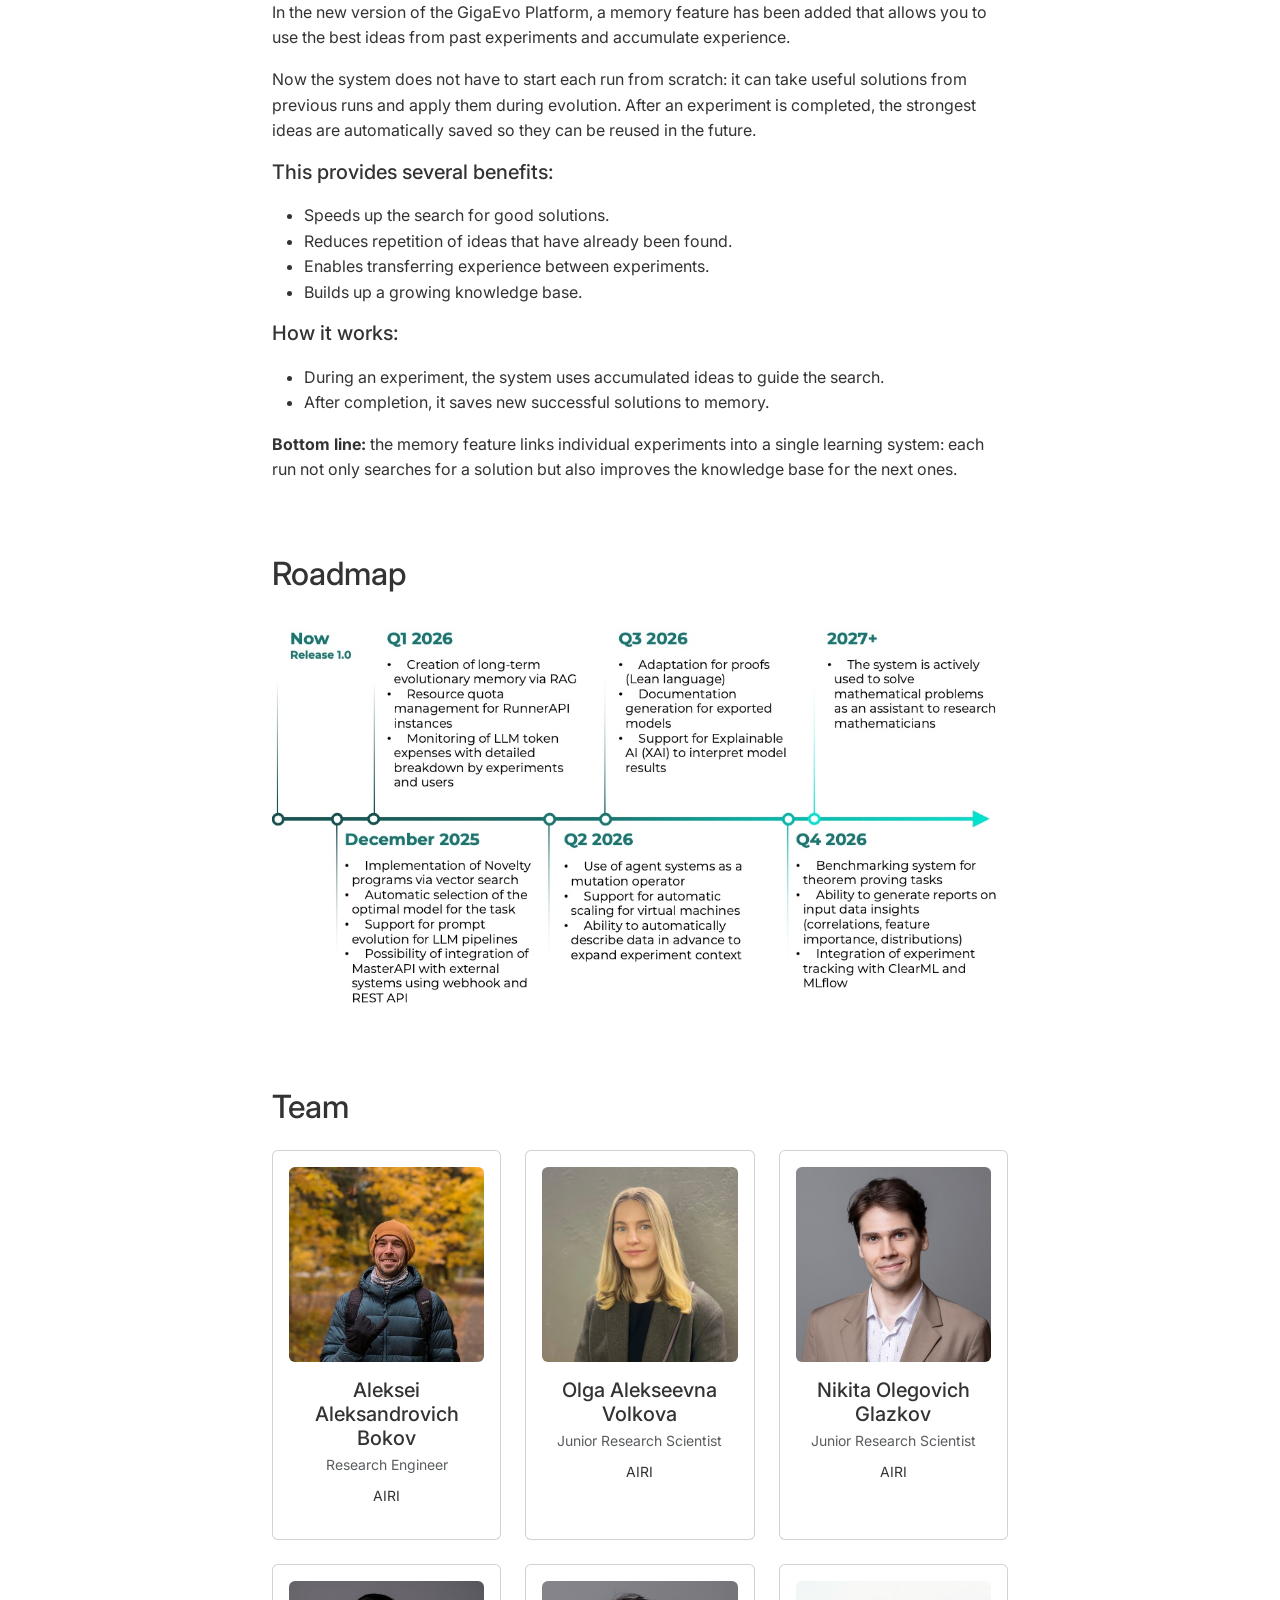
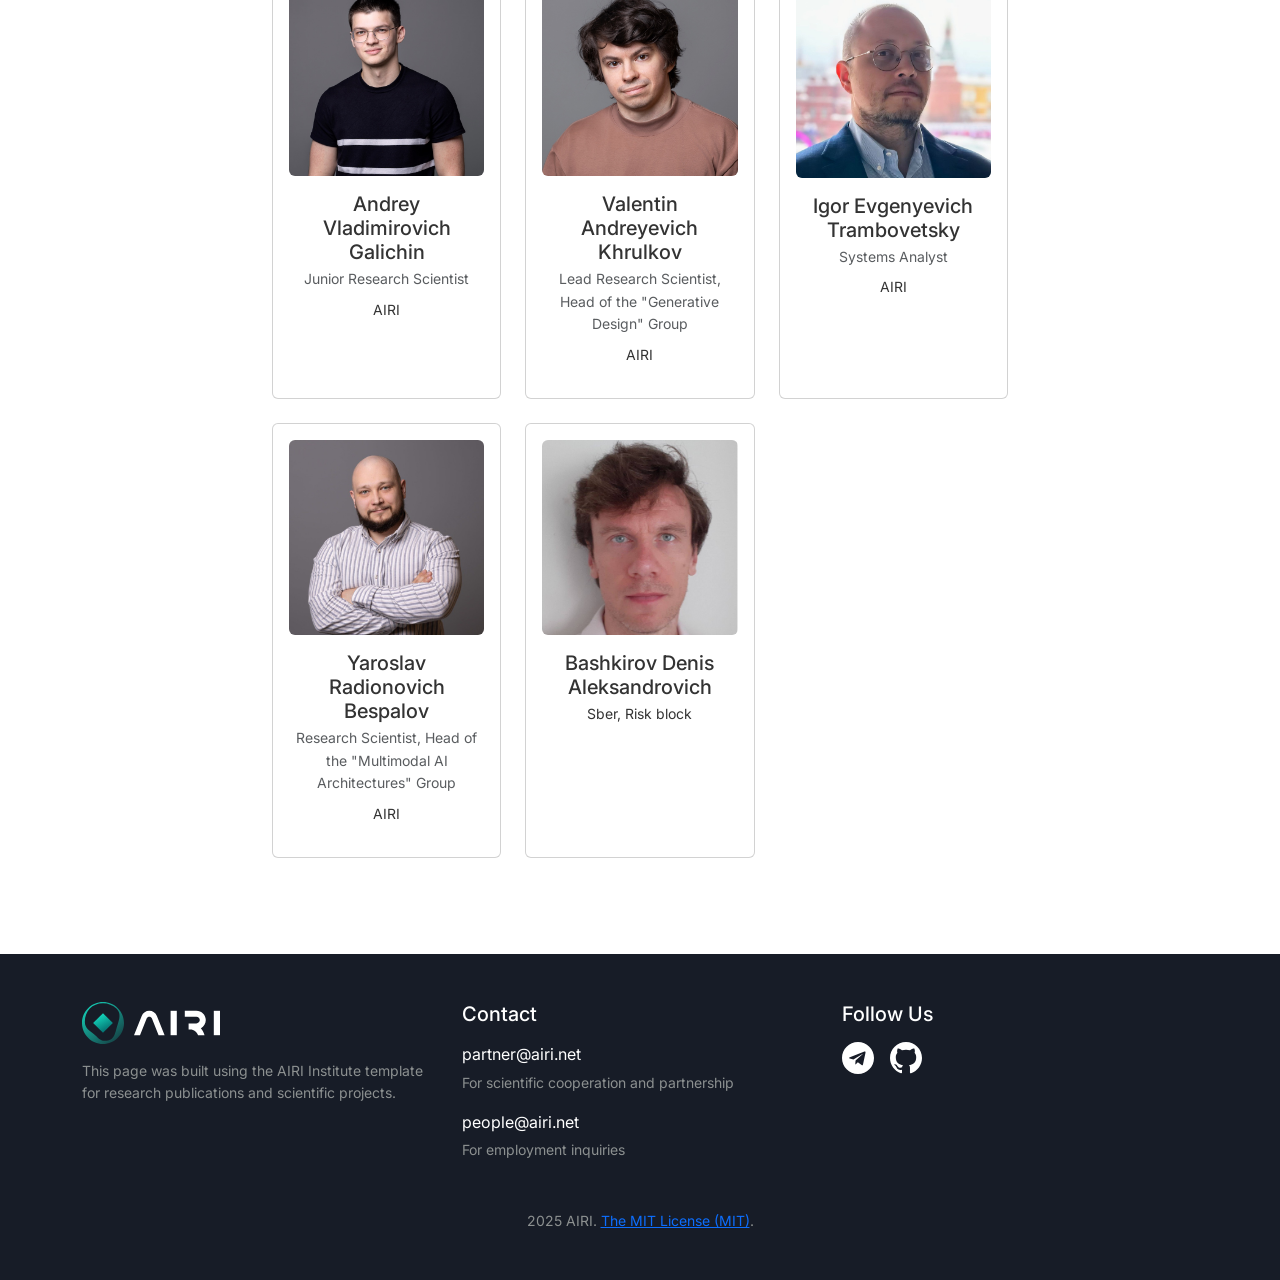
<file: docs/index-en.html>
<!doctype html>
<html lang="ru">
    <head>
        <meta charset="UTF-8" />
        <meta name="viewport" content="width=device-width, initial-scale=1.0" />
        <title>GigaEvo</title>

        <link rel="icon" type="image/svg+xml" href="favicon.png" />

        <!-- ===== Fonts ===== -->
        <link rel="preconnect" href="https://fonts.googleapis.com" />
        <link rel="preconnect" href="https://fonts.gstatic.com" crossorigin />
        <link
            href="https://fonts.googleapis.com/css2?family=Inter:ital,opsz,wght@0,14..32,100..900;1,14..32,100..900&display=swap"
            rel="stylesheet"
        />

        <!-- ===== Styles ===== -->
        <link rel="stylesheet" href="styles/bundle.css" />
        <link rel="stylesheet" href="styles/template.css" />
        <link rel="stylesheet" href="styles/custom.css" />

        <!-- ===== JavaScript Libraries ===== -->
        <script src="scripts/bundle.js"></script>
        <script src="scripts/custom.js"></script>
    </head>

    <body class="layout">
        <!-- =====================================================
             HEADER SECTION
             ===================================================== -->
        <header
            id="page-header"
            class="mb-5 pt-5 pb-5"
            style="background: linear-gradient(180deg, rgb(254, 243, 227) 0%, rgba(255, 255, 255, 1) 100%)"
        >
            <div class="container">
                <div class="row justify-content-center">
                    <div class="col-lg-8 text-center">
                        <!-- Logo Section -->
                        <div class="d-flex flex-wrap justify-content-center gap-3 mb-5">
                            <img class="w-25" src="images/airi_logo_black.svg" alt="AIRI" />
                        </div>

                        <!-- Title -->
                        <h1 class="mb-4">GigaEvo</h1>
                        <p class="lead mb-5">
                        An evolutionary framework for automating ML and LLM-oriented tasks
                        </p>

                        <!-- Authors -->
                        <div class="mb-3">
                            <a href="#team" class="text-decoration-none me-2">Aleksei Aleksandrovich Bokov</a>
                            <a href="#team" class="text-decoration-none me-2">Olga Alekseevna Volkova</a>
                            <a href="#team" class="text-decoration-none me-2">Nikita Olegovich Glazkov</a>
                            <a href="#team" class="text-decoration-none me-2">Andrey Vladimirovich Galichin</a>
                            <a href="#team" class="text-decoration-none me-2">Igor Evgenyevich Trambovetsky</a>
                            <a href="#team" class="text-decoration-none me-2">Yaroslav Radionovich Bespalov</a>
                            <a href="#team" class="text-decoration-none me-2">Valentin Andreyevich Khrulkov</a>
                            <a href="#team" class="text-decoration-none me-2">Bashkirov Denis Aleksandrovich</a>
                        </div>

                        <!-- Action Buttons -->
                        <div class="mb-5 d-flex flex-wrap flex-row gap-2 justify-content-center">
                            <a href="https://github.com/AIRI-Institute/gigaevo-platform" class="btn btn-primary d-flex align-items-center gap-2 px-4">
                                <i data-lucide="github" width="18" height="18"></i>
                                <span>Platform</span>
                            </a>
                            <a href="https://github.com/FusionBrainLab/gigaevo-core" class="btn btn-primary d-flex align-items-center gap-2 px-4">
                                <i data-lucide="github" width="18" height="18"></i>
                                <span>Core</span>
                            </a>
                            <a href="https://t.me/maestrogigaevo" class="btn btn-primary d-flex align-items-center gap-2 px-4">
                                <i data-lucide="send" width="18" height="18"></i>
                                <span>Telegram</span>
                            </a>                            
                        </div>
                        <div style="position:absolute; top:25px; right:25px">
                            <a href="index.html" class="text-decoration-none me-2">
                                <span style="color:#2ba596">Ru</span>
                            </a>
                        </div>
                    </div>
                </div>
            </div>
        </header>

        <!-- =====================================================
             NAV CONTENT
             ===================================================== -->
        <nav
            id="page-navbar"
            class="navbar navbar-light flex-column align-items-stretch p-3 d-none d-lg-block"
            style="
                position: fixed;
                top: 80px;
                left: 20px;
                width: 220px;
                max-height: calc(100vh - 140px);
                overflow-y: auto;
                z-index: 1000;
                opacity: 0;
                visibility: hidden;
            "
        >
            <h6 class="navbar-brand mb-3">Contents</h6>
            <nav class="nav nav-pills flex-column">
                <a class="nav-link" href="#abstract">Description</a>
                <a class="nav-link" href="#capabilities">Capabilities</a>
                <a class="nav-link" href="#ui-usage">Example Project on GigaEvo</a>
                <a class="nav-link" href="#installation">GigaEvo Installation</a>
                <a class="nav-link" href="#evolution">Evolution of prompts for language models</a>
                <a class="nav-link" href="#evolution_chain">Evolution of reasoning chains for language models.</a>
                <a class="nav-link" href="#evo_memory">Evo memory</a>
                <a class="nav-link" href="#roadmap">Roadmap</a>
                <a class="nav-link" href="#team">Team</a>
            </nav>
        </nav>

        <!-- =====================================================
             MAIN CONTENT
             ===================================================== -->
        <main
            id="page-main"
            data-bs-spy="scroll"
            data-bs-target="#page-navbar"
            data-bs-root-margin="0px 0px -40%"
            tabindex="0"
            class="position-relative pb-5"
        >
            <!-- abstract -->
            <section class="mb-5" id="abstract">
                <div class="container">
                    <div class="row justify-content-center">
                        <div class="col-lg-8">
                            <h2 class="mb-4">Description</h2>
                            <div class="alert alert-info">
                                <p class="mb-0">
                                    <p><strong>GigaEvo</strong> is an evolutionary framework for automating ML and LLM-oriented tasks.</p>

                                    <p>The framework is designed to automate machine learning tasks, including optimization of models, parameters, features, and LLM-oriented methods. The solution minimizes specialist involvement, accelerates the experiment cycle, and enhances the quality of the final models.</p>
                            </div>
                            <div class="accordion mb-5">
                                <div class="accordion-item">
                                    <h3 class="accordion-header">
                                        <button class="accordion-button collapsed" type="button" data-bs-toggle="collapse" data-bs-target="#frameworkDescr">
                                            Framework Description
                                        </button>
                                    </h3>
                                        <div id="frameworkDescr" class="accordion-collapse collapse">
                                            <div class="accordion-body">
                                                <!-- Основной заголовок секции -->
                                                <h4 class="mb-4">Solution Architecture and Operations</h4>

                                                <p>The architecture implements a modular evolutionary approach, where each program is a uniquely identified evolutionary unit containing source code, lifecycle state, metrics, lineage information, and execution results. All data is stored in a Redis layer with support for concurrent access and real-time tracking.</p>
                                                <p>Program execution is organized through an asynchronous framework based on a Directed Acyclic Graph (DAG), implemented in Python using asyncio, which enables parallel execution both between programs and within individual program flows.</p>
                                                <p>Each DAG stage performs independent operations:</p>
                                                <ul class="feature-list">
                                                    <li><strong>Code execution</strong> — running programs</li>
                                                    <li><strong>Validation</strong> — verifying result correctness</li>
                                                    <li><strong>Complexity analysis</strong> — assessing computational characteristics</li>
                                                    <li><strong>LLM calls</strong> — integration with language models</li>
                                                </ul>
                                                <p>The stages are connected through data transfer and execution order dependencies. The scheduler manages caching and conditional stage skipping.</p>
                                                <p>The asynchronous evolutionary engine implements the MAP-Elites algorithm, maintaining a diverse archive of high-performing programs based on fitness and correctness metrics, including single- and multi-island configurations with periodic solution migration.</p>
                                                <p>The mutation operation is performed by an agent based on LangGraph, which generates prompts using task context, parent programs, and metrics, supporting both diff-based and rewritten mutations, as well as routing between multiple LLMs.</p>
                                                <p>Configuration and experiment management are handled using Hydra, which employs hierarchical YAML files for reproducibility and quick experiment setup.</p>
                                                <p>New optimization tasks are defined through a specification directory containing task descriptions, declarative metric schemas, validation scripts, and source programs, ensuring task definition independence from the computational core and simplifying the integration of new domains.</p>
                                                <!-- Схема архитектуры -->
                                                <div class="mb-4">   
                                                    <a
                                                        href="images/scheme_en.jpg"
                                                        data-fancybox="single"
                                                        data-caption="Model Architecture Diagram"
                                                    >
                                                        <img src="images/scheme_en.jpg" alt="Architecture" class="img-fluid rounded" />
                                                    </a>
                                                </div> 
                                                
                                                <script>
                                                    // Initialize Fancybox
                                                    Fancybox.bind('[data-fancybox]', {
                                                        // Custom options
                                                    });
                                                </script>
                                                <!-- Описание устройства -->
                                                <p>The system allows multiple experiments to be run simultaneously through the concurrent operation of several RunnerAPI instances, managed by a main module called the Master API. Upon receiving a request, the management service stores all experiment metadata and the dataset to ensure reproducibility of results.</p>

                                                <p><strong>GigaEvo</strong> implements a microservice architecture with three main components that work together to provide scalable management of machine learning experiments:</p>

                                                <ul>
                                                    <li><strong>Master API</strong> runs on port 8000 and serves as the central orchestration service responsible for coordinating and managing experiments.</li>
                                                    <li><strong>Multiple Runner API instances</strong> run on ports 8001 and above, providing distributed task execution services that launch the actual experiments.</li>
                                                    <li><strong>WebUI</strong> runs on port 7860, offering users a web-based interface for experiment creation and real-time progress monitoring.</li>
                                                </ul>

                                                <!-- Подробнее о хранении данных -->
                                                <div class="accordion mb-4">
                                                    <div class="accordion-item">
                                                        <h3 class="accordion-header">
                                                            <button class="accordion-button collapsed" type="button" data-bs-toggle="collapse" data-bs-target="#storeDataFunctions">
                                                                More about Data Storage
                                                            </button>
                                                        </h3>
                                                        <div id="storeDataFunctions" class="accordion-collapse collapse">
                                                            <div class="accordion-body">
                                                                <p><strong>PostgreSQL</strong> serves as the primary database for storing experiment configurations and lifecycle status information. It manages metadata of runner instances, including health status and availability, maintaining a comprehensive registry of all system components. The database retains a complete history of task executions for audit and performance analysis purposes. System audit logs are stored to ensure full traceability of all operations and state changes.</p>

                                                                <p><strong>Redis</strong> provides high-performance caching and coordination capabilities across the system. It manages task queues and worker coordination, ensuring efficient workload distribution and real-time task status tracking. Real-time status caching provides fast access to experiment and system state information, while session management supports user context and authentication state. Temporary data storage in Redis supports intermediate computation results and transient system state.</p>

                                                                <p><strong>MinIO</strong> provides S3-compatible object storage for all file data within the system. Input data files and datasets are stored efficiently with metadata for easy retrieval and organization. Experiment results and generated artifacts are saved with comprehensive indexing for future analysis. Generated visualizations and charts are stored in standard formats accessible through the WebUI, while model checkpoints and training outputs support experiment reproducibility and further analysis.</p>

                                                                <p><strong>Local File System</strong> provides temporary storage for working data during experiment execution. Clones of the GigaEvolve repository are maintained locally for fast access and to support version-controlled experiment environments. Temporary experiment files are created and managed during runtime, providing workspace for intermediate computations. Local computation results are cached to reduce network traffic and improve performance for frequently requested data.</p>
                                                            </div>
                                                        </div>
                                                    </div>
                                                </div>
                                                <div>
                                                    <!-- Заголовок подсекции -->
                                                    <h4 class="mb-4">Parallel Execution with Multiple Runners</h4>

                                                    <!-- Description -->
                                                    <p>The Master API automatically deploys and manages Runner API instances as Docker containers, enabling seamless scaling. Each Runner instance operates independently with its own dedicated set of worker processes, ensuring isolation and resource management. New instances can be added dynamically through configuration changes without requiring system restarts, allowing flexible scaling based on demand.</p>

                                                    <p><strong>Example runner configuration:</strong></p>

                                                    <pre><code>runner_config:
max_workers_per_instance: 5  # Workers per runner instance
auto_initialize: true        # Automatic container deployment
instances:
    local:
        host: "runner-api-1"
        is_local: true
    remote-1:
        host: "remote-server.example.com"
        is_local: false
    remote-2:
        host: "another-server.example.com"
        is_local: false</code></pre>
                                                    <p>The Master API tracks real-time status information for all Runner instances, enabling intelligent experiment assignment. Experiments are automatically allocated to available instances with sufficient capacity, ensuring optimal resource utilization. The load-balancing algorithm takes into account the current workload and the health status of each instance when making assignment decisions. Faulty instances are automatically detected and removed from the active rotation, maintaining system reliability.</p>

                                                    <p>The system performs continuous health checks every 30 seconds to monitor the status of all Runner instances. Automatic recovery mechanisms are triggered when failures are detected, minimizing downtime and ensuring system availability. Real-time status synchronization between Docker containers and the database is supported, providing accurate and up-to-date information about the system state.</p>

                                                    <p>Each Runner API instance can execute multiple experiments simultaneously, providing horizontal scalability. The number of workers per instance is configurable, with a default value of five workers, which can be adjusted based on available resources and workload requirements. Workers independently poll the global task queue, ensuring optimal load distribution across all available system resources.</p>
                                                </div>
                                                <div>
                                        
                                                    <!-- Заголовок подсекции -->
                                                    <h4 class="mb-4">Monitoring</h4>         

                                                    <!-- Описание -->
                                                    <p>The system provides comprehensive real-time monitoring capabilities that offer full visibility into system operations and experiment progress. Experiment status monitoring delivers live updates on progress and key metrics, allowing users to track experiment execution in detail. System health monitoring continuously checks the status of containers and services to ensure operational reliability. Performance metric tracking provides insights into resource usage and throughput, helping to optimize overall system performance.</p>
                                                </div>
                                            </div>
                                        </div>
                                    </div>
                                </div>
                                <div>
                                <!-- Преимущества -->
                                 <!-- Создать -->
                                <h4 class="mb-4">Advantages of GigaEvo</h4>
                                <!-- UI -->
                                <div class="mb-4">   
                                    <a
                                        href="images/benefits_en.jpg"
                                        data-fancybox="single"
                                        data-caption="Benefits"
                                    >
                                        <img src="images/benefits_en.jpg" alt="Benefits" class="img-fluid rounded" />
                                    </a>
                                </div> 
                            </div>
                        </div>
                    </div>
                </div>
            </section>

            <!-- Возможности -->
            <section class="mb-5" id="capabilities">
                <div class="container">
                    <div class="row justify-content-center">
                        <div class="col-lg-8">
                            <h2 class="mb-4">Capabilities</h2>
                                        
                            <!-- Краткое описание -->
                            <p class="mb-4"><strong>The GigaEvo framework</strong> provides a fully automated ML experimentation cycle — from data loading to obtaining the optimal solution — using evolutionary search for learning strategies with LLM-based mutations and rigorous validation. The platform offers convenient real-time progress visualization and significantly reduces manual effort: the user defines the goal and provides data, while the system performs all stages automatically. GigaEvo easily integrates with enterprise infrastructure through the Master API and S3/MinIO, scales via distributed Runner instances, task queues, and isolated workspaces, and also supports exporting results to JSON, delivering the optimal program with metadata and storing artifacts in S3.</p>
                            <!-- Подробное описание -->
                            
                            <div class="mb-2 accordion">
                                <div class="accordion-item">
                                    <h2 class="accordion-header">
                                        <button class="accordion-button collapsed" type="button" data-bs-toggle="collapse" data-bs-target="#benefDetails">
                                            📋 Advantages
                                        </button>
                                    </h2>
                                    <div id="benefDetails" class="accordion-collapse collapse">
                                        <div class="accordion-body">
                                            <ul>
                                                <li><strong>Full-cycle automation:</strong> GigaEvo provides automation of the entire ML experimentation cycle — from data loading to obtaining the optimal solution — including automatic evolution of learning strategies, where the system independently discovers and improves the most effective approaches.</li>
                                                <li><strong>Visualization and control:</strong> The platform offers real-time progress visualization and control, minimizing the human factor — the developer defines the task, and the system fully manages the experimentation process.</li>
                                                <li><strong>Integration and scalability:</strong> The solution integrates with existing AutoML and MLOps platforms, supports easy deployment and scaling in cloud and enterprise environments, and ensures seamless connection to organizational infrastructure through the MasterAPI module.</li>
                                            </ul>
                                        </div>
                                    </div>
                                </div>
                            </div>
                            
                            <div class="mb-2 accordion">
                                <div class="accordion-item">
                                    <h2 class="accordion-header">
                                        <button class="accordion-button collapsed" type="button" data-bs-toggle="collapse" data-bs-target="#bizDetails">
                                            📋 Application in Business Processes
                                        </button>
                                    </h2>
                                    <div id="bizDetails" class="accordion-collapse collapse">
                                        <div class="accordion-body">
                                            <p>The solution is effectively applied across a wide range of tasks that require fast and high-quality creation, testing, and improvement of machine learning models. In development centers and Data Science labs, it automates the experiment cycle and reduces research time; in analytical and forecasting departments, it accelerates model building and improves prediction accuracy; on hypothesis testing platforms, it enables rapid validation of scientific and business assumptions; and in corporate decision-support systems, it serves as a foundation for intelligent modules that enhance management processes. GigaEvo scales easily and is equally effective for scientific tasks as well as applied solutions in business, industry, and finance.</p>
                                        </div>
                                    </div>
                                </div>
                            </div>

                            <div class="mb-2 accordion">
                                <div class="accordion-item">
                                    <h2 class="accordion-header">
                                        <button class="accordion-button collapsed" type="button" data-bs-toggle="collapse" data-bs-target="#b2bDetails">
                                            📋 Integration of Corporate Systems with MasterAPI
                                        </button>
                                    </h2>
                                    <div id="b2bDetails" class="accordion-collapse collapse">
                                        <div class="accordion-body">
                                            <p>The API provides a REST interface for integrating GigaEvo with external corporate systems. It allows operations for experiment creation — registering configurations, data, and metadata — as well as starting, stopping, and retrieving current statuses. The API supports viewing experiment lists and histories, along with publishing events to Kafka (configuration retrieval, preparation, launch, stop).</p>

                                            <p><strong>The Runner API</strong> is designed for direct management of experiment execution: initialization, starting and stopping processes, retrieving statuses and logs, generating visualizations, delivering the best program (code, fitness, metadata), and working with uploaded artifacts, including scanning S3 prefixes. A full list of available endpoints is provided in <code>docs/api_endpoints.md</code>.</p>                                        </div>
                                    </div>
                                </div>
                            </div>

                            <div class="mb-2 accordion">
                                <div class="accordion-item">
                                    <h2 class="accordion-header">
                                        <button class="accordion-button collapsed" type="button" data-bs-toggle="collapse" data-bs-target="#usageDetails">
                                            📋 Use Cases and Applications
                                        </button>
                                    </h2>
                                    <div id="usageDetails" class="accordion-collapse collapse">
                                        <div class="accordion-body">
                                            <p>GigaEvoML is especially well suited for machine learning workflows that benefit from parallel execution and scalable experimentation. ML model development teams can use the system for parallel training and evaluation of multiple models at once, dramatically reducing development time. Hyperparameter optimization becomes more efficient through simultaneous experiments across different parameter configurations. A/B testing scenarios benefit from parallel comparison of various model configurations under identical conditions. Research workflows in academia and R&D departments can leverage scalable experiment execution for large-scale ML research projects that would be impractical to run sequentially.</p>

                                            <p>The system serves diverse industries with specific machine learning needs. Financial services organizations use GigaEvoML for risk model development and validation, enabling rapid iteration on complex financial models. Healthcare organizations employ the platform to develop and test medical ML models, supporting the creation of diagnostic and treatment optimization systems. E-commerce companies gain from optimizing recommendation systems through parallel experimentation with various algorithms and parameters. Manufacturing organizations utilize the system for predictive maintenance model development, building systems that anticipate equipment failures and optimize maintenance schedules.</p>
                                        </div>
                                    </div>
                                </div>
                            </div>    
                        </div>
                    </div>
                </div>
            </section>

            <!-- Как пользоваться -->
            <section class="mb-5" id="ui-usage">
                <div class="container">
                    <div class="row justify-content-center">
                        <div class="col-lg-8">
                            <h2 class="mb-4">Example Project on GigaEvo</h2>

                            <!-- Создать -->
                            <h4 class="mb-4">Creating an Experiment</h4>
                            <!-- UI -->
                            <div class="mb-4">   
                                <a
                                    href="images/ui_create.jpg"
                                    data-fancybox="single"
                                    data-caption="Create Experiment UI"
                                >
                                    <img src="images/ui_create.jpg" alt="Create Experiment UI" class="img-fluid rounded" />
                                </a>
                            </div> 
                                
                            <!-- Пошаговое описание -->
                            <ol>
                                <li>Enter the experiment name and a brief description of its objective.</li>
                                <li>Upload the dataset.</li>
                                <li>Select the task type (classification, regression, or clustering) and the ML model; specify the target metrics and parameters (for supervised tasks, also specify the target column).</li>
                                <li>Configure additional parameters: the number of generations, the LLM model type, the dataset size, and the train-test split size.</li>
                                <li>You can enable the mode for using the best ideas from previous experiments and accumulating experience.</li>
                                <li>Create the experiment by clicking the <b>Create Experiment</b> button — the system will automatically assign it an identifier in the required format.</li>
                                <li>You can also choose a template experiment from the list — the system will automatically fill in the required fields and upload the data, and all that remains is to run it.</li>
                            </ol>

                            <!-- Начать -->
                            <h4 class="mb-4">Starting the Experiment</h4>
                            <!-- UI -->
                            <div class="mb-4">   
                                <a
                                    href="images/ui_start.jpg"
                                    data-fancybox="single"
                                    data-caption="Start Experiment UI"
                                >
                                    <img src="images/ui_start.jpg" alt="Start Experiment UI" class="img-fluid rounded" />
                                </a>
                            </div> 
                                
                            <!-- Пошаговое описание -->
                            <ol>
                                <li>In the “Experiments” tab, review the list of available experiments and their statuses (PENDING, INITIALIZED, RUNNING, COMPLETED, etc.).</li>
                                <li>If necessary, refresh the list by clicking the <b>Refresh</b> button.</li>
                                <li>Select an experiment from the list.</li>
                                <li>Start the evolution process by clicking the <b>Start</b> button.</li>
                                <li>If needed, stop the experiment early by clicking the <b>Stop</b> button.</li>
                                <li>You can delete all current experiments by clicking the <b>Drop All Experiments</b> button if you need to clear the list.</li>
                            </ol>
                            <!-- Отследить -->
                            <h4 class="mb-4">Tracking the Experiment</h4>

                            <!-- UI -->
                            <div class="mb-4">   
                                <a
                                    href="images/ui_track.jpg"
                                    data-fancybox="single"
                                    data-caption="Track Experiment UI"
                                >
                                    <img src="images/ui_track.jpg" alt="Track Experiment UI" class="img-fluid rounded" />
                                </a>
                            </div> 
                                
                            <!-- Пошаговое описание -->

                            <ol>
                                <li>Select an experiment from the list of available ones — the data will be loaded automatically.</li>
                                <li>Track the key evolution metrics (best metric, best generation, number of iterations, and programs) — the values are updated in real time.</li>
                                <li>Monitor token usage during the evolution process.</li>
                                <li>View the evolution dynamics chart — it updates automatically.</li>
                                <li>If necessary, click the <b>Refresh results</b> button to update the data manually.</li>
                            </ol>


                            <h4>Viewing Experiment Results</h4>
                            <!-- UI -->
                            <div class="mb-4">   
                                <a
                                    href="images/ui_result.jpg"
                                    data-fancybox="single"
                                    data-caption="Experiment Result UI"
                                >
                                    <img src="images/ui_result.jpg" alt="Experiment Result UI" class="img-fluid rounded" />
                                </a>
                            </div> 
                                
                            <!-- Пошаговое описание -->
                            <ol>
                                <li>Select an experiment from the list.</li>
                                <li>Review the current best program — it is displayed in real time.</li>
                                <li>Download the archive containing the best program and the model code used for testing.</li>
                                <li>If necessary, click the <b>Refresh results</b> button to update the results manually.</li>
                                <li>When the experiment is completed (Completed status), you can save new strong ideas, the best programs, and statistics on their usage to memory.</li>
                            </ol>

                            <!-- UI -->
                            <div class="mb-4">
                                <a
                                        href="images/ui_result_1.jpg"
                                        data-fancybox="single"
                                        data-caption="Experiment Result UI"
                                >
                                    <img src="images/ui_result_1.jpg" alt="Experiment Result UI" class="img-fluid rounded" />
                                </a>
                            </div>

                            <!-- Пошаговое описание -->

                            <p>The following features are also available for chain evolution:</p>
                            <ol>
                                <li>View the progress of the chain evolution compared to the original one.</li>
                                <li>Review the execution feedback for the chain for each iteration.</li>
                                <li>Download the archive containing the best program and the model code used for testing.</li>
                                <li>If necessary, click the <strong>Refresh results</strong> button to update the results manually.</li>
                            </ol>

                            <!-- Runner -->
                            <h4>Tracking RunnerAPI Status</h4>
                            <!-- UI -->
                            <div class="mb-4">   
                                <a
                                    href="images/ui_runner.jpg"
                                    data-fancybox="single"
                                    data-caption="Runner Experiment UI"
                                >
                                    <img src="images/ui_runner.jpg" alt="Runner Experiment UI" class="img-fluid rounded" />
                                </a>
                            </div> 
                                
                            <!-- Пошаговое описание -->
                            <p>This section allows you to monitor the status of all running RunnerAPI workers. The user has access to:</p>
                            <ul>
                                <li>A list of RunnerAPI instances with their status, endpoint, last heartbeat, and the currently running experiment;</li>
                                <li>Basic management operations: <b>Initialize</b>, <b>Stop</b>, <b>Restart</b>;</li>
                                <li>Viewing logs of each instance and its health summary;</li>
                                <li>Master API endpoints for retrieving the list of instances, details, logs, and overall health summary;</li>
                                <li>Direct RunnerAPI health checks (<code>/health</code>) and experiment status requests on a specific Runner (<code>/api/v1/experiments/{id}/status</code>).</li>
                            </ul>
                            
                            <!-- Monitoring -->
                            <h4 class="mb-4">Monitoring system status</h4>
                            <!-- UI -->
                            <div class="mb-4">   
                                <a
                                    href="images/ui_monitor.jpg"
                                    data-fancybox="single"
                                    data-caption="Monitoring UI"
                                >
                                    <img src="images/ui_monitor.jpg" alt="Monitoring UI" class="img-fluid rounded" />
                                </a>
                            </div> 
                                
                            <!-- Пошаговое описание -->
                            <p>
                                The monitoring section displays the current state of all GigaEvo components: from the API to background workers. The user has access to:
                            </p>
                            <ul>
                                <li>Health check endpoints (<code>/health</code>) for the <b>master-api</b>, <b>runner-api</b>, and <b>web-ui</b> services;</li>
                                <li>Logs of background tasks and experiments;</li>
                                <li>Status of queues and tasks in Redis;</li>
                                <li>Availability checks for the S3 storage and the database.</li>
                            </ul>

                            <!-- Использовать -->
                            <h3 class="mb-4">Using experiment results</h3>
                
                            <!-- UI -->
                            <div class="mb-4">   
                                <a
                                    href="images/ui_result_usage_en.jpg"
                                    data-fancybox="single"
                                    data-caption="Experiment Result Usage UI"
                                >
                                    <img src="images/ui_result_usage_en.jpg" alt="Experiment Result Usage UI" class="img-fluid rounded" />
                                </a>
                            </div> 
                                
                            <!-- Пошаговое описание -->
                            <ol>
                                <li>Upload the experiment, start the evolution, and wait to get the best solution based on the metrics.</li>
                                <li>Export the experiment results along with the feature engineering code and a model training example.</li>
                                <li>Integrate the obtained scripts with the necessary libraries and embed them into your workflows.</li>
                            </ol>
                        </div>
                    </div>
                </div>
            </section>

            <!-- Установка-->
            <section class="mb-5" id="installation">
                <div class="container">
                    <div class="row justify-content-center">
                        <div class="col-lg-8">
                            <h2 class="mb-4">Framework Installation</h2>

                            <!-- Быстрый старт -->
                            <h4 class="mb-4">Quick Start</h4>

                            <!-- Описание -->
                            <p>see also  <code>README.md</code></p>
                                <ul>
                                    <li><strong>Requirements:</strong> Docker, Docker Compose, Python 3.12+ (for local development), <code>uv</code> or <code>pip</code>.</li>
                                    <li><strong>LLM models configuration:</strong> The platform reads all LLM settings from a single repository-level file: <code>llm_models.yml</code>. Create <code>llm_models.yml</code> from the <code>llm_models.yml.example</code> template and fill in your credentials.</li>
                                    <li><strong>To run the whole stack:</strong></li>
                                </ul>

                                <pre><code>make deploy
# или
./deploy.sh deploy</code></pre>


                                <ul>
                                    <li><strong>Runner pool size configuration</strong></li>
                                </ul>

                                <p>By default, the platform starts with a single runner container instance, which means only one experiment can run at a time. To run multiple experiments in parallel, you need to increase the number of available runners:</p>

                                <pre><code># In the .env file (or export before running `make deploy`)
RUNNER_POOL_SIZE=3</code></pre>

                                <ul>
                                    <li><strong>Infrastructure separately:</strong></li>
                                </ul>

                                <pre><code>make deploy-infrastructure</code></pre>

                                <ul>
                                    <li><strong>Applications separately:</strong></li>
                                </ul>

                                <pre><code>make deploy-applications</code></pre>

                                <p><strong>Services and ports</strong> (see <code>docker-compose.yml</code>):</p>

                                <div class="port-table">
                                    <ul>
                                        <li><code>postgres</code> (5432), <code>redis</code> (6379), <code>minio</code> (9000/9001)</li>
                                        <li><code>master-api</code> (8000), <code>runner-api</code> (8001), <code>web-ui</code> (7860)</li>
                                    </ul>
                                </div>

                                <p><strong>Health check:</strong></p>

                                <ul>
                                    <li><code>http://localhost:8000/health</code></li>
                                    <li><code>http://localhost:8001/health</code></li>
                                    <li><code>http://localhost:7860</code></li>
                                </ul>



                            <!-- Установка Ядра-->
                            <div class="mb-5 accordion">
                                <div class="accordion-item">
                                    <h2 class="accordion-header">
                                        <button class="accordion-button collapsed" type="button" data-bs-toggle="collapse" data-bs-target="#coreOptDetails">
                                            📋 Evolution Core Installation (Optional)
                                        </button>
                                    </h2>
                                    <div id="coreOptDetails" class="accordion-collapse collapse">
                                        <div class="accordion-body">
                                            <!-- Установка GigaEvo-->
                                            <h4 class="mb-4">1. Installing the GigaEvo Evolution Core</h4>
                                            <!-- Краткое описание -->
                                            <p><strong>Installing the GigaEvo Evolution Core</strong> — installation of the Python package with a full set of dependencies: Redis client, integration with local/remote LLMs, implementation of core pipeline components, analysis tools (pandas/matplotlib).</p>

                                            <!-- Подробное описание -->
                                            <div class="mb-5 accordion">
                                                <div class="accordion-item">
                                                    <h2 class="accordion-header">
                                                        <button class="accordion-button collapsed" type="button" data-bs-toggle="collapse" data-bs-target="#instDetails">
                                                            📋 Installation Details
                                                        </button>
                                                    </h2>
                                                    <div id="instDetails" class="accordion-collapse collapse">
                                                        <div class="accordion-body">
                                                            <p>Necessary dependencies to work with GigaEvo include:</p>
                                                            <ul>
                                                                <li><strong>Core libraries:</strong> Redis client, Hydra for configuration management</li>
                                                                <li><strong>LLM integration:</strong> OpenAI/OpenRouter API clients, LangChain for LLM operations, prompt formatting utilities</li>
                                                                <li><strong>Evolution components:</strong> MAP-Elites implementation, DAG execution engine, automatic program evaluation pipeline</li>
                                                                <li><strong>Analysis tools:</strong> Pandas for data export, Matplotlib/Seaborn for visualization</li>
                                                            </ul>

                                                            <!-- API сервиса -->
                                                            <p><strong>Example execution:</strong></p>
                                                            <pre><code>pip install -e .</code></pre>

                                                            <p>After installation, verify the setup by ensuring that <code>gigaevo</code> can be imported: <code>python -c "import gigaevo; print('OK')"</code>. Experiments are run from the root of the repository.</p>

                                                            <p><strong>More details:</strong> See the "Quick Start" section in <code>README.md</code></p>
                                                        </div>
                                                    </div>
                                                </div>
                                            </div>

                                            <!-- Настройка Redis-->
                                            <h4 class="mb-4">2. Redis Configuration</h4>
                                            <!-- Краткое описание -->
                                            <p><strong>Redis</strong> is a centralized database for the evolution system, storing program states (FRESH → PROCESSING_STARTED → PROCESSING_COMPLETED → EVOLVING), metadata, and execution results. It supports safe coordination between the evolution engine and execution graph via atomic operations and preserves progress for recovery. It contains independent databases — each new run should use a separate DB, specified by the parameter <code>redis.db=N</code>.</p>
                                                
                                            <!-- Подробное описание -->
                                            <div class="mb-5 accordion">
                                                <div class="accordion-item">
                                                    <h2 class="accordion-header">
                                                        <button class="accordion-button collapsed" type="button" data-bs-toggle="collapse" data-bs-target="#redisDetails">
                                                            📋 Redis DB Setup Details
                                                        </button>
                                                    </h2>
                                                    <div id="redisDetails" class="accordion-collapse collapse">
                                                        <div class="accordion-body">
                                                            <p><strong>Redis</strong> serves as the centralized database for the entire evolution system. It stores:</p>
                                                            <ul>
                                                                <li><strong>Program states:</strong> All programs pass through states (FRESH → PROCESSING_STARTED → PROCESSING_COMPLETED → EVOLVING)</li>
                                                                <li><strong>Islands archives:</strong> Each evolutionary island stores its MAP-Elites grid in Redis with programs indexed by quality and other metadata</li>
                                                                <li><strong>Meta</strong> Generation numbers, program quality, additional metrics, execution results</li>
                                                                <li><strong>State indexes:</strong> Efficient state search using keys like <code>state:FRESH:*</code> for programs awaiting evaluation</li>
                                                            </ul>
                                                            <p><strong>Multiple databases:</strong> Redis supports up to 16 independent databases (indexes 0-15). Each experiment should use its own DB for data isolation. Specify the number using the <code>redis.db=N</code> parameter when launching evolution. This allows parallel experiments without conflicts and preserves results of different runs for later comparison.</p>
                                                        </div>
                                                    </div>
                                                </div>
                                            </div>
                                            <!-- Пример вызова -->
                                            <div class="mb-4">
                                                <p><strong>Example execution:</strong></p>
                                                <pre><code>
# Start the Redis server
redis-server
                                                </code></pre>

                                                <p>Redis must run throughout the entire evolution process. If interrupted, evolution can resume from the last saved state since all progress is stored in Redis.</p>

                                                <p><strong>Troubleshooting:</strong></p>
                                                <ul>
                                                    <li><strong>If the database is not empty:</strong> clear the DB with: <code>redis-cli -n 0 FLUSHDB</code>; or use a different DB: <code>python run.py redis.db=1</code></li>
                                                    <li><strong>Connection refused:</strong> make sure Redis is running on the default port 6379</li>
                                                </ul>

                                                <p><strong>More details:</strong> See the "Quick Start" and "Troubleshooting" sections in <code>README.md</code> for Redis state management</p>
                                            </div>

                                            <!--Создание задачи для эволюции-->
                                            <h4 class="mb-4">3. Creating an Evolution Task</h4>
                                            <!-- Краткое описание -->
                                            <p><strong>Creating a task</strong> — each evolution task is defined via a directory in <code>problems/&lt;task_name&gt;/</code>. The directory must contain:</p>
                                            <ul>
                                                <li><code>task_description.txt</code>: task description for the LLM</li>
                                                <li><code>metrics.yaml</code>: specification of the target metric and additional metrics</li>
                                                <li><code>validate.py</code>: logic for calculating metrics for a new program</li>
                                                <li><code>initial_programs/</code>: initial programs for evolution</li>
                                                <li><code>helper.py</code> (optional): helper functions for programs</li>
                                                <li><code>context.py</code> (optional): additional input context for programs</li>
                                            </ul>   
                                            <!-- Подробное описание -->
                                            <div class="mb-5 accordion">
                                                <div class="accordion-item">
                                                    <h2 class="accordion-header">
                                                        <button class="accordion-button collapsed" type="button" data-bs-toggle="collapse" data-bs-target="#tcDetails">
                                                            📋 Task Creation Details
                                                        </button>
                                                    </h2>
                                                    <div id="tcDetails" class="accordion-collapse collapse">
                                                        <div class="accordion-body">
                                                            <p><strong>Task directory structure:</strong> Each task in <code>problems/&lt;task_name&gt;/</code> requires:</p>
                                                            <ul>
                                                                <li><strong><code>task_description.txt</code></strong>: Description shown to the LLM during mutations (generation of new programs) to understand the task context and goals</li>
                                                                <li><strong><code>metrics.yaml</code></strong>: Defines the configuration of primary and auxiliary metrics with boundaries, precision, and behavioral space dimensions. Exactly one metric must be primary with the flag <code>is_primary: true</code></li>
                                                                <li><strong><code>validate.py</code></strong>: Implements validation logic returning a dictionary with all metrics from <code>metrics.yaml</code> and <code>is_valid: 1/0</code> (whether the program is valid)</li>
                                                                <li><strong><code>initial_programs/</code></strong>: Directory with Python files, each containing an <code>entrypoint()</code> function with an initial program. These form the initial population for evolution</li>
                                                                <li><strong><code>helper.py</code></strong> (optional): Helper functions for programs</li>
                                                                <li><strong><code>context.py</code></strong> (optional): Additional input context for programs</li>
                                                            </ul>
                                                            <p><strong>Creation methods:</strong></p>
                                                            <ul>
                                                                <li><strong>Wizard (recommended)</strong>: Create the directory using a special wizard (<code>tools/wizard.py</code>):
                                                                    <ol>
                                                                        <li>Create and fill a YAML config for the task in <code>tools/config/wizard/</code> (see <code>tools/config/wizard/heilbron.yaml</code> for example)
                                                                            <ul>
                                                                                <li>The YAML file declaratively describes the task: name, description, list of metrics with boundaries and type, validation parameters, program signature for evolution, and initial programs list.</li>
                                                                                <li>The wizard generates all necessary files with TODO comments.</li>
                                                                            </ul>
                                                                        </li>
                                                                        <li>Run directory creation via <code>python -m tools.wizard tools/config/wizard/my_config.yaml</code>. The user then implements:
                                                                            <ul>
                                                                                <li>Metric calculation logic in <code>validate.py</code></li>
                                                                                <li>Initial program code in <code>initial_programs/*.py</code></li>
                                                                            </ul>
                                                                        </li>
                                                                    </ol>
                                                                </li>
                                                                <li><strong>Manually</strong>: Create and fill the directory and files yourself. See <code>problems/heilbron/</code> for a full working example.</li>
                                                            </ul>
                                                            <p>Both approaches create identical structures — the wizard automates uniform program creation and ensures consistency.</p>
                                                        </div>
                                                    </div>
                                                </div>
                                            </div>
                                            <!-- Методы создания -->
                                            <div class="mb-4">
                                                <p><strong>Creation methods:</strong></p>
                                                <h5>Option A: Using the Wizard (recommended)</h5>

                                                <pre><code class="language-python">
# Generate from an existing config
python -m tools.wizard heilbron.yaml

# Or create a custom config (see tools/README.md for format)
python -m tools.wizard my_problem.yaml</code></pre>

                                                <p><strong>Generated structure:</strong></p>
                                                <pre><code>
problems/my_problem/
├── validate.py              # TODO: Implement fitness evaluation
├── metrics.yaml             # Metrics specification
├── task_description.txt     # Task description
└── initial_programs/
    └── strategy1.py         # TODO: Implement the entrypoint() function</code></pre>

                                                <h5>Option B: Manual creation</h5>

                                                <pre><code class="language-python">
mkdir -p problems/my_problem/initial_programs
# Create validate.py, metrics.yaml, task_description.txt, initial_programs/*.py
# Follow the structure described above and use problems/heilbron/ as an example</code></pre>

                                                <p><strong>More details:</strong> See the "Advanced Usage" section (subsections "Generate Problem with Wizard" and "Create Your Own Problem Manually") in <code>README.md</code>, as well as <code>tools/README.md</code> for the wizard YAML config format</p>
                                            </div>


                                            <!--Запуск эволюции-->
                                            <h4 class="mb-4">4. Evolution Launch</h4>
                                            <!-- Краткое описание -->
                                            <p><strong>Launching evolution</strong> is an iterative optimization process: loading initial programs → evaluation through a DAG pipeline → selection of the best solutions → mutation using LLM → repetition for multiple generations. The pipeline uses Hydra for modular evolution configuration management with prepared templates. Results are logged to <code>outputs/</code>, while data is stored in the Redis DB.</p>
                                            <!-- Подробное описание -->
                                            <div class="mb-5 accordion">
                                                <div class="accordion-item">
                                                    <h2 class="accordion-header">
                                                        <button class="accordion-button collapsed" type="button" data-bs-toggle="collapse" data-bs-target="#evDetails">
                                                            📋 Details on launching the evolution process
                                                        </button>
                                                    </h2>
                                                    <div id="evDetails" class="accordion-collapse collapse">
                                                        <div class="accordion-body">
                                                            <p><strong>Evolution launch</strong> is done by supplying yaml config files in the <code>config/</code> directory. The pipeline uses Hydra for modular config management. All settings in <code>config/</code> can be composed and overridden. Experiment configs (<code>config/experiment/</code>) provide preconfigured templates for evolution.</p>
                                                            <p><strong>Available experiments:</strong></p>
                                                            <ul>
                                                                <li><code>base</code> – single island evolution (default)</li>
                                                                <li><code>multi_island_complexity</code> – two islands: performance + simplicity</li>
                                                                <li><code>multi_llm_exploration</code> – multiple LLMs for diverse mutations</li>
                                                                <li><code>full_featured</code> – multi-island + multi-LLM combined</li>
                                                            </ul>
                                                            <p><strong>Examples of other parameters to override:</strong></p>
                                                            <ul>
                                                                <li><code>max_generations=N</code> – number of evolution iterations</li>
                                                                <li><code>temperature=0.0-2.0</code> – LLM creativity (higher = more creative)</li>
                                                                <li><code>redis.db=N</code> – Redis DB number (useful for parallel runs)</li>
                                                                <li><code>model_name=anthropic/claude-3.5-sonnet</code> – specific LLM model</li>
                                                            </ul>
                                                            <p>Final results are logged in <code>outputs/YYYY-MM-DD/HH-MM-SS/</code>, all program data is stored in the Redis DB.</p>
                                                        </div>
                                                    </div>
                                                </div>
                                            </div>
                                            <!-- Пример выполнения -->
                                            <div class="mb-4">
                                                <p><strong>Example execution:</strong></p>
                                                <pre><code class="language-python">
# Basic run
python run.py problem.name=heilbron

# With experiment selection
python run.py problem.name=heilbron experiment=multi_island_complexity

# With parameter overrides
python run.py problem.name=heilbron max_generations=50 temperature=0.8 redis.db=5</code></pre>

                                                <p><strong>More details:</strong> See the "Customization" and "Configuration" sections in <code>README.md</code> for all available parameters and experiments</p>
                                            </div>

                                            <!--Анализ результатов-->
                                            <h4 class="mb-4">. Results Analysis</h4>
                                            <!-- Краткое описание -->
                                            <p><strong>Results analysis</strong> — a set of tools for exporting and visualizing evolution data. Located in the <code>tools/</code> directory. <code>redis2pd.py</code> extracts programs from Redis into CSV format with metrics and metadata for analysis in pandas/Excel; <code>comparison.py</code> generates a plot of the target metric evolution process for one or more experiments in PNG format. They work directly with the Redis DB and require matching <code>redis.db</code> and <code>problem.name</code> parameters with those used in the evolution run(s).</p>
                                            <!-- Подробное описание -->
                                            <div class="mb-5 accordion">
                                                <div class="accordion-item">
                                                    <h2 class="accordion-header">
                                                        <button class="accordion-button collapsed" type="button" data-bs-toggle="collapse" data-bs-target="#cpDetails">
                                                            📋 Details on methods of result analysis
                                                        </button>
                                                    </h2>
                                                    <div id="cpDetails" class="accordion-collapse collapse">
                                                        <div class="accordion-body">
                                                            <ul>
                                                                <li><strong>Export to CSV (<code>redis2pd.py</code>):</strong> Extracts all program data from Redis, including the target metric, additional metrics, generation numbers, and metadata. Outputs a flat CSV file with one row per evaluated program, ready for analysis in pandas, Excel, or statistical tools. Must match the <code>redis.db</code> and task name (prefix) from your evolution run.</li>
                                                                <li><strong>Run comparison (<code>comparison.py</code>):</strong> Generates a plot comparing the target metric evolution across one or more experiments in PNG format. Shows moving averages and standard deviations to illustrate convergence trends. Useful for comparing different experiment configurations (base vs multi-island), LLM models, or hyperparameters.</li>
                                                            </ul>
                                                            <p>Both tools read directly from Redis, so ensure Redis is running and the specified database contains your evolution results.</p>
                                                        </div>
                                                    </div>
                                                </div>
                                            </div>
                                            <!-- Пример выполнения -->
                                            <div class="mb-4">
                                                <p><strong>Example usage:</strong></p>
                                                <ul>
                                                    <li>Export to CSV format</li>
                                                </ul>
                                                <pre><code class="language-python">
# Export a single run (matches redis.db and problem.name from run.py)
python tools/redis2pd.py \
--redis-db 0 \
--redis-prefix "heilbron" \
--output-file results/results.csv</code></pre>
                                                <ul>
                                                    <li>Visualization of target metric evolution for one or multiple runs (PNG)</li>
                                                </ul>
                                                <pre><code class="language-python">
# Run several experiments with different DB numbers
python run.py problem.name=test redis.db=10 experiment=base
python run.py problem.name=test redis.db=11 experiment=multi_island_complexity
python run.py problem.name=test redis.db=12 experiment=full_featured

# Compare with plots
python tools/comparison.py \
--annotate-frontier \
--run "test@10:Baseline" \
--run "test@11:Multi_Island" \
--run "test@12:Full_Featured" \
--smooth-window 10 \
--iteration-rolling-window 10 \
--output-folder results/comparison</code></pre>

                                                <p><strong>More details:</strong> See <code>tools/README.md</code> for full documentation on analysis and visualization tools</p>
                                            </div>
                                        </div>
                                    </div>
                                </div>
                            </div>
                        </div>
                    </div>
                </div>
            </section>            

            <!-- Evolution -->
            <section class="mb-5" id="evolution">
                <div class="container">
                    <div class="row justify-content-center">
                        <div class="col-lg-8">                            
                            <!-- Main section title -->
                            <h3 class="mb-2">Evolution of prompts for language models</h3> 

                            <!-- Description -->
                            <div class="mb-4">   
                                <p>In the new version, the GigaEvo Platform received a feature for automatic prompt enhancement for working with language models.</p>
                                
                                <h5>Creating an experiment with prompt evolution</h5>
                                <div class="mb-4">   
                                    <a
                                        href="images/ui_evolution.jpg"
                                        data-fancybox="single"
                                        data-caption="Evolution UI"
                                    >
                                        <img src="images/ui_evolution.jpg" alt="Evolution UI" class="img-fluid rounded" />
                                    </a>
                                </div> 


                                <ol>
                                    <li>Enter the title and a short description of the experiment’s goal.</li>
                                    <li>Upload a dataset and specify target metrics (target column).</li>
                                    <li>Write the base prompt for evolution (use data placeholders).</li>
                                </ol>

                                <div class="accordion mb-4">
                                    <div class="accordion-item">
                                        <h5 class="accordion-header">
                                            <button class="accordion-button collapsed" type="button" data-bs-toggle="collapse" data-bs-target="#promptFormat">
                                                Expected prompt format
                                            </button>
                                        </h5>
                                        <div id="promptFormat" class="accordion-collapse collapse">
                                            <div class="accordion-body">
                                                <pre><code>
Your task: [describe what you want the LLM to do]
Context: {column1}, {column2}, {column3}
Question: What is the *target*?
Answer: [expected answer]
                                                </code></pre>
                                            </div>
                                        </div>
                                    </div>
                                </div>                                
                                <div class="accordion mb-4">
                                    <div class="accordion-item">
                                        <h5 class="accordion-header">
                                            <button class="accordion-button collapsed" type="button" data-bs-toggle="collapse" data-bs-target="#promptExample">
                                                Example
                                            </button>
                                        </h5>
                                        <div id="promptExample" class="accordion-collapse collapse">
                                            <div class="accordion-body">
                                                <pre><code>
You are a sentiment analyst. Classify the review as positive or negative.
Review text: {review_text}
Rating: {rating}
Category: {product_category}
Answer : [expected answer]
                                                </code></pre>
                                            </div>
                                        </div>
                                    </div>
                                </div> 

                                <ol start="4">
                                    <li>You can automatically generate the base prompt for evolution from a template or automatically add columns from the uploaded document.</li>
                                    <li>Select the type of validation (binary, continuous) and the evaluation metric relevant to your task:
                                        <p class="mb-6">Binary (<strong>Binary (0/1)</strong>) - for tasks with an exact answer</p>
                                        <ul>
                                            <li><strong>Equality</strong> - exact match with the reference</li>
                                            <li><strong>Substring</strong> - matching pairs of words</li>
                                            <li><strong>RegExp</strong> - extract the answer using a given pattern</li>
                                        </ul>
                                        <p class="mb-6">Continuous (<strong>Continuous (0..1)</strong>) - for text generation tasks</p>
                                        <ul>
                                            <li><strong>ROUGE-1</strong> - match of individual words</li>
                                            <li><strong>ROUGE-2</strong> - reference contained in the answer</li>
                                            <li><strong>ROUGE-L</strong> - longest common subsequence</li>
                                            <li><strong>BERTScore</strong> - semantic similarity</li>
                                            <li><strong>BLEU</strong> - translation quality</li>
                                        </ul>
                                    </li>
                                    <li>Configure the additional parameters - the number of generations, the LLM model type for evolution, the LLM model type for validation, the dataset size, and the train-test split size.</li>
                                    <li>Select the mode for using the best ideas from previous experiments and accumulating experience.</li>
                                    <li>Create the experiment by clicking the Create Experiment button — the system will automatically assign it an identifier in the required format.</li>
                                    <li>You can choose a template experiment from the list — the system will automatically fill in the required fields and upload the data, and all that remains is to launch it.</li>
                                </ol>
                                <p>The method works for any LLM-oriented tasks with verifiable results, for example:</p>
    
                                <ul>
                                    <li><strong>Text classification</strong> – adjusting prompts for sorting documents by category.</li>
                                    <li><strong>Information extraction</strong> – improving prompts for identifying key data from text.</li>
                                    <li><strong>Multi-step agent stages</strong> – optimizing prompts for complex systems with several working stages.</li>
                                </ul>

                                <h5>Using the results</h5>
    
                                <ol>
                                    <li>Load the experiment, start the evolution process, and wait for the best solution based on metrics.</li>
                                    <li>Export the experiment results — the platform will automatically select the prompt that provides the highest quality for your task.</li>
                                    <li>Use the resulting prompt to solve your target problem with your LLM.</li>
                                </ol>

                                <h5>Planned features</h5>
                                
                                <p>In upcoming versions, the following functionality will be added:</p>

                                    <ul>
                                        <li>Structured output formats (JSON, XML)</li>
                                        <li>Evaluation by another language model (LLM-as-a-judge)</li>
                                        <li>Custom metrics in Python</li>
                                    </ul>

                                <p>The feature is under active development.</p>
                                <p>Check the project roadmap and stay tuned for updates!</p>
                            </div> 
                        </div>
                    </div>
                </div>
            </section>

            <!-- Эволюция -->
            <section class="mb-5" id="evolution_chain">
                <div class="container">
                    <div class="row justify-content-center">
                        <div class="col-lg-8">                            
                            <!-- Основной заголовок секции -->
                            <h3 class="mb-2">Evolution of reasoning chains for language models.</h3> 

                            <!-- Описание -->
                            <div class="mb-4">   
                                <p>In the new version, GigaEvo Platform has gained a feature for automatic enhancement of structured reasoning chains in the CARL library format from the MAESTRO framework. </p>
                                <p>More details about the framework’s format and capabilities - <a href="https://airi-institute.github.io/maestro-cover/index-en.html">MAESTRO</a> </p>
                                
                                <h5>Creating an experiment with chain evolution</h5>
                                <div class="mb-4">   
                                    <a
                                        href="images/ui_evolution_chain.jpg"
                                        data-fancybox="single"
                                        data-caption="Evolution_Chain UI"
                                    >
                                        <img src="images/ui_evolution_chain.jpg" alt="Evolution UI" class="img-fluid rounded" />
                                    </a>
                                </div>

                                <ol>
                                    <li>Enter the experiment name and a brief description of its objective.</li>
                                    <li>Upload the dataset.</li>
                                    <li>Specify the target metrics (target column), and configure additional parameters — the number of generations, the LLM model type for evolution, and the LLM model type for chain execution.</li>
                                    <li>Set the maximum chain size for evolution, choose the evolution mode — evolution of the entire chain or of an individual chain step, and configure the dataset size and the train-test split size.</li>
                                    <li>Add chain execution feedback during evolution (Detailed, Summary, Errors Only).</li>
                                    <li>Select the validation type (binary — for this validation type, also specify the exact method: equality, substring, or regexp; for the regexp method, enter a regular expression with a capture group for extraction and comparison with the reference value; continuous).</li>
                                    <li>Select the mode for using the best ideas from previous experiments and accumulating experience.</li>
                                    <li>You can choose a template experiment from the list — the system will automatically fill in the required fields and upload the data, and all that remains is to launch it.</li>
                                </ol>

                                <h6>To create an experiment with a reasoning chain, you can use the chain‑creation builder.</h6>
                                <div class="mb-4">
                                    <a
                                            href="images/ui_evolution_chain_1.jpg"
                                            data-fancybox="single"
                                            data-caption="Evolution_Chain UI"
                                    >
                                        <img src="images/ui_evolution_chain_1.jpg" alt="Evolution UI" class="img-fluid rounded" />
                                    </a>
                                </div>

                                <ol>
                                    <li>Select the chain creation mode (Visual Builder, JSON Editor, Python Code).</li>
                                    <li>Add a step of a specific type (LLM — Generates text, prompts, or responses using a language model, TOOL — Calls an external tool or function registered in the ReasoningContext, TRANSFORM — Transforms output data from previous steps using expressions, MEMORY — Reads from or writes to shared memory for use across steps, MCP — Calls a procedure via Model Context Protocol (MCP), CONDITIONAL — Conditionally branches execution based on conditions, STRUCTURED_OUTPUT — Generates JSON output constrained by a JSON Schema).</li>
                                    <li>Select a step in the chain to edit, freeze, or delete it.</li>
                                    <li>Fill in the required fields for each chain step type for evolution.</li>
                                    <li>Save the step or cancel adding the step.</li>
                                    <li>Create the experiment by clicking the Create Experiment button — the system will automatically assign it an identifier in the required format.</li>
                                </ol>

                            </div> 
                        </div>
                    </div>
                </div>
            </section>

            <!-- GigaEvo Memory -->
            <section class="mb-5" id="evo_memory">
                <div class="container">
                    <div class="row justify-content-center">
                        <div class="col-lg-8">
                            <!-- Main section heading -->
                            <h3 class="mb-2">GigaEvo Memory</h3>

                            <!-- Description -->
                            <div class="mb-4">
                                <p>In the new version of the GigaEvo Platform, a memory feature has been added that allows you to use the best ideas from past experiments and accumulate experience.</p>

                                <p>Now the system does not have to start each run from scratch: it can take useful solutions from previous runs and apply them during evolution. After an experiment is completed, the strongest ideas are automatically saved so they can be reused in the future.</p>

                                <h5>This provides several benefits:</h5>
                                <ul>
                                    <li>Speeds up the search for good solutions.</li>
                                    <li>Reduces repetition of ideas that have already been found.</li>
                                    <li>Enables transferring experience between experiments.</li>
                                    <li>Builds up a growing knowledge base.</li>
                                </ul>

                                <h5>How it works:</h5>
                                <ul>
                                    <li>During an experiment, the system uses accumulated ideas to guide the search.</li>
                                    <li>After completion, it saves new successful solutions to memory.</li>
                                </ul>

                                <p><strong>Bottom line:</strong> the memory feature links individual experiments into a single learning system: each run not only searches for a solution but also improves the knowledge base for the next ones.</p>
                            </div>
                        </div>
                    </div>
                </div>
            </section>


            <!-- Дорожная карта -->
            <section class="mb-5" id="roadmap">
                <div class="container">
                    <div class="row justify-content-center">
                        <div class="col-lg-8">                            
                                <!-- Основной заголовок секции -->
                                <h2 class="mb-4">Roadmap</h2>

                                    <!-- Схема архитектуры -->
                                    <div class="mb-4">   
                                        <a
                                            href="images/roadmap_en.jpg"
                                            data-fancybox="single"
                                            data-caption="Roadmap"
                                        >
                                            <img src="images/roadmap_en.jpg" alt="Roadmap" class="img-fluid" />
                                        </a>
                                    </div> 
                            
                                    <script>
                                        // Initialize Fancybox
                                        Fancybox.bind('[data-fancybox]', {
                                            // Custom options
                                        });
                                    </script>

                        </div>
                    </div>
                </div>
            </section>

            <!-- Team -->
            <section class="mb-5" id="team">
                <div class="container">
                    <div class="row justify-content-center">
                        <div class="col-lg-8">
                            <h2 class="mb-4">Team</h2>

                            <div class="row g-4">
                                <!-- Team Member 1 -->
                                <div class="col-6 col-lg-4">
                                    <div class="card h-100">
                                        <div class="card-body text-center">
                                           <div class="mb-3">
                                                <img class="img-fluid rounded" src="images/team/bokov.jpg" alt="Auto 1" />
                                            </div>
                                            <h5 class="card-title mb-1">Aleksei Aleksandrovich Bokov</h5>
                                            <p class="text-muted small mb-2">Research Engineer</p>
                                            <p class="small mb-3">AIRI</p>
                                        </div>
                                    </div>
                                </div>
                                <!-- Team Member 2 -->
                                <div class="col-6 col-lg-4">
                                    <div class="card h-100">
                                        <div class="card-body text-center">
                                           <div class="mb-3">
                                                <img class="img-fluid rounded" src="images/team/volkova.jpg" alt="Auto 1" />
                                            </div>
                                            <h5 class="card-title mb-1">Olga Alekseevna Volkova</h5>
                                            <p class="text-muted small mb-2">Junior Research Scientist</p>
                                            <p class="small mb-3">AIRI</p>
                                        </div>
                                    </div>
                                </div>                                    
                                <!-- Team Member 3 -->
                                <div class="col-6 col-lg-4">
                                    <div class="card h-100">
                                        <div class="card-body text-center">
                                           <div class="mb-3">
                                                <img class="img-fluid rounded" src="images/team/glazkov.jpg" alt="Auto 1" />
                                            </div>
                                            <h5 class="card-title mb-1">Nikita Olegovich Glazkov</h5>
                                            <p class="text-muted small mb-2">Junior Research Scientist</p>
                                            <p class="small mb-3">AIRI</p>
                                        </div>
                                    </div>
                                </div>
                                <!-- Team Member 4 -->
                                <div class="col-6 col-lg-4">
                                    <div class="card h-100">
                                        <div class="card-body text-center">
                                           <div class="mb-3">
                                                <img class="img-fluid rounded" src="images/team/galichin.jpg" alt="Auto 1" />
                                            </div>
                                            <h5 class="card-title mb-1">Andrey Vladimirovich Galichin</h5>
                                            <p class="text-muted small mb-2">Junior Research Scientist</p>
                                            <p class="small mb-3">AIRI</p>
                                        </div>
                                    </div>
                                </div>
                                <!-- Team Member 5 -->
                                <div class="col-6 col-lg-4">
                                    <div class="card h-100">
                                        <div class="card-body text-center">
                                           <div class="mb-3">
                                                <img class="img-fluid rounded" src="images/team/hrulkov.jpg" alt="Auto 1" />
                                            </div>
                                            <h5 class="card-title mb-1">Valentin Andreyevich Khrulkov</h5>
                                            <p class="text-muted small mb-2">Lead Research Scientist, Head of the "Generative Design" Group</p>
                                            <p class="small mb-3">AIRI</p>
                                        </div>
                                    </div>
                                </div>
                                <!-- Team Member 6 -->
                                <div class="col-6 col-lg-4">
                                    <div class="card h-100">
                                        <div class="card-body text-center">
                                           <div class="mb-3">
                                                <img class="img-fluid rounded" src="images/team/trambo.jpg" alt="Auto 1" />
                                            </div>
                                            <h5 class="card-title mb-1">Igor Evgenyevich Trambovetsky</h5>
                                            <p class="text-muted small mb-2">Systems Analyst</p>
                                            <p class="small mb-3">AIRI</p>
                                        </div>
                                    </div>
                                </div>
                                <!-- Team Member 7 -->
                                <div class="col-6 col-lg-4">
                                    <div class="card h-100">
                                        <div class="card-body text-center">
                                           <div class="mb-3">
                                                <img class="img-fluid rounded" src="images/team/bespalov.jpg" alt="Auto 1" />
                                            </div>
                                            <h5 class="card-title mb-1">Yaroslav Radionovich Bespalov</h5>
                                            <p class="text-muted small mb-2">Research Scientist, Head of the "Multimodal AI Architectures" Group</p>
                                            <p class="small mb-3">AIRI</p>
                                        </div>
                                    </div>
                                </div> 
                                <!-- Team Member 8 -->
                                <div class="col-6 col-lg-4">
                                    <div class="card h-100">
                                        <div class="card-body text-center">
                                           <div class="mb-3">
                                                <img class="img-fluid rounded" src="images/team/bashkirov.jpg" alt="Auto 1" />
                                            </div>
                                            <h5 class="card-title mb-1">Bashkirov Denis Aleksandrovich</h5>
                                            <p class="small mb-3">Sber, Risk block</p>
                                        </div>
                                    </div>
                                </div>                                                                                                                                
                            </div>
                        </div>
                    </div>
                </div>
            </section>

        </main>



        <!-- =====================================================
             FOOTER SECTION
             ===================================================== -->
        <footer id="page-footer" class="py-5 bg-dark text-white">
            <div class="container">
                <div class="row g-4">
                    <!-- Logo & Description -->
                    <div class="col-12 col-md-4">
                        <img src="images/airi_logo_white.svg" alt="AIRI" class="mb-3" style="max-width: 150px" />
                        <p class="text-secondary small" style="max-width: 350px">
                            This page was built using the AIRI Institute template for research publications and
                            scientific projects.
                        </p>
                    </div>

                    <!-- Contact Information -->
                    <div class="col-12 col-md-4">
                        <h5 class="mb-3">Contact</h5>
                        <div class="mb-3">
                            <a href="mailto:partner@airi.net" class="text-decoration-none text-white d-block mb-1">
                                partner@airi.net
                            </a>
                            <p class="text-secondary small mb-0">For scientific cooperation and partnership</p>
                        </div>
                        <div>
                            <a href="mailto:people@airi.net" class="text-decoration-none text-white d-block mb-1">
                                people@airi.net
                            </a>
                            <p class="text-secondary small mb-0">For employment inquiries</p>
                        </div>
                    </div>

                    <!-- Social Links -->
                    <div class="col-12 col-md-4">
                        <h5 class="mb-3">Follow Us</h5>
                        <div class="d-flex gap-3">
                            <a href="https://t.me/airi_research_institute" class="text-white" aria-label="Telegram">
                                <svg xmlns="http://www.w3.org/2000/svg" width="32" height="32" fill="currentColor">
                                    <path
                                        d="M16 0C7.164 0 0 7.164 0 16s7.164 16 16 16 16-7.164 16-16S24.836 0 16 0zm7.446 10.88l-2.46 11.584c-.185.826-.673 1.027-1.364.64l-3.768-2.778-1.816 1.75a.948.948 0 01-.76.37l.27-3.84 6.995-6.318c.304-.27-.066-.42-.474-.15l-8.644 5.44-3.726-1.164c-.81-.253-.826-.81.17-1.2l14.568-5.614c.676-.243 1.266.163 1.046 1.2z"
                                    />
                                </svg>
                            </a>
                            <a href="https://github.com/AIRI-Institute" class="text-white" aria-label="GitHub">
                                <svg xmlns="http://www.w3.org/2000/svg" width="32" height="32" fill="currentColor">
                                    <path
                                        d="M16 0C7.164 0 0 7.164 0 16c0 7.07 4.584 13.066 10.942 15.182.8.148 1.094-.348 1.094-.77 0-.38-.014-1.386-.022-2.72-4.45.966-5.39-2.144-5.39-2.144-.728-1.85-1.778-2.342-1.778-2.342-1.452-.992.11-.972.11-.972 1.606.114 2.452 1.65 2.452 1.65 1.426 2.444 3.742 1.738 4.654 1.33.146-1.034.558-1.738 1.016-2.138-3.552-.404-7.288-1.776-7.288-7.906 0-1.748.624-3.176 1.648-4.296-.166-.404-.714-2.03.156-4.234 0 0 1.344-.43 4.402 1.64 1.276-.356 2.646-.532 4.006-.538 1.36.006 2.73.182 4.006.538 3.056-2.07 4.398-1.64 4.398-1.64.872 2.204.324 3.83.158 4.234 1.026 1.12 1.646 2.548 1.646 4.296 0 6.146-3.742 7.498-7.306 7.894.574.494 1.086 1.47 1.086 2.962 0 2.14-.02 3.864-.02 4.39 0 .426.288.926 1.1.77C27.422 29.06 32 23.066 32 16c0-8.836-7.164-16-16-16z"
                                    />
                                </svg>
                            </a>
                        </div>
                    </div>
                </div>

                <!-- Copyright -->
                <div class="text-center mt-4 pt-4">
                    <p class="text-secondary small mb-0">2025 AIRI. <a href="https://mit-license.org/ class="me-2">The MIT License (MIT)</a>.</p>
                </div>
            </div>
        </footer>
    </body>
</html>
</file>
<file: docs/styles/template.css>
/* ========================================
   AIRI PAGES TEMPLATE - MAIN STYLESHEET
   ======================================== */

/* ========================================
   CUSTOMIZATION
   ======================================== */
:root {
    /* ===== PRIMARY COLORS ===== */
    --bs-primary: #2ebead;
    --bs-primary-rgb: 46, 190, 173;
    --bs-primary-hover: #29ac9d;
    --bs-primary-light: #35d0be;
    --bs-secondary: #8c9090;
    --bs-secondary-rgb: 140, 144, 144;
    --bs-success: #53d98a;
    --bs-success-rgb: 83, 217, 138;
    --bs-info: #64bbf3;
    --bs-info-rgb: 100, 187, 243;
    --bs-info-hover: #56a1d3;
    --bs-warning: #fef3e3;
    --bs-warning-rgb: 254, 243, 227;
    --bs-danger: #e6434e;
    --bs-danger-rgb: 230, 67, 78;
    --bs-light: #f4f4f4;
    --bs-light-rgb: 244, 244, 244;
    --bs-dark: #171c27;
    --bs-dark-rgb: 23, 28, 39;

    /* ===== TEXT COLORS ===== */
    --bs-body-color: #333;
    --bs-body-color-rgb: 51, 51, 51;
    --bs-body-bg: #fff;
    --bs-body-bg-rgb: 255, 255, 255;

    --bs-link-color: var(--bs-primary);
    --bs-link-hover-color: var(--bs-primary-hover);

    /* ===== TYPOGRAPHY ===== */
    --bs-font-sans-serif:
            'Inter', -apple-system, BlinkMacSystemFont, 'Segoe UI', Roboto, 'Helvetica Neue', Arial, sans-serif;
    --bs-font-monospace: SFMono-Regular, Menlo, Monaco, Consolas, 'Liberation Mono', 'Courier New', monospace;

    --bs-body-font-family: var(--bs-font-sans-serif);
    --bs-body-font-size: 16px;
    --bs-body-font-weight: 400;
    --bs-body-line-height: 1.6;

    /* ===== FONT SIZES ===== */
    --bs-h1-font-size: 38px;
    --bs-h2-font-size: 32px;
    --bs-h3-font-size: 26px;
    --bs-h4-font-size: 22px;
    --bs-h5-font-size: 18px;
    --bs-h6-font-size: 16px;

    /* ===== SPACING ===== */
    --bs-spacer: 1rem;
    --bs-gutter-x: 1.5rem;
    --bs-gutter-y: 0;

    /* ===== BREAKPOINTS ===== */
    /*--bs-breakpoint-xs: 0;*/
    /*--bs-breakpoint-sm: 576px;*/
    /*--bs-breakpoint-md: 768px;*/
    /*--bs-breakpoint-lg: 992px;*/
    /*--bs-breakpoint-xl: 1200px;*/
    /*--bs-breakpoint-xxl: 1400px;*/

    /* ===== CONTAINER WIDTHS ===== */
    /*--bs-container-sm: 540px;*/
    /*--bs-container-md: 720px;*/
    /*--bs-container-lg: 960px;*/
    /*--bs-container-xl: 1140px;*/
    /*--bs-container-xxl: 1320px;*/

    /* ===== BORDER RADIUS ===== */
    /*--bs-border-radius: 0.375rem;*/
    /*--bs-border-radius-sm: 0.25rem;*/
    /*--bs-border-radius-lg: 0.5rem;*/
    /*--bs-border-radius-xl: 1rem;*/
    /*--bs-border-radius-2xl: 2rem;*/
    /*--bs-border-radius-pill: 50rem;*/

    /* ===== BORDERS ===== */
    /*--bs-border-width: 1px;*/
    /*--bs-border-color: #f5f5f5;*/
    /*--bs-border-style: solid;*/

    /* ===== SHADOWS ===== */
    /*--bs-box-shadow: 0 0.5rem 1rem rgba(0, 0, 0, 0.15);*/
    /*--bs-box-shadow-sm: 0 0.125rem 0.25rem rgba(0, 0, 0, 0.075);*/
    /*--bs-box-shadow-lg: 0 1rem 3rem rgba(0, 0, 0, 0.175);*/

    /* ===== SWIPER ===== */
    --swiper-theme-color: var(--bs-primary);
    --swiper-navigation-color: var(--bs-primary);
}

/* ========================================
   BOOTSTRAP COMPONENT OVERRIDES
   ======================================== */

/* ===== Nav Pills ===== */
.nav-pills {
    --bs-nav-pills-link-active-bg: var(--bs-primary);
}

/* ===== Nav Tabs ===== */
.nav-tabs {
    --bs-nav-tabs-link-active-color: var(--bs-primary);
    --bs-nav-tabs-link-hover-border-color: var(--bs-primary);
}

.nav-tabs .nav-link.active {
    color: var(--bs-primary);
    border-bottom-color: transparent;
}

/* ===== Nav Links ===== */
.nav-link {
    --bs-nav-link-color: #333;
    --bs-nav-link-hover-color: var(--bs-primary);
}

/* ===== Alerts ===== */
.alert-primary {
    --bs-alert-bg: var(--bs-primary);
    --bs-alert-border-color: rgba(46, 190, 173, 0.2);
    --bs-alert-color: white;
}

/* ===== Badges ===== */
.badge.text-bg-primary {
    --bs-badge-bg: var(--bs-primary);
}

/* ===== Progress Bars ===== */
.progress-bar {
    --bs-progress-bar-bg: var(--bs-primary);
}

.progress-bar.bg-primary {
    background-color: var(--bs-primary) !important;
}

/* ===== Pagination ===== */
.pagination {
    --bs-pagination-active-bg: var(--bs-primary);
    --bs-pagination-active-border-color: var(--bs-primary);
    --bs-pagination-hover-color: var(--bs-primary);
    --bs-pagination-focus-color: var(--bs-primary);
}

/* ===== List Group ===== */
.list-group-item-primary {
    --bs-list-group-color: var(--bs-primary);
    --bs-list-group-bg: rgba(var(--bs-primary-rgb), 0.1);
    --bs-list-group-border-color: rgba(var(--bs-primary-rgb), 0.2);
}

.list-group-item.active {
    --bs-list-group-active-bg: var(--bs-primary);
    --bs-list-group-active-border-color: var(--bs-primary);
}

/* ===== Accordion ===== */
.accordion-button:not(.collapsed) {
    color: var(--bs-primary);
    background-color: rgba(var(--bs-primary-rgb), 0.1);
    --bs-accordion-btn-focus-border-color: var(--bs-primary);
    --bs-accordion-btn-focus-box-shadow: 0 0 0 0.25rem rgba(var(--bs-primary-rgb), 0.25);
}

.accordion-button:focus {
    border-color: var(--bs-primary);
    box-shadow: 0 0 0 0.25rem rgba(var(--bs-primary-rgb), 0.25);
}

/* ===== Forms ===== */
.form-check-input:checked {
    background-color: var(--bs-primary);
    border-color: var(--bs-primary);
}

.form-check-input:focus {
    border-color: var(--bs-primary-light);
    box-shadow: 0 0 0 0.25rem rgba(var(--bs-primary-rgb), 0.25);
}

.form-control:focus,
.form-select:focus {
    border-color: var(--bs-primary-light);
    box-shadow: 0 0 0 0.25rem rgba(var(--bs-primary-rgb), 0.25);
}

.form-range::-webkit-slider-thumb {
    background-color: var(--bs-primary);
}

.form-range::-moz-range-thumb {
    background-color: var(--bs-primary);
}

.form-range::-webkit-slider-thumb:active {
    background-color: var(--bs-primary-light);
}

.form-range::-moz-range-thumb:active {
    background-color: var(--bs-primary-light);
}

/* ===== Dropdown ===== */
.dropdown-item.active,
.dropdown-item:active {
    background-color: var(--bs-primary);
}

/* ===== Modal ===== */
.btn-close:focus {
    box-shadow: 0 0 0 0.25rem rgba(var(--bs-primary-rgb), 0.25);
}

/* ===== Tooltips & Popovers ===== */
.tooltip-inner {
    background-color: var(--bs-primary);
}

.bs-tooltip-top .tooltip-arrow::before,
.bs-tooltip-auto[data-popper-placement^='top'] .tooltip-arrow::before {
    border-top-color: var(--bs-primary);
}

.bs-tooltip-end .tooltip-arrow::before,
.bs-tooltip-auto[data-popper-placement^='right'] .tooltip-arrow::before {
    border-right-color: var(--bs-primary);
}

.bs-tooltip-bottom .tooltip-arrow::before,
.bs-tooltip-auto[data-popper-placement^='bottom'] .tooltip-arrow::before {
    border-bottom-color: var(--bs-primary);
}

.bs-tooltip-start .tooltip-arrow::before,
.bs-tooltip-auto[data-popper-placement^='left'] .tooltip-arrow::before {
    border-left-color: var(--bs-primary);
}

/* ===== Spinner ===== */
.spinner-border.text-primary,
.spinner-grow.text-primary {
    color: var(--bs-primary) !important;
}

/* ===== Buttons ===== */
.btn {
    --bs-btn-border-radius: 100rem;
}

.btn-primary {
    --bs-btn-color: #fff;
    --bs-btn-bg: var(--bs-primary);
    --bs-btn-border-color: var(--bs-primary);
    --bs-btn-hover-color: #fff;
    --bs-btn-hover-bg: var(--bs-primary-light);
    --bs-btn-hover-border-color: var(--bs-primary-light);
    --bs-btn-focus-shadow-rgb: var(--bs-primary-rgb);
    --bs-btn-active-color: #fff;
    --bs-btn-active-bg: var(--bs-primary-hover);
    --bs-btn-active-border-color: var(--bs-primary-hover);
    --bs-btn-active-shadow: inset 0 3px 5px rgba(0, 0, 0, 0.125);
    --bs-btn-disabled-color: #fff;
    --bs-btn-disabled-bg: var(--bs-primary-light);
    --bs-btn-disabled-border-color: var(--bs-primary-light);
}

.h1,
.h2,
.h3,
.h4,
.h5,
.h6,
h1,
h2,
h3,
h4,
h5,
h6 {
    margin-bottom: 1.2rem;
}
</file>
<file: docs/styles/custom.css>
/* ========================================
   AIRI PAGES TEMPLATE - CUSTOM STYLESHEET
   ======================================== */
</file>
